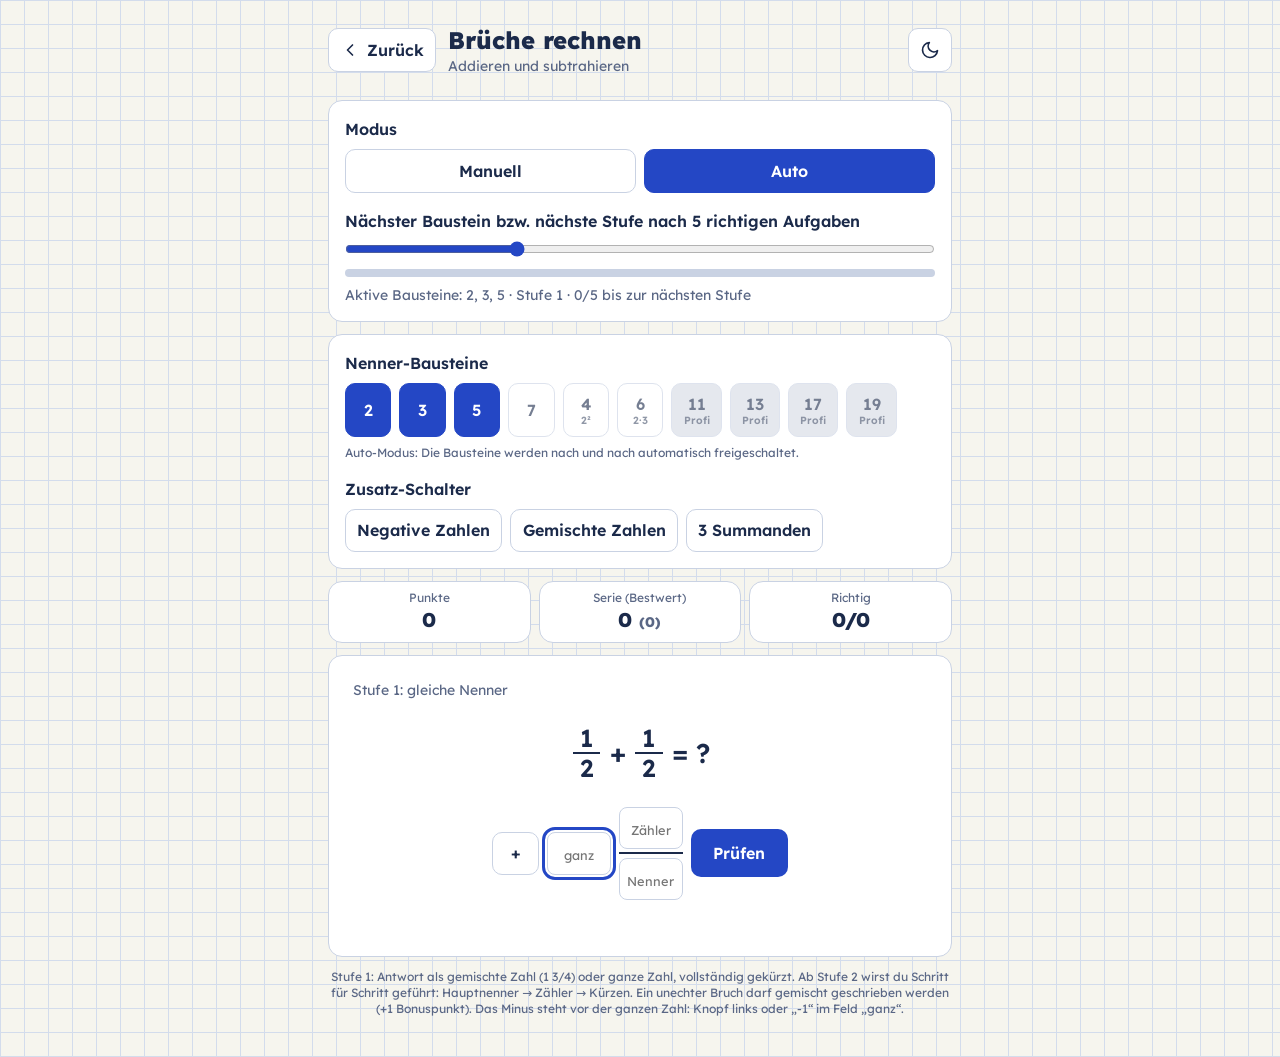
<file: brueche/addition/index.html>
<!DOCTYPE html>
<html lang="de">
<head>
<meta charset="utf-8">
<meta name="viewport" content="width=device-width, initial-scale=1, viewport-fit=cover">
<title>Brüche addieren &amp; subtrahieren</title>
<link rel="preconnect" href="https://fonts.googleapis.com">
<link href="https://fonts.googleapis.com/css2?family=Lexend:wght@400;600;800&display=swap" rel="stylesheet">

<!-- Zentrales Design (GitHub Pages, Unterordner) -->
<link rel="stylesheet" href="../../shared/style.css">
<script src="../../shared/components.js"></script>
<style>
/* App-spezifisch: geführter Rechenweg */
.chain{display:grid;gap:.4rem}
.chain:empty{display:none}
.chain-step{display:flex;flex-wrap:wrap;align-items:center;gap:.4rem;background:var(--soft);border-radius:var(--radius-sm);padding:.5rem .75rem;font-size:.95rem}
.chain-step .tag{color:var(--ok);font-weight:800}
.guide{display:grid;justify-items:center;gap:.6rem;border:1.5px dashed var(--acc);border-radius:var(--radius-sm);padding:.75rem}
.guide-title{font-weight:600;font-size:.95rem;text-align:center}
.chip.is-active:disabled{opacity:1}
.hint.is-ok{color:var(--ok)}
</style>
</head>
<body>
<app-header title="Brüche rechnen" subtitle="Addieren und subtrahieren" back-url="../../"></app-header>

<div class="app">

<app-mode-toolbar id="tb" show-tabs="false" show-mode="true" show-slider="true" mode="adaptive" threshold="5" label-adaptive="Auto" slider-text="Nächster Baustein bzw. nächste Stufe nach {n} richtigen Aufgaben"></app-mode-toolbar>

<section class="card pad stack">
  <div>
    <h2>Nenner-Bausteine</h2>
    <div id="bl" class="row"></div>
    <p id="bnote" class="mute xs note"></p>
  </div>
  <div>
    <h2>Zusatz-Schalter</h2>
    <div id="tg" class="row"></div>
  </div>
  <div id="manualBox"><h2>Stufe</h2><div id="lvls" class="grid-2"></div></div>
</section>

<section class="stats">
  <div class="card stat"><div class="mute xs">Punkte</div><div id="sScore" class="stat-value">0</div></div>
  <div class="card stat"><div class="mute xs">Serie (Bestwert)</div><div class="stat-value"><span id="sStreak">0</span> <span id="sBest" class="mute small">(0)</span></div></div>
  <div class="card stat"><div class="mute xs">Richtig</div><div id="sRate" class="stat-value">0/0</div></div>
</section>

<section class="card pad pad-lg stack" aria-live="polite">
  <div id="qMeta" class="mute small"></div>
  <div id="expr" class="expr"></div>
  <div id="chain" class="chain"></div>
  <div id="guide" class="guide hidden"><div id="gt" class="guide-title"></div><div id="gb" class="answer"></div></div>
  <div id="ans" class="answer">
    <button id="sg" class="chip" aria-label="Vorzeichen wechseln">+</button>
    <input id="iw" class="input" inputmode="numeric" placeholder="ganz" aria-label="Ganze Zahl">
    <div class="answer-frac"><input id="iz" class="input" inputmode="numeric" placeholder="Zähler" aria-label="Zähler"><div class="bar"></div><input id="in" class="input" inputmode="numeric" placeholder="Nenner" aria-label="Nenner"></div>
    <button id="chk" class="btn btn-primary">Prüfen</button>
  </div>
  <p id="hint" class="hint"></p>
  <div id="fb" class="feedback hidden"></div>
  <div id="steps" class="card steps-card hidden"></div>
  <div class="row"><button id="rw" class="btn btn-ghost hidden">Rechenweg anzeigen</button><button id="next" class="btn btn-primary hidden">Nächste Aufgabe</button></div>
</section>
<footer class="foot mute xs">Stufe 1: Antwort als gemischte Zahl (1 3/4) oder ganze Zahl, vollständig gekürzt. Ab Stufe 2 wirst du Schritt für Schritt geführt: Hauptnenner → Zähler → Kürzen. Ein unechter Bruch darf gemischt geschrieben werden (+1 Bonuspunkt). Das Minus steht vor der ganzen Zahl: Knopf links oder „-1“ im Feld „ganz“.</footer>
</div>

<script>
const BL=[2,3,5,7,4,6],PRO=[11,13,17,19],SUB={4:'2²',6:'2·3'},BASIS=[2,3,5];
const LV=['Gleichnamig','Vielfaches','Kopf-Bereich','Profi'],LD=['gleiche Nenner','ein Nenner ist ein Vielfaches des anderen','Hauptnenner im Kopf bestimmbar','Nebenrechnung nötig'];
// Auto-Modus: Reihenfolge der Freischaltungen (B = Nennerbaustein, L = Stufe)
const LAD=[['L',2],['B',4],['L',3],['B',7],['B',6],['L',4],['B',11],['B',13],['B',17],['B',19]];
const GUIDED_AB=2;       // geführte Schritte ab dieser Stufe
const FEHLER_ERLAUBT=0;  // Fehlversuche, ab denen eine geführte Aufgabe nicht als „richtig“ zählt
const S={bl:new Set(BASIS),neg:false,mix:false,three:false,mode:'adaptive',level:1,thr:5,score:0,streak:0,best:0,right:0,total:0,cnt:0,ai:0,wrong:0,bag:[],seen:[],q:null,done:false,sign:1};
const $=id=>document.getElementById(id);
const tb=$('tb');
const rnd=(a,b)=>Math.floor(Math.random()*(b-a+1))+a,pick=a=>a[rnd(0,a.length-1)];
const gcd=(a,b)=>b?gcd(b,a%b):Math.abs(a),lcm=(a,b)=>a/gcd(a,b)*b;
const M='−';
const hint=(m,w)=>{const h=$('hint');h.textContent=m;h.className='hint '+(w===2?'is-ok':w?'is-warn':'is-bad');};

// Kürzbarkeits-Quote: aus einem gemischten 3er-Beutel [kürzbar, nicht, nicht] ziehen → ca. 33 %
function wantRed(){if(!S.bag.length)S.bag=[true,false,false].sort(()=>Math.random()-.5);return S.bag.pop();}
function applyAuto(){S.bl=new Set(BASIS);S.level=1;LAD.slice(0,S.ai).forEach(([t,v])=>{if(t==='B')S.bl.add(v);else S.level=v;});}

function genDen(){
  const b=[...S.bl],cap=b.some(x=>x>=11)?130:72;
  for(let i=0;i<50;i++){let d=1;for(let j=rnd(1,2);j>0;j--)d*=pick(b);if(d>=2&&d<=cap)return d;}
  return pick(b);
}
const divs=D=>{const r=[];for(let i=2;i<D;i++)if(D%i===0&&[...S.bl].some(b=>i%b===0))r.push(i);return r;};
function densFor(L,k,t){
  if(L===1){const d=genDen();return Array(k).fill(d);}
  if(L===2){const D=genDen(),v=divs(D);if(!v.length)return null;
    const a=[D,pick(v)];while(a.length<k)a.push(pick(v.concat(D)));return a.sort(()=>Math.random()-.5);}
  return Array.from({length:k},genDen);
}
function numFor(d,L){
  const all=Array.from({length:d-1},(_,i)=>i+1),cop=all.filter(n=>gcd(n,d)===1),red=all.filter(n=>gcd(n,d)>1);
  if(L<=2)return pick(cop);
  return red.length&&Math.random()<.5?pick(red):pick(all);
}
function make(want){
  const L=S.level,k=S.three?3:2;
  for(let t=0;t<400;t++){
    const relax=t>=350,dens=densFor(L,k,t)||(relax?Array.from({length:k},genDen):null);if(!dens)continue;
    const mx=Math.max(...dens),Lc=dens.reduce((a,d)=>lcm(a,d),1),chain=Lc===mx;
    if(!relax&&L===2&&(!chain||dens.every(d=>d===mx)))continue;
    if(!relax&&L===3&&(chain||Lc>(t<250?40:400)))continue;
    if(!relax&&L===4&&(chain||Lc<(t<250?42:0)||Lc>(t<300?400:5000)))continue;
    const ts=dens.map(d=>({s:1,w:S.mix&&Math.random()<.6?rnd(1,4):0,n:numFor(d,L),d,v:''}));
    if(S.mix&&!ts.some(x=>x.w))pick(ts).w=rnd(1,4);
    ts.forEach((x,i)=>{if(Math.random()<.45&&(S.neg||i>0))x.s=-1;
      if(S.neg&&i>0){if(x.s<0&&Math.random()<.5)x.v='p';else if(x.s>0&&Math.random()<.25)x.v='m';}});
    const N=ts.reduce((a,x)=>a+x.s*(x.w*x.d+x.n)*(Lc/x.d),0);
    if(N===0||(!S.neg&&N<0))continue;
    if(t<300&&(gcd(Math.abs(N),Lc)>1)!==want)continue;   // Quote kürzbar / nicht kürzbar
    const key=ts.map(x=>`${x.s}:${x.w}:${x.n}/${x.d}`).sort().join('|');
    if(t<320&&S.seen.includes(key))continue;             // Wiederholung der letzten Aufgaben vermeiden
    S.seen.push(key);if(S.seen.length>6)S.seen.shift();
    return{ts,N,L:Lc,relax};
  }
  return{ts:[{s:1,w:0,n:1,d:2,v:''},{s:1,w:0,n:1,d:2,v:''}],N:2,L:2};
}
const fr=(n,d)=>`<span class="frac"><span>${n}</span><span>${d}</span></span>`;
const mixed=(w,n,d)=>`<span class="mixed">${w?`<b class="whole">${w}</b>`:''}${fr(n,d)}</span>`;
function exprHTML(ts){return ts.map((x,i)=>{const f=mixed(x.w,x.n,x.d);
  if(i===0)return x.s<0?`${M} ${f}`:f;
  if(x.v==='p')return `+ (${M}${f})`;if(x.v==='m')return `− (${M}${f})`;
  return `${x.s<0?M:'+'} ${f}`;}).join(' ')+' = ?';}
function resHTML(N,L){
  const g=gcd(N,L),n=Math.abs(N)/g,d=L/g,s=N<0?M:'',w=Math.floor(n/d),r=n%d;
  if(r===0)return `${s}${w}`;
  return `<span class="mixed">${s}${w?`<b class="whole">${w}</b>`:''}${fr(r,d)}</span>`;
}
// Komplett-Rechenweg (nur Stufe 1, dort ohne geführte Schritte)
function stepsHTML(q){
  const{ts,N,L}=q,g=gcd(N,L),n=Math.abs(N)/g,d=L/g,any=ts.some(x=>x.w);
  const sg=x=>x.s<0?M:'+';
  const imp=ts.map(x=>({s:x.s,n:x.w*x.d+x.n,d:x.d,f:L/x.d}));
  let h='<ol class="steps">';
  if(any)h+=`<li><b>Gemischte Zahlen umwandeln:</b> ${ts.map((x,i)=>x.w?`${mixed(x.w,x.n,x.d)} = ${fr(imp[i].n,x.d)}`:'').filter(Boolean).join(' &nbsp; ')}</li>`;
  h+=`<li><b>Hauptnenner:</b> ${ts.every(x=>x.d===ts[0].d)?`Alle Nenner sind gleich, also bleibt der Nenner ${L}.`:L===Math.max(...ts.map(x=>x.d))?`Der größte Nenner ${L} ist ein Vielfaches der anderen, also ist ${L} der Hauptnenner.`:`kgV(${ts.map(x=>x.d).join(', ')}) = ${L}`}</li>`;
  h+=`<li><b>Erweitern auf ${L}:</b> ${imp.map((x,i)=>`${i||x.s<0?sg(x)+' ':''}${fr(x.n,x.d)} = ${fr(x.n*x.f,L)}${x.f>1?` <small>(·${x.f})</small>`:''}`).join(' &nbsp; ')}</li>`;
  h+=`<li><b>Zähler zusammenfassen:</b> ${imp.map((x,i)=>`${i||x.s<0?sg(x)+' ':''}${x.n*x.f}`).join(' ')} = ${N} → ${fr(N<0?M+Math.abs(N):N,L)}</li>`;
  h+=g>1?`<li><b>Kürzen:</b> ggT(${Math.abs(N)}, ${L}) = ${g} → ${fr(N<0?M+n:n,d)}</li>`:`<li><b>Kürzen:</b> ggT(${Math.abs(N)}, ${L}) = 1, der Bruch ist schon gekürzt.</li>`;
  if(n>d&&d>1)h+=`<li><b>Als gemischte Zahl:</b> ${resHTML(N,L)}</li>`;
  return h+'</ol>';
}

/* ---------- Geführte Schritte (ab Stufe 2) ---------- */
const TT={imp:'Gemischte Zahlen in unechte Brüche umwandeln (Ganze · Nenner + Zähler).',
  frac:'Nur die Bruchteile auf den Hauptnenner erweitern – die Ganzen bleiben stehen.',
  ws:'Ganze und Zähler getrennt zusammenfassen (jeweils mit Vorzeichen).',
  common:'Auf gleichen Nenner bringen: Erweitere jeden Bruch auf den Hauptnenner.',
  sum:'Zähler addieren/subtrahieren: Bilde das Zwischenergebnis auf dem gemeinsamen Nenner (Zähler mit Vorzeichen).',
  reduce:'Ergebnis kürzen: Kürze den Bruch, wenn es geht – oder bestätige, dass er nicht kürzbar ist.'};
const fi=()=>`<span class="answer-frac"><input class="input" inputmode="numeric" autocomplete="off" aria-label="Zähler"><div class="bar"></div><input class="input" inputmode="numeric" autocomplete="off" aria-label="Nenner"></span>`;
const sn=n=>n<0?M+Math.abs(n):n;
function chainHTML(k){
  const q=S.q,{ts,N,L,g,rn,rd}=q,sg=x=>x.s<0?M:'+',im=x=>(x.w*x.d+x.n)*(L/x.d),rs=(N<0?M:'')+rn;
  const t=f=>ts.map((x,j)=>`${j||x.s<0?sg(x)+' ':''}${f(x)}`).join(' ');
  const W=ts.reduce((s,x)=>s+x.s*x.w,0),Z=ts.reduce((s,x)=>s+x.s*x.n*(L/x.d),0);
  return{imp:`<b>Unechte Brüche:</b> ${t(x=>fr(x.w*x.d+x.n,x.d))}`,
    frac:`<b>Bruchteile auf ${L}:</b> ${t(x=>mixed(x.w,x.n*(L/x.d),L))}`,
    ws:`<b>Getrennt zusammenfassen:</b> Ganze ${t(x=>x.w)} = ${sn(W)} · Zähler ${t(x=>x.n*(L/x.d))} = ${sn(Z)}`,
    common:`<b>Hauptnenner ${L}:</b> ${t(x=>fr(im(x),L))}`,
    sum:q.seq.includes('ws')?`<b>Zu einem Bruch:</b> ${sn(W)}·${L} + ${Z<0?'('+sn(Z)+')':Z} = ${sn(N)} → ${fr(sn(N),L)}`:`<b>Zähler zusammenfassen:</b> ${t(im)} = ${sn(N)} → ${fr(sn(N),L)}`,
    reduce:g>1?`<b>Kürzen:</b> ggT(${Math.abs(N)}, ${L}) = ${g} → ${fr(rs,rd)}`:`<b>Kürzen:</b> ggT(${Math.abs(N)}, ${L}) = 1 → schon gekürzt: ${fr(rs,rd)}`,
    mixed:`<b>Als ${rd===1?'ganze':'gemischte'} Zahl:</b> ${fr(rs,rd)} = ${resHTML(N,L)}`}[k];
}
function addChain(i,rev,note){const q=S.q,k=q.seq[i]||'mixed';
  $('chain').insertAdjacentHTML('beforeend',`<div class="chain-step"><span class="tag">✔ Schritt ${i+1}</span>${chainHTML(k)}${rev?' <small>(Lösung angezeigt)</small>':''}${note?` <small>(${note})</small>`:''}</div>`);}
function adv(rev){const q=S.q;addChain(q.st,rev);q.st++;q.se=0;guide();}
function miss(m,w){const q=S.q;q.err++;q.se++;
  if(q.se>=3){adv(true);hint('Nach drei Fehlversuchen wurde die Lösung dieses Schritts übernommen.',1);}else hint(m,w);}
function guide(){
  const q=S.q,g=$('guide'),gb=$('gb');$('hint').textContent='';g.classList.remove('hidden');
  if(!q.seq){   // Wegwahl bei gemischten Zahlen in der Angabe
    $('gt').textContent='In der Aufgabe stecken gemischte Zahlen. Wähle deinen Lösungsweg:';
    gb.innerHTML='<button class="btn btn-ghost" id="wa">Weg A: erst in unechte Brüche umwandeln</button><button class="btn btn-ghost" id="wb">Weg B: Ganze und Bruchteile getrennt</button>';
    $('wa').onclick=()=>{q.seq=['imp','common','sum','reduce'];guide();};
    $('wb').onclick=()=>{q.seq=['frac','ws','sum','reduce'];guide();};
    return;
  }
  const k=q.seq[q.st];
  if(!k){   // Endstufe: gemischte Zahl (Pflicht oder optional) bzw. ganze Zahl
    if(!q.mx&&!q.opt)return finish(true);
    $('gt').textContent=`Schritt ${q.seq.length+1} – `+(q.rd===1?'Ganze Zahl: Das Ergebnis ist eine ganze Zahl. Trage sie unten ein.':q.opt?'Optional (+1 Bonuspunkt): Schreibe das Ergebnis als gemischte Zahl – oder beende mit dem unechten Bruch. Das Minus steht vor der ganzen Zahl.':'Gemischte Zahl: Wandle den unechten Bruch um. Das Minus steht vor der ganzen Zahl.');
    gb.innerHTML=q.opt?'<button class="btn btn-ghost" id="gdone">Fertig – der unechte Bruch genügt</button>':'';
    if(q.opt)$('gdone').onclick=()=>finish(true);
    $('ans').classList.remove('hidden');$('iw').focus({preventScroll:true});return;
  }
  q.gs=1;q.g2=1;
  $('gt').textContent=`Schritt ${q.st+1} – `+(k==='sum'&&q.seq.includes('ws')?'Zu einem Bruch zusammenfassen: Ganze · Hauptnenner + Zähler ergibt den Zähler des Ergebnisbruchs.':TT[k]);
  const pre=(x,i)=>i||x.s<0?`<b>${x.s<0?M:'+'}</b>`:'',sb=id=>`<button class="chip" id="${id}" aria-label="Vorzeichen wechseln">+</button>`;
  let h;
  if(k==='imp')h=q.ts.map((x,i)=>pre(x,i)+(x.w?`${mixed(x.w,x.n,x.d)} = ${fi()}`:fr(x.n,x.d))).join('');
  else if(k==='frac')h=q.ts.map((x,i)=>pre(x,i)+(x.w?`<b class="whole">${x.w}</b>`:'')+fi()).join('');
  else if(k==='common')h=q.ts.map((x,i)=>pre(x,i)+fi()).join('');
  else if(k==='ws')h=sb('gsg')+'<input class="input" inputmode="numeric" autocomplete="off" aria-label="Ganze">'+sb('gsg2')+fi();
  else h=sb('gsg')+fi();
  const same=k==='common'&&q.ts.every(x=>x.d===q.ts[0].d)&&!q.ts.some(x=>x.w);
  gb.innerHTML=h+'<button class="btn btn-primary" id="gchk">Prüfen</button>'+(k==='reduce'?'<button class="btn btn-ghost" id="gno">Nicht kürzbar</button>':'')+(same?'<button class="btn btn-ghost" id="gtake">Nenner sind schon gleich – übernehmen</button>':'');
  $('gchk').onclick=()=>gcheck();
  [['gsg','gs'],['gsg2','g2']].forEach(([id,p])=>{const b=$(id);if(b)b.onclick=()=>{q[p]=-q[p];b.textContent=q[p]<0?M:'+';};});
  if($('gno'))$('gno').onclick=()=>gcheck(true);
  if($('gtake'))$('gtake').onclick=()=>adv();
  gb.querySelector('input').focus({preventScroll:true});
}
function gcheck(none){
  const q=S.q,k=q.seq&&q.seq[q.st];if(S.done||!k)return;
  if(k==='reduce'&&none===true)return q.g===1?adv():miss('Doch, es lässt sich noch kürzen: Zähler und Nenner haben noch einen gemeinsamen Teiler.');
  const v=[...$('gb').querySelectorAll('input')].map(i=>i.value.trim());
  if(v.some(s=>!/^\d+$/.test(s)))return hint('Bitte in alle Felder nur Ziffern eintragen (bei ganzen Zahlen: Nenner 1).');
  const a=v.map(Number),{ts,N,L}=q;
  if(k==='imp'){
    const m=ts.filter(x=>x.w);
    for(let j=0;j<m.length;j++){const x=m[j];
      if(a[2*j+1]!==x.d)return miss('Beim Umwandeln bleibt der Nenner gleich.');
      if(a[2*j]!==x.w*x.d+x.n)return miss(`Der Zähler stimmt nicht: Ganze · Nenner + Zähler, hier ${x.w} · ${x.d} + ${x.n}.`);}
    return adv();
  }
  if(k==='common'||k==='frac'){
    const ds=a.filter((_,i)=>i%2),ns=a.filter((_,i)=>!(i%2)),ex=x=>(k==='frac'?x.n:x.w*x.d+x.n)*(L/x.d);
    if(ds.includes(0))return hint('Ein Nenner darf nicht 0 sein.');
    if(new Set(ds).size>1)return miss('Alle Nenner müssen gleich sein – dafür erweiterst du die Brüche.');
    if(ds[0]!==L)return miss(ds[0]%L===0?'Das ist ein gemeinsamer Nenner, aber nicht der kleinste. Suche den Hauptnenner (kgV).':'Das ist noch kein gemeinsamer Nenner: Nicht bei jedem Bruch geht der alte Nenner darin auf.',1);
    const b=ts.findIndex((x,i)=>ns[i]!==ex(x));
    if(b>=0){const x=ts[b];return miss(`Der Zähler von Bruch ${b+1} stimmt nicht. ${x.w&&k==='common'&&!q.seq.includes('imp')?'Wandle die gemischte Zahl erst in einen unechten Bruch um. ':''}Erweiterungsfaktor: ${L/x.d}.`);}
    return adv();
  }
  if(k==='ws'){
    const W=ts.reduce((s,x)=>s+x.s*x.w,0),Z=ts.reduce((s,x)=>s+x.s*x.n*(L/x.d),0);
    if(a[2]!==L)return miss(`Der Nenner bleibt der Hauptnenner ${L}.`);
    if(q.gs*a[0]!==W)return miss('Die Ganzen stimmen nicht: Rechne Ganze mit Ganzen, mit Vorzeichen.');
    if(q.g2*a[1]!==Z)return miss('Die Zähler stimmen nicht: Addiere bzw. subtrahiere die erweiterten Zähler, mit Vorzeichen.');
    return adv();
  }
  const val=q.gs*a[0],d=a[1];
  if(!d)return hint('Der Nenner darf nicht 0 sein.');
  if(k==='sum'){
    if(d===L&&val===N)return adv();
    if(val*L===N*d){
      if(d>L)return miss(`Der Wert stimmt, aber bleib beim Hauptnenner ${L}.`,1);
      const full=d===q.rd;   // vorzeitig gekürzt: kein Fehler, sondern Lob
      addChain(q.st,0,'direkt gekürzt');q.st++;
      if(full){addChain(q.st,0,'schon gekürzt');q.st++;}
      q.se=0;guide();return hint('Clever gelöst – direkt gekürzt!'+(full?'':' Geht es noch weiter?'),2);
    }
    if(d!==L)return miss(`Beim Addieren und Subtrahieren bleibt der Nenner gleich: ${L}.`);
    return miss(Math.abs(val)===Math.abs(N)?'Der Betrag stimmt, aber das Vorzeichen nicht: Achte auf Plus und Minus vor den Brüchen.':'Der Zähler stimmt nicht: Addiere bzw. subtrahiere die erweiterten Zähler, wie es die Vorzeichen vorgeben.');
  }
  if(val*L!==N*d)return miss(Math.abs(val)*L===Math.abs(N)*d?'Der Betrag stimmt, aber das Vorzeichen nicht.':'Beim Kürzen darf sich der Wert nicht ändern: Teile Zähler und Nenner durch dieselbe Zahl.');
  if(d===q.rd)return adv();
  return miss(d>L?'Du sollst kürzen, nicht erweitern.':d===L?'Der Bruch ist noch nicht gekürzt – Zähler und Nenner haben noch einen gemeinsamen Teiler.':'Der Wert stimmt, aber der Bruch ist noch nicht vollständig gekürzt – geht es noch weiter?',1);
}

/* ---------- Aufgabe, Prüfung, Auswertung ---------- */
function newQ(){
  const q=S.q=make(wantRed());S.done=false;S.sign=1;
  q.gd=S.level>=GUIDED_AB;q.err=0;q.se=0;q.st=0;q.gs=1;q.g2=1;
  q.g=gcd(Math.abs(q.N),q.L);q.rn=Math.abs(q.N)/q.g;q.rd=q.L/q.g;
  q.imp=q.rn>q.rd;                       // unechter Bruch als Ergebnis
  q.opt=q.imp&&!S.mix;                   // gemischte Zahl optional (+1 Bonuspunkt)
  q.mx=q.rd===1||(q.imp&&S.mix);         // gemischte/ganze Zahl Pflicht
  q.seq=q.gd&&q.ts.some(x=>x.w)?null:['common','sum','reduce'];   // null = Wegwahl A/B
  $('qMeta').textContent=`Stufe ${S.level}: ${LD[S.level-1]}`+(S.three?' · 3 Summanden':'')+(q.gd?' · geführte Schritte':'')+(q.relax?' · mit diesen Bausteinen sind auf dieser Stufe nur einfachere Aufgaben möglich':'');
  $('expr').innerHTML=exprHTML(q.ts);$('chain').innerHTML='';
  ['iw','iz','in'].forEach(i=>{$(i).value='';$(i).disabled=false});$('sg').disabled=false;$('chk').disabled=false;
  $('sg').textContent='+';$('hint').textContent='';
  ['fb','steps','rw','next','guide'].forEach(i=>$(i).classList.add('hidden'));
  $('ans').classList.toggle('hidden',q.gd);
  if(q.gd)guide();else $('iw').focus({preventScroll:true});
}
function check(){   // Endantwort: Stufe 1 komplett, ab Stufe 2 nur Schritt 4
  if(S.done)return;const q=S.q;
  const wr=$('iw').value.trim().replace('−','-'),z=$('iz').value.trim(),n=$('in').value.trim();
  if(/[-−]/.test(z+n))return hint('Das Minus steht nur vor der ganzen Zahl (Knopf oder Feld „ganz“), nicht im Zähler oder Nenner.');
  const m=wr.match(/^(-?)(\d*)$/);
  if(!m||!/^\d*$/.test(z+n))return hint('Bitte nur Ziffern eingeben (ein Minus nur im Feld „ganz“).');
  const w=m[2];
  if(m[1]&&S.sign<0)return hint('Das Minus nur einmal angeben: mit dem Knopf oder im Feld „ganz“.');
  const sg=m[1]||S.sign<0?-1:1,zero=z!==''&&+z===0;
  if(!zero&&((z&&!n)||(!z&&n)))return hint('Gib Zähler und Nenner an.');
  if(!z&&!w)return hint('Trage eine Zahl ein.');
  if(z&&!zero&&+n===0)return hint('Der Nenner darf nicht 0 sein.');
  const W=+w||0,Z=zero?0:+z,D=z&&!zero?+n:1,val=sg*(W*D+Z),ok=val*q.L===q.N*D;
  if(ok&&Z>0){
    if(W>0&&Z>=D)return hint('Der Bruchteil muss kleiner als 1 sein – rechne ganze Zahlen zu den Ganzen.',true);
    if(gcd(Z,D)!==1)return hint('Der Wert stimmt, aber der Bruch ist noch nicht vollständig gekürzt.',true);
    if(W===0&&Z>=D&&(S.mix||D===1))return hint('Der Wert stimmt, aber wandle den unechten Bruch noch in eine gemischte Zahl (oder eine ganze Zahl) um!',true);
  }
  if(q.gd&&!ok){q.err++;q.se++;
    if(q.se>=3)return finish(false);
    return hint('Das ist nicht derselbe Wert. Teile den Zähler durch den Nenner: Der Quotient ist die ganze Zahl, der Rest der neue Zähler.');}
  $('hint').textContent='';finish(ok,ok&&q.opt&&W>0&&Z>0);
}
function finish(fin,bonus){   // fin = Endergebnis erreicht (richtig eingegeben bzw. alle Schritte geschafft)
  const q=S.q;S.done=true;S.total++;let msg='';
  if(q.gd&&(q.mx||bonus))addChain(q.seq.length,!fin);
  const ok=fin&&(!q.gd||q.err<=FEHLER_ERLAUBT);
  if(ok){S.right++;S.streak++;S.best=Math.max(S.best,S.streak);S.score+=10+(S.level-1)*5+Math.min(S.streak-1,5)*2;S.wrong=0;
    if(bonus){S.score++;msg='+1 Bonuspunkt: Super, als gemischte Zahl geschrieben! ';}
    if(S.mode==='adaptive'){S.cnt++;
      if(S.cnt>=S.thr){
        if(S.ai<LAD.length){const[t,v]=LAD[S.ai];S.ai++;S.cnt=0;applyAuto();msg+=t==='B'?`Neuer Nennerbaustein freigeschaltet: ${v}!`:`Aufstieg: weiter mit Stufe ${v}.`;}
        else{S.cnt=S.thr;msg+='Alle Bausteine und Stufen freigeschaltet – stark!';}}}
  }else{S.streak=0;S.wrong++;
    if(S.mode==='adaptive'&&S.wrong>=2&&S.ai>0){S.ai--;S.cnt=0;S.wrong=0;applyAuto();msg='Zwei Fehler in Folge: ein Schritt zurück.';}}
  ['iw','iz','in'].forEach(i=>$(i).disabled=true);$('sg').disabled=true;$('chk').disabled=true;$('guide').classList.add('hidden');
  const part=fin&&q.gd&&!ok,fb=$('fb');fb.className='feedback feedback--'+(ok?'ok':part?'hint':'bad');
  const res=q.opt?(q.N<0?M:'')+fr(q.rn,q.rd)+' = '+resHTML(q.N,q.L):resHTML(q.N,q.L);
  fb.innerHTML=`<div class="fb-title">${ok?'✔ Richtig!':part?'Gelöst – aber mit Fehlversuchen, das zählt nicht als richtig.':'✘ Leider falsch.'}</div><div class="fb-result">Ergebnis: <span class="expr expr--sm">${res}</span></div>`+(msg?`<p class="fb-note">${msg}</p>`:'');
  if(!q.gd){$('steps').innerHTML=stepsHTML(q);$('rw').textContent='Rechenweg anzeigen';$('rw').classList.remove('hidden');}
  $('next').classList.remove('hidden');$('next').focus();
  cfg();
}
function autoInfo(){
  const act=[...S.bl].sort((a,b)=>a-b).join(', ');
  if(S.ai>=LAD.length)return `Alles freigeschaltet · aktive Bausteine: ${act} · Stufe ${S.level}`;
  return `Aktive Bausteine: ${act} · Stufe ${S.level} · ${S.cnt}/${S.thr} bis ${LAD[S.ai][0]==='B'?'zum nächsten Baustein':'zur nächsten Stufe'}`;
}
function stats(){
  try{localStorage.setItem('bz',JSON.stringify({s:S.score,b:S.best,r:S.right,t:S.total}))}catch(e){}
  $('sScore').textContent=S.score;$('sStreak').textContent=S.streak;$('sBest').textContent=`(${S.best})`;$('sRate').textContent=`${S.right}/${S.total}`;
  const auto=S.mode==='adaptive';
  tb.setProgress(auto?S.cnt:0,auto?autoInfo():'');
}
function cfg(){
  const auto=S.mode==='adaptive';
  const chip=(d,on,pro,sub)=>`<button class="chip${pro?' chip--pro':''}${on?' is-active':''}" aria-pressed="${on}" data-b="${d}">${d}${sub?`<small>${sub}</small>`:''}</button>`;
  $('bl').innerHTML=BL.map(d=>chip(d,S.bl.has(d),false,SUB[d]||'')).join('')+PRO.map(d=>chip(d,S.bl.has(d),true,'Profi')).join('');
  $('bl').querySelectorAll('button').forEach(b=>{b.disabled=auto;b.onclick=()=>{const d=+b.dataset.b;
    if(S.bl.has(d)){if(S.bl.size>1)S.bl.delete(d);}else S.bl.add(d);S.seen=[];cfg();if(!S.done)newQ();};});
  $('bnote').textContent=auto?'Auto-Modus: Die Bausteine werden nach und nach automatisch freigeschaltet.':'Nenner entstehen aus ein bis zwei Bausteinen, z. B. 4·7 = 28 oder 6·5 = 30.';
  const T=[['neg','Negative Zahlen'],['mix','Gemischte Zahlen'],['three','3 Summanden']];
  $('tg').innerHTML=T.map(([k,l])=>`<button class="chip${S[k]?' is-active':''}" aria-pressed="${S[k]}" data-t="${k}">${l}</button>`).join('');
  $('tg').querySelectorAll('button').forEach(b=>b.onclick=()=>{S[b.dataset.t]=!S[b.dataset.t];S.seen=[];cfg();if(!S.done)newQ();});
  $('manualBox').classList.toggle('hidden',S.mode!=='manual');
  $('lvls').innerHTML=LV.map((l,i)=>`<button class="chip${S.level===i+1?' is-active':''}" data-l="${i+1}">Stufe ${i+1}: ${l}</button>`).join('');
  $('lvls').querySelectorAll('button').forEach(b=>b.onclick=()=>{S.level=+b.dataset.l;S.seen=[];cfg();newQ();});
  stats();
}
function setMode(m){S.mode=m;S.cnt=0;S.wrong=0;S.seen=[];if(m==='adaptive'){S.ai=0;applyAuto();}cfg();newQ();}
tb.addEventListener('modechange',e=>setMode(e.detail.mode));
tb.addEventListener('thresholdchange',e=>{S.thr=e.detail.value;stats();});
$('sg').onclick=()=>{S.sign=-S.sign;$('sg').textContent=S.sign<0?M:'+';};
$('chk').onclick=check;
$('rw').onclick=()=>{const h=$('steps').classList.toggle('hidden');$('rw').textContent=h?'Rechenweg anzeigen':'Rechenweg ausblenden';};
$('next').onclick=newQ;
document.addEventListener('keydown',e=>{if(e.key!=='Enter')return;e.preventDefault();
  if(S.done)newQ();else if(S.q.gd&&!(S.q.seq&&!S.q.seq[S.q.st]))gcheck();else check();});
try{const o=JSON.parse(localStorage.getItem('bz')||'null');if(o){S.score=o.s|0;S.best=o.b|0;S.right=o.r|0;S.total=o.t|0;}}catch(e){}
S.thr=tb.threshold;
cfg();newQ();
</script>
</body>
</html>
</file>
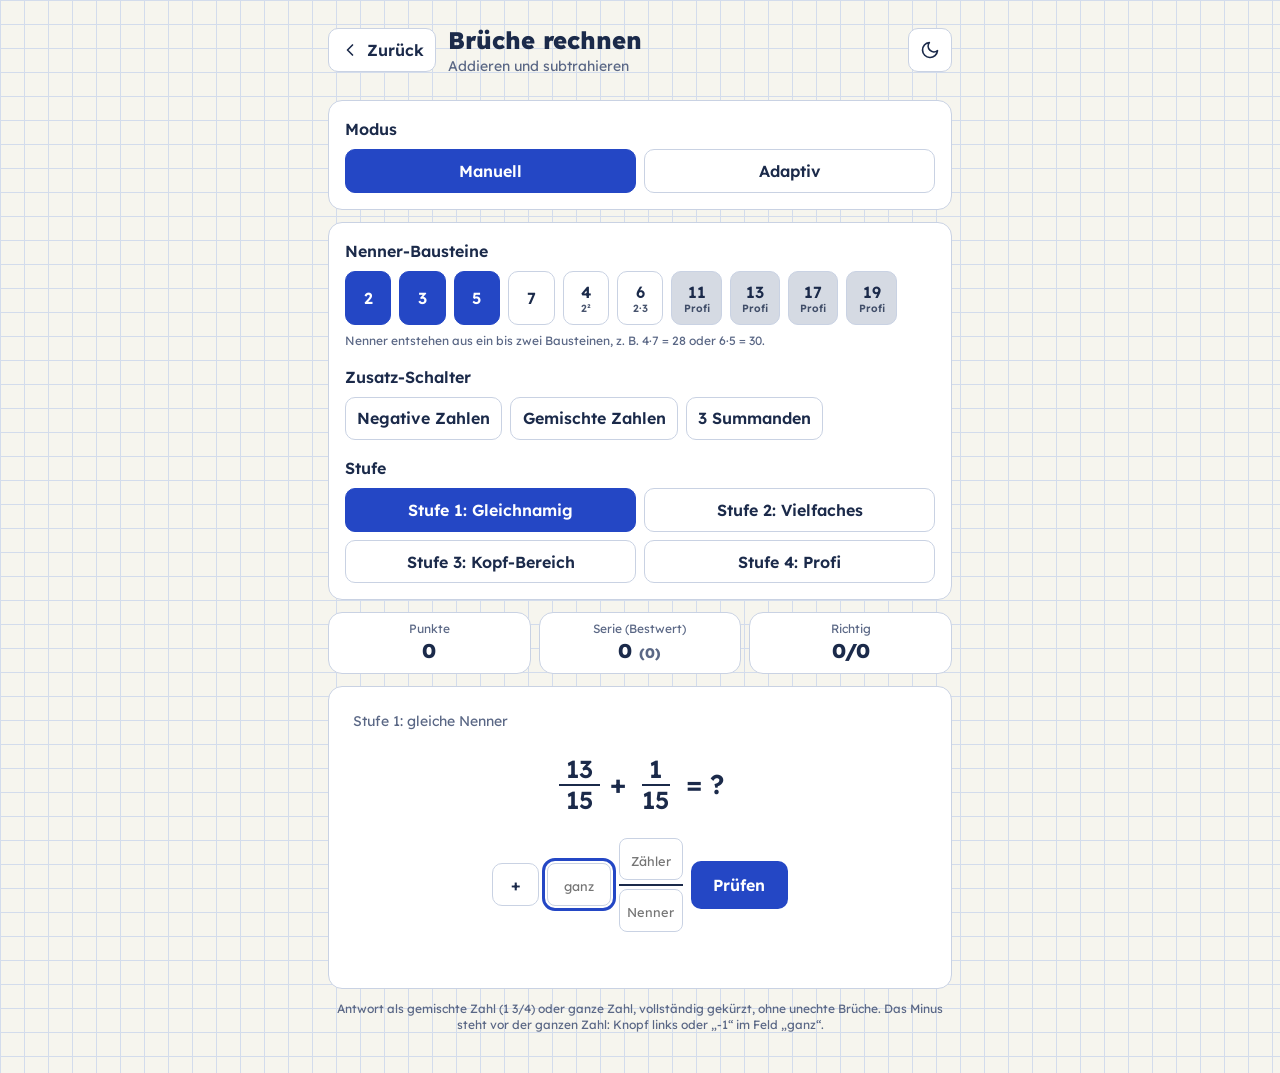
<file: brueche/addjs/index.html>
<!DOCTYPE html>
<html lang="de">
<head>
<meta charset="utf-8">
<meta name="viewport" content="width=device-width, initial-scale=1, viewport-fit=cover">
<title>Brüche addieren &amp; subtrahieren</title>
<link rel="preconnect" href="https://fonts.googleapis.com">
<link href="https://fonts.googleapis.com/css2?family=Lexend:wght@400;600;800&display=swap" rel="stylesheet">

<!-- Zentrales Design (GitHub Pages, Unterordner) -->
<link rel="stylesheet" href="../../shared/style.css">
<script src="../../shared/components.js"></script>

</head>
<body>
<app-header title="Brüche rechnen" subtitle="Addieren und subtrahieren" back-url="../../"></app-header>

<div class="app">

<app-mode-toolbar id="tb" show-tabs="false" show-mode="true" show-slider="true" mode="manual" threshold="5"></app-mode-toolbar>

<section class="card pad stack">
  <div>
    <h2>Nenner-Bausteine</h2>
    <div id="bl" class="row"></div>
    <p class="mute xs note">Nenner entstehen aus ein bis zwei Bausteinen, z. B. 4·7 = 28 oder 6·5 = 30.</p>
  </div>
  <div>
    <h2>Zusatz-Schalter</h2>
    <div id="tg" class="row"></div>
  </div>
  <div id="manualBox"><h2>Stufe</h2><div id="lvls" class="grid-2"></div></div>
</section>

<section class="stats">
  <div class="card stat"><div class="mute xs">Punkte</div><div id="sScore" class="stat-value">0</div></div>
  <div class="card stat"><div class="mute xs">Serie (Bestwert)</div><div class="stat-value"><span id="sStreak">0</span> <span id="sBest" class="mute small">(0)</span></div></div>
  <div class="card stat"><div class="mute xs">Richtig</div><div id="sRate" class="stat-value">0/0</div></div>
</section>

<section class="card pad pad-lg stack" aria-live="polite">
  <div id="qMeta" class="mute small"></div>
  <div id="expr" class="expr"></div>
  <div id="ans" class="answer">
    <button id="sg" class="chip" aria-label="Vorzeichen wechseln">+</button>
    <input id="iw" class="input" inputmode="numeric" placeholder="ganz" aria-label="Ganze Zahl">
    <div class="answer-frac"><input id="iz" class="input" inputmode="numeric" placeholder="Zähler" aria-label="Zähler"><div class="bar"></div><input id="in" class="input" inputmode="numeric" placeholder="Nenner" aria-label="Nenner"></div>
    <button id="chk" class="btn btn-primary">Prüfen</button>
  </div>
  <p id="hint" class="hint"></p>
  <div id="fb" class="feedback hidden"></div>
  <div id="steps" class="card steps-card hidden"></div>
  <div class="row"><button id="rw" class="btn btn-ghost hidden">Rechenweg anzeigen</button><button id="next" class="btn btn-primary hidden">Nächste Aufgabe</button></div>
</section>
<footer class="foot mute xs">Antwort als gemischte Zahl (1 3/4) oder ganze Zahl, vollständig gekürzt, ohne unechte Brüche. Das Minus steht vor der ganzen Zahl: Knopf links oder „-1“ im Feld „ganz“.</footer>
</div>

<script>
const BL=[2,3,5,7,4,6],PRO=[11,13,17,19],SUB={4:'2²',6:'2·3'};
const LV=['Gleichnamig','Vielfaches','Kopf-Bereich','Profi'],LD=['gleiche Nenner','ein Nenner ist ein Vielfaches des anderen','Hauptnenner im Kopf bestimmbar','Nebenrechnung nötig'];
const S={bl:new Set([2,3,5]),neg:false,mix:false,three:false,mode:'manual',level:1,thr:5,score:0,streak:0,best:0,right:0,total:0,run:0,wrong:0,q:null,done:false,sign:1};
const $=id=>document.getElementById(id);
const tb=$('tb');
const rnd=(a,b)=>Math.floor(Math.random()*(b-a+1))+a,pick=a=>a[rnd(0,a.length-1)];
const gcd=(a,b)=>b?gcd(b,a%b):Math.abs(a),lcm=(a,b)=>a/gcd(a,b)*b;
const M='−';

function genDen(){
  const b=[...S.bl],cap=b.some(x=>x>=11)?130:72;
  for(let i=0;i<50;i++){let d=1;for(let j=rnd(1,2);j>0;j--)d*=pick(b);if(d>=2&&d<=cap)return d;}
  return pick(b);
}
const divs=D=>{const r=[];for(let i=2;i<D;i++)if(D%i===0&&[...S.bl].some(b=>i%b===0))r.push(i);return r;};
function densFor(L,k,t){
  if(L===1){const d=genDen();return Array(k).fill(d);}
  if(L===2){const D=genDen(),v=divs(D);if(!v.length)return null;
    const a=[D,pick(v)];while(a.length<k)a.push(pick(v.concat(D)));return a.sort(()=>Math.random()-.5);}
  return Array.from({length:k},genDen);
}
function numFor(d,L){
  const all=Array.from({length:d-1},(_,i)=>i+1),cop=all.filter(n=>gcd(n,d)===1),red=all.filter(n=>gcd(n,d)>1);
  if(L<=2)return pick(cop);
  return red.length&&Math.random()<.5?pick(red):pick(all);
}
function make(){
  const L=S.level,k=S.three?3:2;
  for(let t=0;t<400;t++){
    const relax=t>=350,dens=densFor(L,k,t)||(relax?Array.from({length:k},genDen):null);if(!dens)continue;
    const mx=Math.max(...dens),Lc=dens.reduce((a,d)=>lcm(a,d),1),chain=Lc===mx;
    if(!relax&&L===2&&(!chain||dens.every(d=>d===mx)))continue;
    if(!relax&&L===3&&(chain||Lc>(t<250?40:400)))continue;
    if(!relax&&L===4&&(chain||Lc<(t<250?42:0)||Lc>(t<300?400:5000)))continue;
    const ts=dens.map(d=>({s:1,w:S.mix&&Math.random()<.6?rnd(1,4):0,n:numFor(d,L),d,v:''}));
    if(S.mix&&!ts.some(x=>x.w))pick(ts).w=rnd(1,4);
    ts.forEach((x,i)=>{if(Math.random()<.45&&(S.neg||i>0))x.s=-1;
      if(S.neg&&i>0){if(x.s<0&&Math.random()<.5)x.v='p';else if(x.s>0&&Math.random()<.25)x.v='m';}});
    const N=ts.reduce((a,x)=>a+x.s*(x.w*x.d+x.n)*(Lc/x.d),0);
    if(N===0||(!S.neg&&N<0))continue;
    return{ts,N,L:Lc,relax};
  }
  return{ts:[{s:1,w:0,n:1,d:2,v:''},{s:1,w:0,n:1,d:2,v:''}],N:2,L:2};
}
const fr=(n,d)=>`<span class="frac"><span>${n}</span><span>${d}</span></span>`;
const mixed=(w,n,d)=>`<span class="mixed">${w?`<b class="whole">${w}</b>`:''}${fr(n,d)}</span>`;
function exprHTML(ts){return ts.map((x,i)=>{const f=mixed(x.w,x.n,x.d);
  if(i===0)return x.s<0?`${M} ${f}`:f;
  if(x.v==='p')return `+ (${M}${f})`;if(x.v==='m')return `− (${M}${f})`;
  return `${x.s<0?M:'+'} ${f}`;}).join(' ')+' = ?';}
function resHTML(N,L){
  const g=gcd(N,L),n=Math.abs(N)/g,d=L/g,s=N<0?M:'',w=Math.floor(n/d),r=n%d;
  if(r===0)return `${s}${w}`;
  return `<span class="mixed">${s}${w?`<b class="whole">${w}</b>`:''}${fr(r,d)}</span>`;
}
function stepsHTML(q){
  const{ts,N,L}=q,g=gcd(N,L),n=Math.abs(N)/g,d=L/g,any=ts.some(x=>x.w);
  const sg=x=>x.s<0?M:'+';
  const imp=ts.map(x=>({s:x.s,n:x.w*x.d+x.n,d:x.d,f:L/x.d}));
  let h='<ol class="steps">';
  if(any)h+=`<li><b>Gemischte Zahlen umwandeln:</b> ${ts.map((x,i)=>x.w?`${mixed(x.w,x.n,x.d)} = ${fr(imp[i].n,x.d)}`:'').filter(Boolean).join(' &nbsp; ')}</li>`;
  h+=`<li><b>Hauptnenner:</b> ${ts.every(x=>x.d===ts[0].d)?`Alle Nenner sind gleich, also bleibt der Nenner ${L}.`:L===Math.max(...ts.map(x=>x.d))?`Der größte Nenner ${L} ist ein Vielfaches der anderen, also ist ${L} der Hauptnenner.`:`kgV(${ts.map(x=>x.d).join(', ')}) = ${L}`}</li>`;
  h+=`<li><b>Erweitern auf ${L}:</b> ${imp.map((x,i)=>`${i||x.s<0?sg(x)+' ':''}${fr(x.n,x.d)} = ${fr(x.n*x.f,L)}${x.f>1?` <small>(·${x.f})</small>`:''}`).join(' &nbsp; ')}</li>`;
  h+=`<li><b>Zähler zusammenfassen:</b> ${imp.map((x,i)=>`${i||x.s<0?sg(x)+' ':''}${x.n*x.f}`).join(' ')} = ${N} → ${fr(N<0?M+Math.abs(N):N,L)}</li>`;
  h+=g>1?`<li><b>Kürzen:</b> ggT(${Math.abs(N)}, ${L}) = ${g} → ${fr(N<0?M+n:n,d)}</li>`:`<li><b>Kürzen:</b> ggT(${Math.abs(N)}, ${L}) = 1, der Bruch ist schon gekürzt.</li>`;
  if(n>d&&d>1)h+=`<li><b>Als gemischte Zahl:</b> ${resHTML(N,L)}</li>`;
  return h+'</ol>';
}

function newQ(){
  S.q=make();S.done=false;S.sign=1;
  $('qMeta').textContent=`Stufe ${S.level}: ${LD[S.level-1]}`+(S.three?' · 3 Summanden':'')+(S.q.relax?' · mit diesen Bausteinen sind auf dieser Stufe nur einfachere Aufgaben möglich':'');
  $('expr').innerHTML=exprHTML(S.q.ts);
  ['iw','iz','in'].forEach(i=>{$(i).value='';$(i).disabled=false});$('sg').disabled=false;$('chk').disabled=false;
  $('sg').textContent='+';$('hint').textContent='';
  ['fb','steps','rw','next'].forEach(i=>$(i).classList.add('hidden'));
  $('iw').focus({preventScroll:true});
}
function check(){
  if(S.done)return;const q=S.q;
  const hint=(m,warn)=>{const h=$('hint');h.textContent=m;h.className='hint '+(warn?'is-warn':'is-bad');};
  const wr=$('iw').value.trim().replace('−','-'),z=$('iz').value.trim(),n=$('in').value.trim();
  if(/[-−]/.test(z+n))return hint('Das Minus steht nur vor der ganzen Zahl (Knopf oder Feld „ganz“), nicht im Zähler oder Nenner.');
  const m=wr.match(/^(-?)(\d*)$/);
  if(!m||!/^\d*$/.test(z+n))return hint('Bitte nur Ziffern eingeben (ein Minus nur im Feld „ganz“).');
  const w=m[2];
  if(m[1]&&S.sign<0)return hint('Das Minus nur einmal angeben: mit dem Knopf oder im Feld „ganz“.');
  const sg=m[1]||S.sign<0?-1:1,zero=z!==''&&+z===0;
  if(!zero&&((z&&!n)||(!z&&n)))return hint('Gib Zähler und Nenner an.');
  if(!z&&!w)return hint('Trage eine Zahl ein.');
  if(z&&!zero&&+n===0)return hint('Der Nenner darf nicht 0 sein.');
  const W=+w||0,Z=zero?0:+z,D=z&&!zero?+n:1,val=sg*(W*D+Z),ok=val*q.L===q.N*D;
  if(ok&&Z>0){
    if(Z>=D)return hint('Der Wert stimmt, aber wandle den unechten Bruch noch in eine gemischte Zahl (oder eine ganze Zahl) um!',true);
    if(gcd(Z,D)!==1)return hint('Der Wert stimmt, aber der Bruch ist noch nicht vollständig gekürzt.',true);
  }
  $('hint').textContent='';S.done=true;S.total++;let msg='';
  if(ok){S.right++;S.streak++;S.best=Math.max(S.best,S.streak);S.score+=10+(S.level-1)*5+Math.min(S.streak-1,5)*2;S.run++;S.wrong=0;
    if(S.mode==='adaptive'&&S.run>=S.thr){S.run=0;if(S.level<4){S.level++;msg=`Aufstieg: weiter mit Stufe ${S.level}.`;}else msg='Alle Stufen gemeistert – du bleibst auf Stufe 4.';}
  }else{S.streak=0;S.run=0;S.wrong++;
    if(S.mode==='adaptive'&&S.wrong>=2&&S.level>1){S.level--;S.wrong=0;msg=`Zwei Fehler in Folge: zurück zu Stufe ${S.level}.`;}}
  ['iw','iz','in'].forEach(i=>$(i).disabled=true);$('sg').disabled=true;$('chk').disabled=true;
  const fb=$('fb');fb.className='feedback feedback--'+(ok?'ok':'bad');
  fb.innerHTML=`<div class="fb-title">${ok?'✔ Richtig!':'✘ Leider falsch.'}</div><div class="fb-result">Ergebnis: <span class="expr expr--sm">${resHTML(q.N,q.L)}</span></div>`+(msg?`<p class="fb-note">${msg}</p>`:'');
  $('steps').innerHTML=stepsHTML(q);$('rw').textContent='Rechenweg anzeigen';
  $('rw').classList.remove('hidden');$('next').classList.remove('hidden');$('next').focus();
  stats();
}
function stats(){
  try{localStorage.setItem('bz',JSON.stringify({s:S.score,b:S.best,r:S.right,t:S.total}))}catch(e){}
  $('sScore').textContent=S.score;$('sStreak').textContent=S.streak;$('sBest').textContent=`(${S.best})`;$('sRate').textContent=`${S.right}/${S.total}`;
  tb.setProgress(S.mode==='adaptive'?S.run:0,`Aktuell Stufe ${S.level} – ${S.run} von ${S.thr} in Folge. Zwei Fehler in Folge: eine Stufe zurück.`);
}
function cfg(){
  const chip=(d,on,pro,sub)=>`<button class="chip${pro?' chip--pro':''}${on?' is-active':''}" aria-pressed="${on}" data-b="${d}">${d}${sub?`<small>${sub}</small>`:''}</button>`;
  $('bl').innerHTML=BL.map(d=>chip(d,S.bl.has(d),false,SUB[d]||'')).join('')+PRO.map(d=>chip(d,S.bl.has(d),true,'Profi')).join('');
  $('bl').querySelectorAll('button').forEach(b=>b.onclick=()=>{const d=+b.dataset.b;
    if(S.bl.has(d)){if(S.bl.size>1)S.bl.delete(d);}else S.bl.add(d);cfg();if(!S.done)newQ();});
  const T=[['neg','Negative Zahlen'],['mix','Gemischte Zahlen'],['three','3 Summanden']];
  $('tg').innerHTML=T.map(([k,l])=>`<button class="chip${S[k]?' is-active':''}" aria-pressed="${S[k]}" data-t="${k}">${l}</button>`).join('');
  $('tg').querySelectorAll('button').forEach(b=>b.onclick=()=>{S[b.dataset.t]=!S[b.dataset.t];cfg();if(!S.done)newQ();});
  $('manualBox').classList.toggle('hidden',S.mode!=='manual');
  $('lvls').innerHTML=LV.map((l,i)=>`<button class="chip${S.level===i+1?' is-active':''}" data-l="${i+1}">Stufe ${i+1}: ${l}</button>`).join('');
  $('lvls').querySelectorAll('button').forEach(b=>b.onclick=()=>{S.level=+b.dataset.l;cfg();newQ();});
  stats();
}
function setMode(m){S.mode=m;S.run=0;S.wrong=0;if(m==='adaptive')S.level=1;cfg();newQ();}
tb.addEventListener('modechange',e=>setMode(e.detail.mode));
tb.addEventListener('thresholdchange',e=>{S.thr=e.detail.value;S.run=Math.min(S.run,S.thr-1);stats();});
$('sg').onclick=()=>{S.sign=-S.sign;$('sg').textContent=S.sign<0?M:'+';};
$('chk').onclick=check;
$('rw').onclick=()=>{const h=$('steps').classList.toggle('hidden');$('rw').textContent=h?'Rechenweg anzeigen':'Rechenweg ausblenden';};
$('next').onclick=newQ;
document.addEventListener('keydown',e=>{if(e.key!=='Enter')return;e.preventDefault();S.done?newQ():check();});
try{const o=JSON.parse(localStorage.getItem('bz')||'null');if(o){S.score=o.s|0;S.best=o.b|0;S.right=o.r|0;S.total=o.t|0;}}catch(e){}
S.thr=tb.threshold;
cfg();newQ();
</script>
</body>
</html>
</file>
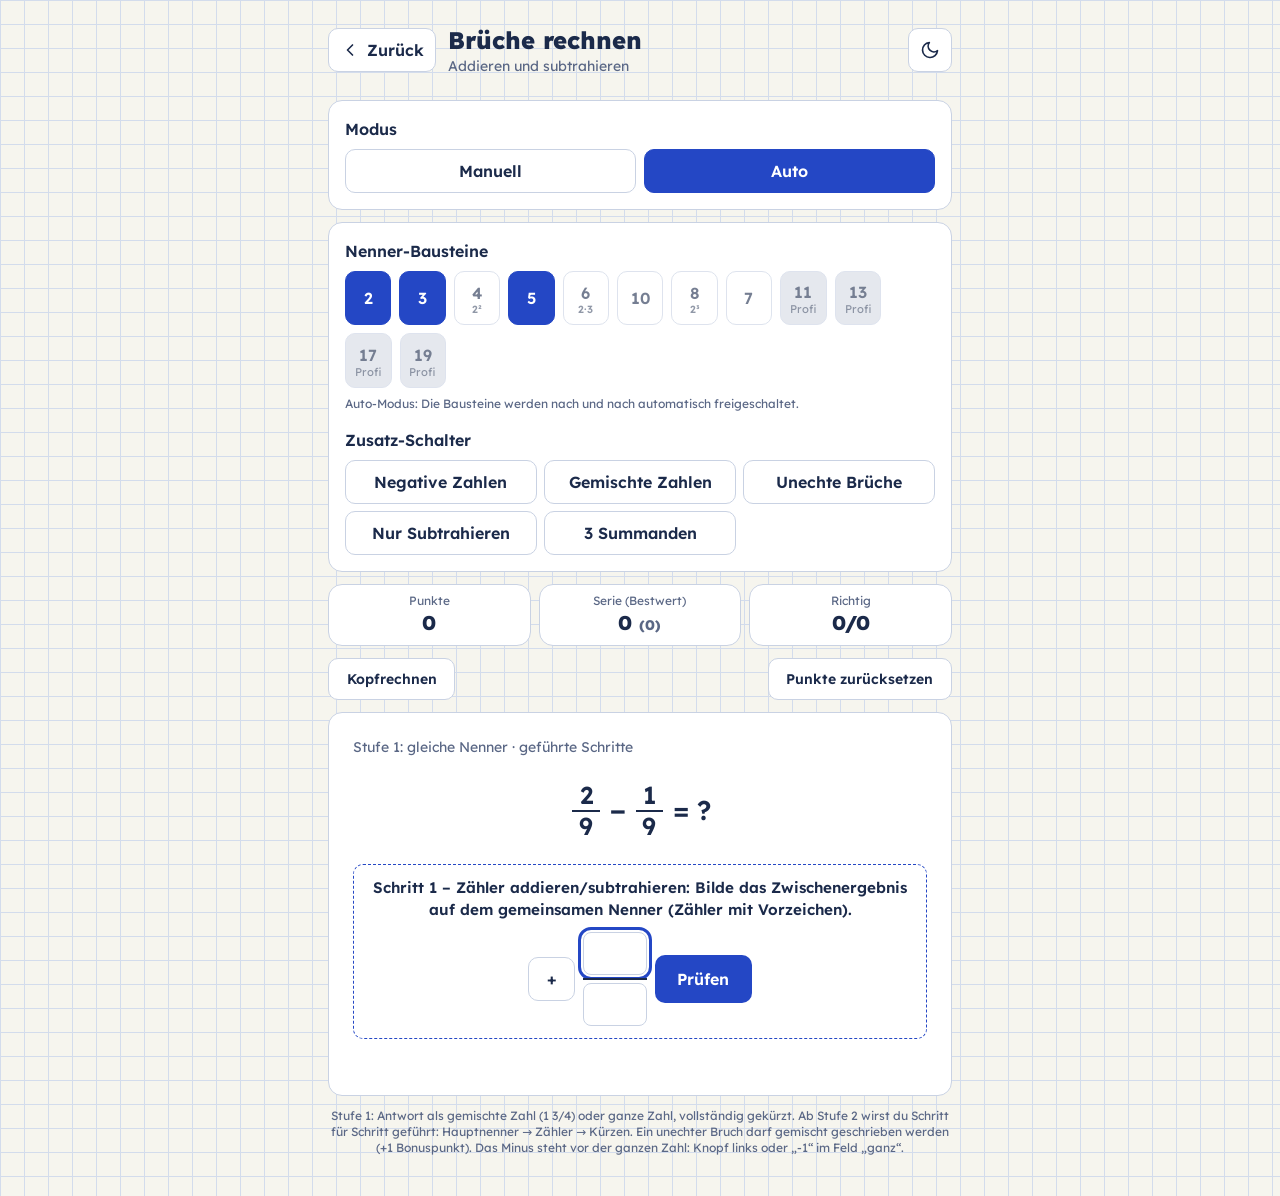
<file: brueche/addsub/index.html>
<!DOCTYPE html>
<html lang="de">
<head>
<meta charset="utf-8">
<meta name="viewport" content="width=device-width, initial-scale=1, viewport-fit=cover">
<title>Brüche addieren &amp; subtrahieren</title>
<link rel="preconnect" href="https://fonts.googleapis.com">
<link rel="preconnect" href="https://fonts.gstatic.com" crossorigin>
<link href="https://fonts.googleapis.com/css2?family=Lexend:wght@400;600;800&display=swap" rel="stylesheet">

<!-- Zentrales Design (GitHub Pages, Unterordner) -->
<link rel="stylesheet" href="../../shared/style.css?v=2026-11-20">
<script src="../../shared/components.js?v=2026-11-20"></script>
<style>
/* App-spezifisch (alles Übrige liegt in shared/style.css) */
#bl .chip--pro{min-width:0;width:auto;flex:0 0 auto;padding-inline:.55rem;white-space:nowrap}
#bl .chip--pro small{font-weight:400;letter-spacing:0;font-size:.7em;line-height:1}
</style>
</head>
<body>
<app-header title="Brüche rechnen" subtitle="Addieren und subtrahieren" back-url="../../"></app-header>

<div class="app">

<app-mode-toolbar id="tb" show-tabs="false" show-mode="true" show-slider="true" mode="adaptive" threshold="5" label-adaptive="Auto" collapsible-auto slider-text="Nächster Baustein bzw. nächste Stufe nach {n} richtigen Aufgaben"></app-mode-toolbar>

<section class="card pad stack">
  <div>
    <h2>Nenner-Bausteine</h2>
    <div id="bl" class="row"></div>
    <p id="bnote" class="mute xs note"></p>
  </div>
  <div>
    <h2>Zusatz-Schalter</h2>
    <div id="tg" class="row switch-grid"></div>
  </div>
  <div id="manualBox"><h2>Stufe</h2><div id="lvls" class="grid-2"></div></div>
</section>

<section class="stats">
  <div class="card stat"><div class="mute xs">Punkte</div><div id="sScore" class="stat-value">0</div></div>
  <div class="card stat"><div class="mute xs">Serie (Bestwert)</div><div class="stat-value"><span id="sStreak">0</span> <span id="sBest" class="mute small">(0)</span></div></div>
  <div class="card stat"><div class="mute xs">Richtig</div><div id="sRate" class="stat-value">0/0</div></div>
</section>
<div class="score-actions"><button id="mentalBtn" type="button" class="btn btn-ghost small" aria-pressed="false">Kopfrechnen</button><button id="resetScore" type="button" class="btn btn-ghost small">Punkte zurücksetzen</button></div>

<section class="card pad pad-lg stack" aria-live="polite">
  <div id="qMeta" class="mute small"></div>
  <div id="expr" class="expr"></div>
  <div id="chain" class="chain"></div>
  <div id="guide" class="guide hidden"><div id="gt" class="guide-title"></div><div id="gb" class="answer"></div></div>
  <div id="ans" class="answer">
    <button id="sg" class="chip" aria-label="Vorzeichen wechseln">+</button>
    <input id="iw" class="input" inputmode="numeric" placeholder="ganz" aria-label="Ganze Zahl">
    <div class="answer-frac"><input id="iz" class="input" inputmode="numeric" placeholder="Zähler" aria-label="Zähler"><div class="bar"></div><input id="in" class="input" inputmode="numeric" placeholder="Nenner" aria-label="Nenner"></div>
    <button id="chk" class="btn btn-primary">Prüfen</button>
  </div>
  <p id="hint" class="hint"></p>
  <div id="fb" class="feedback hidden"></div>
  <div id="steps" class="card steps-card hidden"></div>
  <div class="row"><button id="rw" class="btn btn-ghost hidden">Rechenweg anzeigen</button><button id="next" class="btn btn-primary hidden">Nächste Aufgabe</button></div>
</section>
<footer class="foot mute xs">Stufe 1: Antwort als gemischte Zahl (1 3/4) oder ganze Zahl, vollständig gekürzt. Ab Stufe 2 wirst du Schritt für Schritt geführt: Hauptnenner → Zähler → Kürzen. Ein unechter Bruch darf gemischt geschrieben werden (+1 Bonuspunkt). Das Minus steht vor der ganzen Zahl: Knopf links oder „-1“ im Feld „ganz“.</footer>
</div>

<script>
const BL=[2,3,4,5,6,10,8,7],PRO=[11,13,17,19],SUB={4:'2²',6:'2·3',8:'2³'},BASIS=[2,3,5];
const LV=['Gleichnamig','Vielfaches','Kopf-Bereich','Profi'],LD=['gleiche Nenner','ein Nenner ist ein Vielfaches des anderen','Hauptnenner im Kopf bestimmbar','Nebenrechnung nötig'];
// Auto-Modus: Reihenfolge der Freischaltungen (B = Nennerbaustein, L = Stufe)
const LAD=[['L',2],['B',4],['L',3],['B',6],['B',10],['B',8],['B',7],['L',4],['B',11],['B',13],['B',17],['B',19]];
const GUIDED_AB=2;       // geführte Schritte ab dieser Stufe
const FEHLER_ERLAUBT=0;  // Fehlversuche, ab denen eine geführte Aufgabe nicht als „richtig“ zählt
const S={bl:new Set(BASIS),neg:false,mix:false,three:false,impIn:false,subOnly:false,mental:false,mode:'adaptive',level:1,thr:5,score:0,streak:0,best:0,right:0,total:0,cnt:0,ai:0,wrong:0,bag:[],seen:[],q:null,done:false,sign:1};
const $=id=>document.getElementById(id);
const tb=$('tb');
const rnd=(a,b)=>Math.floor(Math.random()*(b-a+1))+a,pick=a=>a[rnd(0,a.length-1)];
const gcd=(a,b)=>b?gcd(b,a%b):Math.abs(a),lcm=(a,b)=>a/gcd(a,b)*b;
const M='−';
const hint=(m,w)=>{const h=$('hint');h.textContent=m;h.className='hint '+(w===2?'is-ok':w?'is-warn':'is-bad');};

// Kürzbarkeits-Quote: aus einem gemischten 3er-Beutel [kürzbar, nicht, nicht] ziehen → ca. 33 %
function wantRed(){if(!S.bag.length)S.bag=[true,false,false].sort(()=>Math.random()-.5);return S.bag.pop();}
function applyAuto(){S.bl=new Set(BASIS);S.level=1;LAD.slice(0,S.ai).forEach(([t,v])=>{if(t==='B')S.bl.add(v);else S.level=v;});}

function genDen(){
  const b=[...S.bl],cap=b.some(x=>x>=11)?130:72;
  for(let i=0;i<50;i++){let d=1;for(let j=rnd(1,2);j>0;j--)d*=pick(b);if(d>=2&&d<=cap)return d;}
  return pick(b);
}
const divs=D=>{const r=[];for(let i=2;i<D;i++)if(D%i===0&&[...S.bl].some(b=>i%b===0))r.push(i);return r;};
function densFor(L,k,t){
  if(L===1){const d=genDen();return Array(k).fill(d);}
  if(L===2){const D=genDen(),v=divs(D);if(!v.length)return null;
    const a=[D,pick(v)];while(a.length<k)a.push(pick(v.concat(D)));return a.sort(()=>Math.random()-.5);}
  return Array.from({length:k},genDen);
}
function numFor(d,L,imp){
  if(imp){
    const all=[];for(let i=d+1;i<3*d;i++)if(i%d!==0)all.push(i);
    const cop=all.filter(n=>gcd(n,d)===1),red=all.filter(n=>gcd(n,d)>1);
    if(L<=2&&cop.length)return pick(cop);
    return red.length&&Math.random()<.5?pick(red):pick(all);
  }
  const all=Array.from({length:d-1},(_,i)=>i+1),cop=all.filter(n=>gcd(n,d)===1),red=all.filter(n=>gcd(n,d)>1);
  if(L<=2)return pick(cop);
  return red.length&&Math.random()<.5?pick(red):pick(all);
}
function make(want){
  const L=S.level,k=S.three?3:2;
  for(let t=0;t<400;t++){
    const relax=t>=350,dens=densFor(L,k,t)||(relax?Array.from({length:k},genDen):null);if(!dens)continue;
    const mx=Math.max(...dens),Lc=dens.reduce((a,d)=>lcm(a,d),1),chain=Lc===mx;
    if(!relax&&L===2&&(!chain||dens.every(d=>d===mx)))continue;
    if(!relax&&L===3&&(chain||Lc>(t<250?40:400)))continue;
    if(!relax&&L===4&&(chain||Lc<(t<250?42:0)||Lc>(t<300?400:5000)))continue;
    const ts=dens.map(d=>{
      const useMix=S.mix&&(!S.impIn||Math.random()<.5)&&Math.random()<.6;
      const useImp=!useMix&&S.impIn&&Math.random()<.75;
      return{s:1,w:useMix?rnd(1,4):0,n:numFor(d,L,useImp),d,v:''};
    });
    if(S.impIn&&!ts.some(x=>!x.w&&x.n>x.d)){const cand=ts.filter(x=>!x.w);const x=cand.length?pick(cand):pick(ts);x.w=0;x.n=numFor(x.d,L,true);}
    if(S.mix&&!ts.some(x=>x.w)){const cand=S.impIn?ts.filter(x=>x.n<x.d):ts;const x=cand.length?pick(cand):pick(ts);x.w=rnd(1,4);if(x.n>x.d)x.n=numFor(x.d,L,false);}
    ts.forEach((x,i)=>{
      if(S.subOnly){
        if(i===0){x.s=S.neg&&Math.random()<.35?-1:1;}
        else if(S.neg&&Math.random()<.3){x.s=1;x.v='m';}
        else{x.s=-1;}
      }else{
        if(Math.random()<.45&&(S.neg||i>0))x.s=-1;
        if(S.neg&&i>0){if(x.s<0&&Math.random()<.5)x.v='p';else if(x.s>0&&Math.random()<.25)x.v='m';}
      }
    });
    if(t>=250&&S.subOnly&&!S.neg&&k===3&&!S.mix&&!S.impIn){ts[0].n+=ts[0].d;}
    const N=ts.reduce((a,x)=>a+x.s*(x.w*x.d+x.n)*(Lc/x.d),0);
    if(N===0||(!S.neg&&N<0))continue;
    if(t<300&&(gcd(Math.abs(N),Lc)>1)!==want)continue;   // Quote kürzbar / nicht kürzbar
    const key=ts.map(x=>`${x.s}:${x.w}:${x.n}/${x.d}`).sort().join('|');
    if(t<320&&S.seen.includes(key))continue;             // Wiederholung der letzten Aufgaben vermeiden
    S.seen.push(key);if(S.seen.length>6)S.seen.shift();
    return{ts,N,L:Lc,relax};
  }
  return{ts:[{s:1,w:0,n:1,d:2,v:''},{s:1,w:0,n:1,d:2,v:''}],N:2,L:2};
}
const fr=(n,d)=>`<span class="frac"><span>${n}</span><span>${d}</span></span>`;
const mixed=(w,n,d)=>`<span class="mixed">${w?`<b class="whole">${w}</b>`:''}${fr(n,d)}</span>`;
function exprHTML(ts){return ts.map((x,i)=>{const f=mixed(x.w,x.n,x.d);
  if(i===0)return x.s<0?`${M} ${f}`:f;
  if(x.v==='p')return `+ (${M}${f})`;if(x.v==='m')return `− (${M}${f})`;
  return `${x.s<0?M:'+'} ${f}`;}).join(' ')+' = ?';}
function resHTML(N,L){
  const g=gcd(N,L),n=Math.abs(N)/g,d=L/g,s=N<0?M:'',w=Math.floor(n/d),r=n%d;
  if(r===0)return `${s}${w}`;
  return `<span class="mixed">${s}${w?`<b class="whole">${w}</b>`:''}${fr(r,d)}</span>`;
}
// Komplett-Rechenweg (nur Stufe 1, dort ohne geführte Schritte)
function stepsHTML(q){
  const{ts,N,L}=q,g=gcd(N,L),n=Math.abs(N)/g,d=L/g,any=ts.some(x=>x.w),isWs=q.seq&&q.seq.includes('ws');
  const sg=x=>x.s<0?M:'+',sn=v=>v<0?M+Math.abs(v):v;
  const imp=ts.map(x=>({s:x.s,n:x.w*x.d+x.n,d:x.d,f:L/x.d}));
  let h='<ol class="steps">';
  if(any&&isWs){
    const W=ts.reduce((s,x)=>s+x.s*x.w,0),Z=ts.reduce((s,x)=>s+x.s*x.n*(L/x.d),0);
    const mw=Math.floor(Math.abs(N)/L),mr=Math.abs(N)%L,ms=N<0?M:'';
    h+=`<li><b>Ganze und Bruchteile getrennt (Weg B):</b> Ganze ${ts.map((x,i)=>`${i||x.s<0?sg(x)+' ':''}${x.w}`).join(' ')} = ${sn(W)} · Bruchteile ${ts.map((x,i)=>`${i||x.s<0?sg(x)+' ':''}${fr(x.n*(L/x.d),L)}`).join(' ')} = ${fr(sn(Z),L)}</li>`;
    h+=`<li><b>Gemischte Zahl ermitteln:</b> ${mr===0?`${ms}${mw}`:`<span class="mixed">${ms}${mw?`<b class="whole">${mw}</b>`:''}${fr(mr,L)}</span>`}</li>`;
    if(q.seq.includes('to_imp')){const rw=Math.floor(n/d),rr=n%d;h+=`<li><b>Als Plus-Aufgabe in unechten Bruch verwandelt:</b> ${rw>0&&rr>0?`${N<0?`${M}(`:''}${rw} + ${fr(rr,d)}${N<0?')':''}`:`${N<0?M:''}${rw}`} = ${fr(N<0?M+n:n,d)}</li>`;}
  }else{
    if(any)h+=`<li><b>Gemischte Zahlen umwandeln (Weg A):</b> ${ts.map((x,i)=>x.w?`${mixed(x.w,x.n,x.d)} = ${fr(imp[i].n,x.d)}`:'').filter(Boolean).join(' &nbsp; ')}</li>`;
    h+=`<li><b>Hauptnenner:</b> ${ts.every(x=>x.d===ts[0].d)?`Alle Nenner sind gleich, also bleibt der Nenner ${L}.`:L===Math.max(...ts.map(x=>x.d))?`Der größte Nenner ${L} ist ein Vielfaches der anderen, also ist ${L} der Hauptnenner.`:`kgV(${ts.map(x=>x.d).join(', ')}) = ${L}`}</li>`;
    h+=`<li><b>Erweitern auf ${L}:</b> ${imp.map((x,i)=>`${i||x.s<0?sg(x)+' ':''}${fr(x.n,x.d)} = ${fr(x.n*x.f,L)}${x.f>1?` <small>(·${x.f})</small>`:''}`).join(' &nbsp; ')}</li>`;
    h+=`<li><b>Zähler zusammenfassen:</b> ${imp.map((x,i)=>`${i||x.s<0?sg(x)+' ':''}${x.n*x.f}`).join(' ')} = ${N} → ${fr(N<0?M+Math.abs(N):N,L)}</li>`;
  }
  h+=g>1?`<li><b>Kürzen:</b> ggT(${Math.abs(N)}, ${L}) = ${g} → ${fr(N<0?M+n:n,d)}</li>`:`<li><b>Kürzen:</b> ggT(${Math.abs(N)}, ${L}) = 1, der Bruch ist schon gekürzt.</li>`;
  if(n>d&&d>1)h+=`<li><b>Als gemischte Zahl:</b> ${resHTML(N,L)}</li>`;
  return h+'</ol>';
}

/* ---------- Geführte Schritte (ab Stufe 2) ---------- */
const TT={imp:'Gemischte Zahlen in unechte Brüche umwandeln (Ganze · Nenner + Zähler).',
  frac:'Nur die Bruchteile auf den Hauptnenner erweitern – die Ganzen bleiben stehen.',
  ws:'Ganze Zahlen und Bruchteile getrennt zusammenfassen (Zwischenergebnis aus ganzer Zahl und Bruch).',
  wb_mix:'Gemischte Zahl fertig ermitteln: Ganze und Bruchteil zu einer gemischten Zahl (oder ganzen Zahl) zusammenfassen.',
  to_imp:'Als Plus-Aufgabe in einen unechten Bruch verwandeln (Ganze + Bruchteil).',
  common:'Auf gleichen Nenner bringen: Erweitere jeden Bruch auf den Hauptnenner.',
  sum:'Zähler addieren/subtrahieren: Bilde das Zwischenergebnis auf dem gemeinsamen Nenner (Zähler mit Vorzeichen).',
  reduce:'Ergebnis kürzen: Kürze den Bruch, wenn es geht – oder bestätige, dass er nicht kürzbar ist.'};
const fi=(pz='',pn='')=>`<span class="answer-frac"><input class="input" inputmode="numeric" autocomplete="off" placeholder="${pz}" aria-label="Zähler"><div class="bar"></div><input class="input" inputmode="numeric" autocomplete="off" placeholder="${pn}" aria-label="Nenner"></span>`;
const sn=n=>n<0?M+Math.abs(n):n;
function chainHTML(k){
  const q=S.q,{ts,N,L,g,rn,rd}=q,sg=x=>x.s<0?M:'+',im=x=>(x.w*x.d+x.n)*(L/x.d),rs=(N<0?M:'')+rn;
  const t=f=>ts.map((x,j)=>`${j||x.s<0?sg(x)+' ':''}${f(x)}`).join(' ');
  const W=ts.reduce((s,x)=>s+x.s*x.w,0),Z=ts.reduce((s,x)=>s+x.s*x.n*(L/x.d),0);
  const mw=Math.floor(Math.abs(N)/L),mr=Math.abs(N)%L,ms=N<0?M:'';
  return{imp:`<b>Unechte Brüche:</b> ${t(x=>fr(x.w*x.d+x.n,x.d))}`,
    frac:`<b>Bruchteile auf ${L}:</b> ${t(x=>mixed(x.w,x.n*(L/x.d),L))}`,
    ws:`<b>Zwischenergebnis (Ganze &amp; Bruchteil):</b> <span class="mixed">${W<0?M:''}${Math.abs(W)}</span> ${((W>=0&&Z>=0)||(W<=0&&Z<=0))?'+':(Z<0?M:'+')} ${fr(Math.abs(Z),L)}`,
    wb_mix:`<b>Gemischte Zahl:</b> ${mr===0?`${ms}${mw}`:`<span class="mixed">${ms}${mw?`<b class="whole">${mw}</b>`:''}${fr(mr,L)}</span>`}`,
    to_imp:(()=>{const rw=Math.floor(rn/rd),rr=rn%rd;return`<b>Unechter Bruch:</b> ${rw>0&&rr>0?`${N<0?`${M}(`:''}${rw} + ${fr(rr,rd)}${N<0?')':''}`:`${N<0?M:''}${rw}`} = ${fr(rs,rd)}`;})(),
    common:`<b>Hauptnenner ${L}:</b> ${t(x=>fr(im(x),L))}`,
    sum:q.seq.includes('ws')?`<b>Zu einem Bruch:</b> ${sn(W)}·${L} + ${Z<0?'('+sn(Z)+')':Z} = ${sn(N)} → ${fr(sn(N),L)}`:`<b>Zähler zusammenfassen:</b> ${t(im)} = ${sn(N)} → ${fr(sn(N),L)}`,
    reduce:q.seq.includes('ws')?(g>1?`<b>Kürzen:</b> ggT(${Math.abs(N)}, ${L}) = ${g} → ${resHTML(N,L)}`:`<b>Kürzen:</b> ggT(${Math.abs(N)}, ${L}) = 1 → schon gekürzt: ${resHTML(N,L)}`):(g>1?`<b>Kürzen:</b> ggT(${Math.abs(N)}, ${L}) = ${g} → ${fr(rs,rd)}`:`<b>Kürzen:</b> ggT(${Math.abs(N)}, ${L}) = 1 → schon gekürzt: ${fr(rs,rd)}`),
    mixed:`<b>Als ${rd===1?'ganze':'gemischte'} Zahl:</b> ${fr(rs,rd)} = ${resHTML(N,L)}`}[k];
}
function addChain(i,rev,note){const q=S.q,k=q.seq[i]||'mixed',n2=note||(k==='to_imp'&&!rev?'+1 Bonuspunkt':'');
  $('chain').insertAdjacentHTML('beforeend',`<div class="chain-step"><span class="tag">✔ Schritt ${i+1}</span>${chainHTML(k)}${rev?' <small>(Lösung angezeigt)</small>':''}${n2?` <small>(${n2})</small>`:''}</div>`);}
function adv(rev){const q=S.q;addChain(q.st,rev);
  if(q.seq[q.st]==='to_imp'&&!rev)q.impBonus=true;
  if(q.seq.includes('ws')&&q.seq[q.st]==='reduce'&&q.imp&&q.rd>1){
    q.se=0;q.awaitImpChoice=true;
    $('hint').textContent='';
    $('gt').textContent=`Schritt ${q.st+1} erledigt – gemischte Zahl noch als Plus-Aufgabe in einen unechten Bruch verwandeln (+1 Bonuspunkt)?`;
    $('gb').innerHTML='<button class="btn btn-primary" id="wimp">In unechten Bruch verwandeln (+1 Bonuspunkt)</button><button class="btn btn-ghost" id="wskip">Fertig</button>';
    $('wimp').onclick=()=>{q.awaitImpChoice=false;q.seq.splice(q.st+1,0,'to_imp');q.st++;guide();};
    $('wskip').onclick=()=>{q.awaitImpChoice=false;q.st++;guide();};
    return;
  }
  q.st++;q.se=0;guide();}
function miss(m,w){const q=S.q;q.err++;q.se++;
  if(q.se>=3){adv(true);hint('Nach drei Fehlversuchen wurde die Lösung dieses Schritts übernommen.',1);}else hint(m,w);}
function guide(noFocus){
  const q=S.q,g=$('guide'),gb=$('gb');$('hint').textContent='';g.classList.remove('hidden');
  if(!q.seq){   // Wegwahl bei gemischten Zahlen in der Angabe
    $('ans').classList.add('hidden');
    $('gt').textContent='In der Aufgabe stecken gemischte Zahlen. Wähle deinen Lösungsweg:';
    gb.innerHTML='<button class="btn btn-ghost" id="wa">Weg A: erst in unechte Brüche umwandeln</button><button class="btn btn-ghost" id="wb">Weg B: Ganze und Bruchteile getrennt</button>';
    const afterPick=label=>{
      if(q.gd){guide();return;}
      g.classList.add('hidden');
      $('ans').classList.remove('hidden');
      hint(`Gewählt: ${label} – trage das Endergebnis unten ein.`,2);
      $('iw').focus({preventScroll:true});
    };
    $('wa').onclick=()=>{q.seq=S.level===1?['imp','sum','reduce']:['imp','common','sum','reduce'];afterPick('Weg A (unechte Brüche)');};
    $('wb').onclick=()=>{q.seq=S.level===1?['ws','wb_mix','reduce']:['frac','ws','wb_mix','reduce'];afterPick('Weg B (Ganze und Bruchteile getrennt)');};
    return;
  }
  const k=q.seq[q.st];
  if(!k){   // Endstufe: bei Weg B ist die gemischte Zahl (und ggf. Kürzen) bereits erledigt
    if(q.seq.includes('ws'))return finish(true,!!q.impBonus);
    if(!q.mx&&!q.opt)return finish(true);
    $('gt').textContent=`Schritt ${q.seq.length+1} – `+(q.rd===1?'Ganze Zahl: Das Ergebnis ist eine ganze Zahl. Trage sie unten ein.':q.opt?'Optional (+1 Bonuspunkt): Schreibe das Ergebnis als gemischte Zahl – oder beende mit dem unechten Bruch. Das Minus steht vor der ganzen Zahl.':'Gemischte Zahl: Wandle den unechten Bruch um. Das Minus steht vor der ganzen Zahl.');
    gb.innerHTML=q.opt?'<button class="btn btn-ghost" id="gdone">Fertig – der unechte Bruch genügt</button>':'';
    if(q.opt)$('gdone').onclick=()=>finish(true);
    $('ans').classList.remove('hidden');$('iw').focus({preventScroll:true});return;
  }
  $('ans').classList.add('hidden');q.gs=1;q.g2=1;
  $('gt').textContent=`Schritt ${q.st+1} – `+(k==='sum'&&q.seq.includes('ws')?'Zu einem Bruch zusammenfassen: Ganze · Hauptnenner + Zähler ergibt den Zähler des Ergebnisbruchs.':(k==='reduce'&&q.seq.includes('ws')?'Gemischte Zahl kürzen: Kürze den Bruchteil, wenn es geht – oder bestätige, dass er nicht kürzbar ist.':TT[k]));
  const pre=(x,i)=>i||x.s<0?`<b>${x.s<0?M:'+'}</b>`:'',sb=id=>`<button class="chip" id="${id}" aria-label="Vorzeichen wechseln">+</button>`;
  let h;
  if(k==='imp')h=q.ts.map((x,i)=>pre(x,i)+(x.w?`${mixed(x.w,x.n,x.d)} = ${fi()}`:fr(x.n,x.d))).join('');
  else if(k==='frac')h=q.ts.map((x,i)=>pre(x,i)+(x.w?`<b class="whole">${x.w}</b>`:'')+fi()).join('');
  else if(k==='common')h=q.ts.map((x,i)=>pre(x,i)+fi()).join('');
  else if(k==='ws')h=sb('gsg')+'<input class="input" inputmode="numeric" autocomplete="off" placeholder="ganz" aria-label="Ganze">'+sb('gsg2')+fi('Zähler','Nenner');
  else if(k==='wb_mix'||(k==='reduce'&&q.seq.includes('ws')))h=sb('gsg')+'<input class="input" inputmode="numeric" autocomplete="off" placeholder="ganz" aria-label="Ganze">'+fi('Zähler','Nenner');
  else if(k==='to_imp'){const rw=Math.floor(q.rn/q.rd),rr=q.rn%q.rd;const plusStr=rw>0&&rr>0?`${q.N<0?`${M}(`:''}<b class="whole">${rw}</b> + ${fr(rr,q.rd)}${q.N<0?')':''}`:`${q.N<0?M:''}<b class="whole">${rw}</b>`;h=`${plusStr} = `+sb('gsg')+fi('Zähler','Nenner');}
  else h=sb('gsg')+fi();
  const same=k==='common'&&q.ts.every(x=>x.d===q.ts[0].d)&&!q.ts.some(x=>x.w);
  gb.innerHTML=h+'<button class="btn btn-primary" id="gchk">Prüfen</button>'+(k==='reduce'?'<button class="btn btn-ghost" id="gno">Nicht kürzbar</button>':'')+(same?'<button class="btn btn-ghost" id="gtake">Nenner sind schon gleich – übernehmen</button>':'');
  $('gchk').onclick=()=>gcheck();
  [['gsg','gs'],['gsg2','g2']].forEach(([id,p])=>{const b=$(id);if(b)b.onclick=()=>{q[p]=-q[p];b.textContent=q[p]<0?M:'+';};});
  if($('gno'))$('gno').onclick=()=>gcheck(true);
  if($('gtake'))$('gtake').onclick=()=>adv();
  if(!noFocus)gb.querySelector('input').focus({preventScroll:true});
}
function gcheck(none){
  const q=S.q,k=q.seq&&q.seq[q.st];if(S.done||!k||q.awaitImpChoice)return;
  if(k==='reduce'&&none===true)return q.g===1?adv():miss('Doch, es lässt sich noch kürzen: Zähler und Nenner haben noch einen gemeinsamen Teiler.');
  const v=[...$('gb').querySelectorAll('input')].map(i=>i.value.trim());
  if(k==='wb_mix'||(k==='reduce'&&q.seq.includes('ws'))){
    if(!/^\d*$/.test(v.join('')))return hint('Bitte nur Ziffern eintragen.');
    const w=v[0]?+v[0]:0,z=v[1]?+v[1]:0,d=v[2]?+v[2]:1;
    if(!v[0]&&!v[1])return hint('Gib eine ganze Zahl und/oder einen Bruch an.');
    if(v[1]&&!v[2])return hint('Gib zum Zähler auch den Nenner an.');
    if(!v[1]&&v[2])return hint('Gib zum Nenner auch den Zähler an (oder lass beide Felder leer).');
    if(v[2]&&!d)return hint('Der Nenner darf nicht 0 sein.');
    if(v[1]&&z>=d)return hint(w>0?'Der Bruchteil der gemischten Zahl muss kleiner als 1 sein.':'Schreibe das Ergebnis als gemischte Zahl (oder ganze Zahl), nicht als unechten Bruch.',1);
    const val=q.gs*(w*d+z),targetN=q.N<0?-q.rn:q.rn;
    if(k==='wb_mix'){
      if(val*q.L===q.N*d)return adv();
      return miss('Das ergibt nicht denselben Wert wie das Zwischenergebnis. Achte auf Vorzeichen und Bruchteil.',1);
    }
    if(val*q.rd!==targetN*d)return miss(Math.abs(val)*q.rd===Math.abs(targetN)*d?'Der Betrag stimmt, aber das Vorzeichen nicht.':'Beim Kürzen darf sich der Wert nicht ändern: Teile Zähler und Nenner durch dieselbe Zahl.');
    if(d===q.rd&&(z===0||gcd(z,d)===1))return adv();
    return miss(d>q.L?'Du sollst kürzen, nicht erweitern.':gcd(z,d)>1||d!==q.rd?'Der Bruchteil ist noch nicht vollständig gekürzt – geht es noch weiter?':'Der Wert stimmt, aber kürze den Bruchteil vollständig.',1);
  }
  if(v.some(s=>!/^\d+$/.test(s)))return hint('Bitte in alle Felder nur Ziffern eintragen (bei ganzen Zahlen: Nenner 1).');
  const a=v.map(Number),{ts,N,L}=q;
  if(k==='to_imp'){
    if(!a[1])return hint('Der Nenner darf nicht 0 sein.');
    const val=q.gs*a[0],d=a[1],targetN=q.N<0?-q.rn:q.rn;
    if(d===q.rd&&val===targetN)return adv();
    if(val*q.rd===targetN*d)return miss(`Der Wert stimmt, aber bleib beim gekürzten Nenner ${q.rd}.`,1);
    return miss('Das ist nicht der passende unechte Bruch: Ganze · Nenner + Zähler (mit Vorzeichen).',1);
  }
  if(k==='imp'){
    const m=ts.filter(x=>x.w);
    for(let j=0;j<m.length;j++){const x=m[j];
      if(a[2*j+1]!==x.d)return miss('Beim Umwandeln bleibt der Nenner gleich.');
      if(a[2*j]!==x.w*x.d+x.n)return miss(`Der Zähler stimmt nicht: Ganze · Nenner + Zähler, hier ${x.w} · ${x.d} + ${x.n}.`);}
    return adv();
  }
  if(k==='common'||k==='frac'){
    const ds=a.filter((_,i)=>i%2),ns=a.filter((_,i)=>!(i%2)),ex=x=>(k==='frac'?x.n:x.w*x.d+x.n)*(L/x.d);
    if(ds.includes(0))return hint('Ein Nenner darf nicht 0 sein.');
    if(new Set(ds).size>1)return miss('Alle Nenner müssen gleich sein – dafür erweiterst du die Brüche.');
    if(ds[0]!==L)return miss(ds[0]%L===0?'Das ist ein gemeinsamer Nenner, aber nicht der kleinste. Suche den Hauptnenner (kgV).':'Das ist noch kein gemeinsamer Nenner: Nicht bei jedem Bruch geht der alte Nenner darin auf.',1);
    const b=ts.findIndex((x,i)=>ns[i]!==ex(x));
    if(b>=0){const x=ts[b];return miss(`Der Zähler von Bruch ${b+1} stimmt nicht. ${x.w&&k==='common'&&!q.seq.includes('imp')?'Wandle die gemischte Zahl erst in einen unechten Bruch um. ':''}Erweiterungsfaktor: ${L/x.d}.`);}
    return adv();
  }
  if(k==='ws'){
    const W=ts.reduce((s,x)=>s+x.s*x.w,0),Z=ts.reduce((s,x)=>s+x.s*x.n*(L/x.d),0);
    if(a[2]!==L)return miss(`Der Nenner bleibt der Hauptnenner ${L}.`);
    if(q.gs*a[0]!==W)return miss('Die Ganzen stimmen nicht: Rechne Ganze mit Ganzen, mit Vorzeichen.');
    if(q.g2*a[1]!==Z)return miss('Die Zähler stimmen nicht: Addiere bzw. subtrahiere die erweiterten Zähler, mit Vorzeichen.');
    return adv();
  }
  const val=q.gs*a[0],d=a[1];
  if(!d)return hint('Der Nenner darf nicht 0 sein.');
  if(k==='sum'){
    if(d===L&&val===N)return adv();
    if(val*L===N*d){
      if(d>L)return miss(`Der Wert stimmt, aber bleib beim Hauptnenner ${L}.`,1);
      const full=d===q.rd;   // vorzeitig gekürzt: kein Fehler, sondern Lob + Extrapunkte
      q.earlyReduce=true;q.earlyFull=full;
      addChain(q.st,0,'direkt gekürzt (+2 Extrapunkte)');q.st++;
      if(full){addChain(q.st,0,'schon vollständig gekürzt');q.st++;}
      q.se=0;guide();return hint('Stark – direkt im ersten Schritt gekürzt (+2 Extrapunkte)!'+(full?'':' Geht es noch weiter?'),2);
    }
    if(d!==L)return miss(`Beim Addieren und Subtrahieren bleibt der Nenner gleich: ${L}.`);
    return miss(Math.abs(val)===Math.abs(N)?'Der Betrag stimmt, aber das Vorzeichen nicht: Achte auf Plus und Minus vor den Brüchen.':'Der Zähler stimmt nicht: Addiere bzw. subtrahiere die erweiterten Zähler, wie es die Vorzeichen vorgeben.');
  }
  if(val*L!==N*d)return miss(Math.abs(val)*L===Math.abs(N)*d?'Der Betrag stimmt, aber das Vorzeichen nicht.':'Beim Kürzen darf sich der Wert nicht ändern: Teile Zähler und Nenner durch dieselbe Zahl.');
  if(d===q.rd)return adv();
  return miss(d>L?'Du sollst kürzen, nicht erweitern.':d===L?'Der Bruch ist noch nicht gekürzt – Zähler und Nenner haben noch einen gemeinsamen Teiler.':'Der Wert stimmt, aber der Bruch ist noch nicht vollständig gekürzt – geht es noch weiter?',1);
}

/* ---------- Aufgabe, Prüfung, Auswertung ---------- */
function metaText(q){
  const guided=q.gd&&!S.mental;
  return `Stufe ${S.level}: ${LD[S.level-1]}`+(S.three?' · 3 Summanden':'')+(S.mental?' · Kopfrechnen':guided?' · geführte Schritte':'')+(q.relax?' · mit diesen Bausteinen sind auf dieser Stufe nur einfachere Aufgaben möglich':'');
}
function newQ(noFocus){
  noFocus=noFocus===true;   // nur ein ausdrückliches true unterdrückt den Fokus (nicht ein Click-Event)
  const q=S.q=make(wantRed());S.done=false;S.sign=1;
  const hasMix=q.ts.some(x=>x.w);
  const allSameDen=!hasMix&&q.ts.every(x=>x.d===q.ts[0].d);
  q.gd=true;q.mentalUsed=S.mental;q.earlyReduce=false;q.earlyFull=false;q.err=0;q.se=0;q.st=0;q.gs=1;q.g2=1;
  q.g=gcd(Math.abs(q.N),q.L);q.rn=Math.abs(q.N)/q.g;q.rd=q.L/q.g;
  q.imp=q.rd>1&&q.rn>q.rd;               // unechter Bruch als Ergebnis (ganze Zahlen zählen nicht)
  q.opt=q.imp&&!S.mix;                   // gemischte Zahl optional (+1 Bonuspunkt)
  q.mx=q.rd===1||(q.imp&&S.mix);         // gemischte/ganze Zahl Pflicht
  q.seq=hasMix?null:(allSameDen?['sum','reduce']:['common','sum','reduce']);
  $('qMeta').textContent=metaText(q);
  $('expr').innerHTML=exprHTML(q.ts);$('chain').innerHTML='';
  ['iw','iz','in'].forEach(i=>{$(i).value='';$(i).disabled=false});$('sg').disabled=false;$('chk').disabled=false;
  $('sg').textContent='+';$('hint').textContent='';
  ['fb','steps','rw','next','guide'].forEach(i=>$(i).classList.add('hidden'));
  const direct=S.mental||(!q.gd&&!hasMix);
  $('ans').classList.toggle('hidden',!direct);
  if(!direct)guide(noFocus);else if(!noFocus)$('iw').focus({preventScroll:true});
}
function check(){   // Endantwort: Stufe 1 komplett, ab Stufe 2 nur Schritt 4
  if(S.done)return;const q=S.q;
  const wr=$('iw').value.trim().replace('−','-'),z=$('iz').value.trim(),n=$('in').value.trim();
  if(/[-−]/.test(z+n))return hint('Das Minus steht nur vor der ganzen Zahl (Knopf oder Feld „ganz“), nicht im Zähler oder Nenner.');
  const m=wr.match(/^(-?)(\d*)$/);
  if(!m||!/^\d*$/.test(z+n))return hint('Bitte nur Ziffern eingeben (ein Minus nur im Feld „ganz“).');
  const w=m[2];
  if(m[1]&&S.sign<0)return hint('Das Minus nur einmal angeben: mit dem Knopf oder im Feld „ganz“.');
  const sg=m[1]||S.sign<0?-1:1,zero=z!==''&&+z===0;
  if(!zero&&((z&&!n)||(!z&&n)))return hint('Gib Zähler und Nenner an.');
  if(!z&&!w)return hint('Trage eine Zahl ein.');
  if(z&&!zero&&+n===0)return hint('Der Nenner darf nicht 0 sein.');
  const W=+w||0,Z=zero?0:+z,D=z&&!zero?+n:1,val=sg*(W*D+Z),ok=val*q.L===q.N*D;
  if(ok&&Z>0){
    if(W>0&&Z>=D)return hint('Der Bruchteil muss kleiner als 1 sein – rechne ganze Zahlen zu den Ganzen.',true);
    if(gcd(Z,D)!==1)return hint('Der Wert stimmt, aber der Bruch ist noch nicht vollständig gekürzt.',true);
    if(W===0&&Z>=D&&(S.mix||D===1))return hint('Der Wert stimmt, aber wandle den unechten Bruch noch in eine gemischte Zahl (oder eine ganze Zahl) um!',true);
  }
  if(q.gd&&!S.mental&&!ok){q.err++;q.se++;
    if(q.se>=3)return finish(false);
    return hint('Das ist nicht derselbe Wert. Teile den Zähler durch den Nenner: Der Quotient ist die ganze Zahl, der Rest der neue Zähler.');}
  $('hint').textContent='';finish(ok,ok&&q.opt&&W>0&&Z>0);
}
function finish(fin,bonus){   // fin = Endergebnis erreicht (richtig eingegeben bzw. alle Schritte geschafft)
  const q=S.q,guidedRun=q.gd&&!S.mental;S.done=true;S.total++;let msg='';
  if(guidedRun&&q.seq&&!q.seq.includes('ws')&&(q.mx||bonus))addChain(q.seq.length,!fin);
  const ok=fin&&(!guidedRun||q.err<=FEHLER_ERLAUBT);
  if(ok){S.right++;S.streak++;S.best=Math.max(S.best,S.streak);S.score+=10+(S.level-1)*5+Math.min(S.streak-1,5)*2;S.wrong=0;
    if(q.mentalUsed){const mb=q.gd?4:2;S.score+=mb;msg+=`+${mb} Extrapunkte (Kopfrechnen)! `;}
    if(q.earlyReduce){S.score+=2;msg+=q.earlyFull?'+2 Extrapunkte: Super, direkt im ersten Schritt fertig gekürzt! ':'+2 Extrapunkte: Super, direkt im ersten Schritt gekürzt! ';}
    if(bonus){S.score++;msg+=q.impBonus?'+1 Bonuspunkt: Super, auch in einen unechten Bruch verwandelt! ':'+1 Bonuspunkt: Super, als gemischte Zahl geschrieben! ';}
    if(S.mode==='adaptive'){S.cnt++;
      if(S.cnt>=S.thr){
        if(S.ai<LAD.length){const[t,v]=LAD[S.ai];S.ai++;S.cnt=0;applyAuto();msg+=t==='B'?`Neuer Nennerbaustein freigeschaltet: ${v}!`:`Aufstieg: weiter mit Stufe ${v}.`;}
        else{S.cnt=S.thr;msg+='Alle Bausteine und Stufen freigeschaltet – stark!';}}}
  }else{S.streak=0;S.wrong++;
    if(S.mode==='adaptive'&&S.wrong>=2&&S.ai>0){S.ai--;S.cnt=0;S.wrong=0;applyAuto();msg='Zwei Fehler in Folge: ein Schritt zurück.';}}
  ['iw','iz','in'].forEach(i=>$(i).disabled=true);$('sg').disabled=true;$('chk').disabled=true;$('guide').classList.add('hidden');
  const part=fin&&q.gd&&!ok,fb=$('fb');fb.className='feedback feedback--'+(ok?'ok':part?'hint':'bad');
  const res=q.opt?(q.N<0?M:'')+fr(q.rn,q.rd)+' = '+resHTML(q.N,q.L):resHTML(q.N,q.L);
  fb.innerHTML=`<div class="fb-title">${ok?'✔ Richtig!':part?'Gelöst – aber mit Fehlversuchen, das zählt nicht als richtig.':'✘ Leider falsch.'}</div><div class="fb-result">Ergebnis: <span class="expr expr--sm">${res}</span></div>`+(msg?`<p class="fb-note">${msg}</p>`:'');
  if(!guidedRun){$('steps').innerHTML=stepsHTML(q);$('rw').textContent='Rechenweg anzeigen';$('rw').classList.remove('hidden');}
  $('next').classList.remove('hidden');$('next').focus();
  cfg();
}
function autoInfo(){
  const act=[...S.bl].sort((a,b)=>a-b).join(', ');
  if(S.ai>=LAD.length)return `Alles freigeschaltet · aktive Bausteine: ${act} · Stufe ${S.level}`;
  return `Aktive Bausteine: ${act} · Stufe ${S.level} · ${S.cnt}/${S.thr} bis ${LAD[S.ai][0]==='B'?'zum nächsten Baustein':'zur nächsten Stufe'}`;
}
function stats(){
  try{localStorage.setItem('bz',JSON.stringify({s:S.score,b:S.best,r:S.right,t:S.total}))}catch(e){}
  $('sScore').textContent=S.score;$('sStreak').textContent=S.streak;$('sBest').textContent=`(${S.best})`;$('sRate').textContent=`${S.right}/${S.total}`;
  const auto=S.mode==='adaptive';
  tb.setProgress(auto?S.cnt:0,auto?autoInfo():'');
}
function renderCfg(){
  const auto=S.mode==='adaptive';
  const chip=(d,on,pro,sub)=>`<button class="chip${pro?' chip--pro':''}${on?' is-active':''}" aria-pressed="${on}" data-b="${d}">${d}${sub?`<small>${sub}</small>`:''}</button>`;
  $('bl').innerHTML=BL.map(d=>chip(d,S.bl.has(d),false,SUB[d]||'')).join('')+PRO.map(d=>chip(d,S.bl.has(d),true,'Profi')).join('');
  $('bl').querySelectorAll('button').forEach(b=>{b.disabled=auto;b.onclick=()=>{const d=+b.dataset.b;
    if(S.bl.has(d)){if(S.bl.size>1)S.bl.delete(d);}else S.bl.add(d);S.seen=[];cfg();if(!S.done)newQ();};});
  $('bnote').textContent=auto?'Auto-Modus: Die Bausteine werden nach und nach automatisch freigeschaltet.':'Nenner entstehen aus ein bis zwei Bausteinen, z. B. 4·7 = 28 oder 6·5 = 30.';
  const T=[['neg','Negative Zahlen'],['mix','Gemischte Zahlen'],['impIn','Unechte Brüche'],['subOnly','Nur Subtrahieren'],['three','3 Summanden']];
  $('tg').innerHTML=T.map(([k,l])=>`<button class="chip${S[k]?' is-active':''}" aria-pressed="${S[k]}" data-t="${k}">${l}</button>`).join('');
  $('tg').querySelectorAll('button').forEach(b=>{b.onclick=()=>{S[b.dataset.t]=!S[b.dataset.t];S.seen=[];cfg();if(!S.done)newQ();};});
  MathPortal.ui.fade($('tg'));
  $('manualBox').classList.toggle('hidden',S.mode!=='manual');
  $('lvls').innerHTML=LV.map((l,i)=>`<button class="chip${S.level===i+1?' is-active':''}" data-l="${i+1}">Stufe ${i+1}: ${l}</button>`).join('');
  $('lvls').querySelectorAll('button').forEach(b=>b.onclick=()=>{S.level=+b.dataset.l;S.seen=[];cfg();newQ();});
  const mb=$('mentalBtn');if(mb){mb.classList.toggle('is-active',S.mental);mb.setAttribute('aria-pressed',S.mental);}
  stats();
}
function cfg(){MathPortal.ui.keepFocus(renderCfg);}
function setMode(m){
  MathPortal.ui.keepScroll(()=>{
    S.mode=m;S.cnt=0;S.wrong=0;S.seen=[];if(m==='adaptive'){S.ai=0;applyAuto();}cfg();newQ(true);
  });
}
tb.addEventListener('modechange',e=>setMode(e.detail.mode));
tb.addEventListener('thresholdchange',e=>{S.thr=e.detail.value;stats();});
$('sg').onclick=()=>{S.sign=-S.sign;$('sg').textContent=S.sign<0?M:'+';};
$('chk').onclick=check;
$('rw').onclick=()=>{const h=$('steps').classList.toggle('hidden');$('rw').textContent=h?'Rechenweg anzeigen':'Rechenweg ausblenden';};
$('next').onclick=()=>newQ();
document.addEventListener('keydown',e=>{if(e.key!=='Enter'||e.repeat||e.isComposing)return;
  if(MathPortal.ui.isControl(e.target))return;   // Enter auf einem Knopf löst diesen selbst aus
  e.preventDefault();
  if(S.done)newQ();else if(S.q.gd&&!S.mental&&!(S.q.seq&&!S.q.seq[S.q.st]))gcheck();else check();});
function resetScore(){
  S.score=0;S.streak=0;S.best=0;S.right=0;S.total=0;S.cnt=0;S.wrong=0;
  try{localStorage.removeItem('bz');}catch(e){}
  stats();
}
function toggleMental(){
  S.mental=!S.mental;
  const mb=$('mentalBtn');mb.classList.toggle('is-active',S.mental);mb.setAttribute('aria-pressed',S.mental);
  const q=S.q;if(!q||S.done)return;
  if(!S.mental){
    q.mentalUsed=false;
    $('qMeta').textContent=metaText(q);
    $('hint').textContent='';
    const hasMix=q.ts.some(x=>x.w);
    const allSameDen=!hasMix&&q.ts.every(x=>x.d===q.ts[0].d);
    if(q.gd||hasMix){
      q.err=0;q.se=0;q.st=0;q.seq=hasMix?null:(allSameDen?['sum','reduce']:['common','sum','reduce']);
      q.awaitImpChoice=false;q.impBonus=false;q.earlyReduce=false;q.earlyFull=false;q.gs=1;q.g2=1;
      ['iw','iz','in'].forEach(i=>$(i).value='');S.sign=1;$('sg').textContent='+';$('ans').classList.add('hidden');
      $('chain').innerHTML='';
      guide();
      hint('Kopfrechnen beendet – hier ist die Schritt-für-Schritt-Hilfe zur gleichen Aufgabe.',1);
    }
  }else{
    const untouched=$('chain').children.length===0&&q.err===0;
    q.mentalUsed=untouched;
    $('qMeta').textContent=metaText(q);
    $('guide').classList.add('hidden');
    $('ans').classList.remove('hidden');
    $('iw').focus({preventScroll:true});
    if(!untouched)hint('Kopfrechnen aktiviert (für diese bereits begonnene Aufgabe ohne Extrapunkte).',1);
  }
}
$('mentalBtn').onclick=toggleMental;
$('resetScore').onclick=resetScore;
try{const o=JSON.parse(localStorage.getItem('bz')||'null');if(o){S.score=o.s|0;S.best=o.b|0;S.right=o.r|0;S.total=o.t|0;}}catch(e){}
S.thr=tb.threshold;
MathPortal.ui.watchFade($('tg'));
cfg();newQ();
</script>
</body>
</html>
</file>
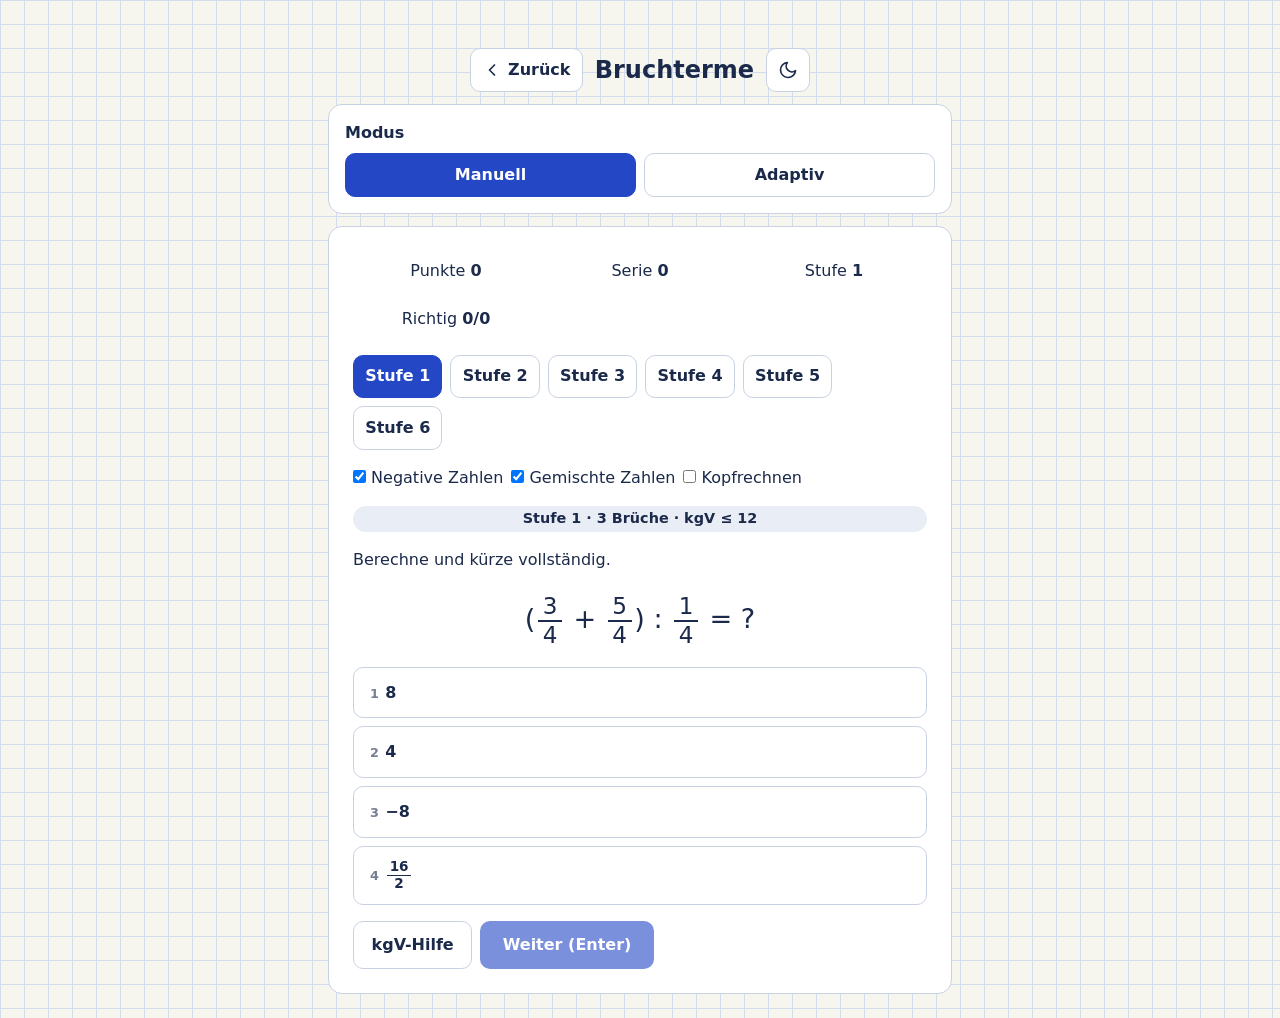
<file: brueche/bruchterme/index.html>
<!DOCTYPE html>
<html lang="de">
<head>
<meta charset="utf-8">
<meta name="viewport" content="width=device-width, initial-scale=1">
<title>Bruchterme</title>
<link rel="stylesheet" href="../../shared/style.css">
<script src="../../shared/components.js"></script>
<style>
.fr{display:inline-flex;flex-direction:column;align-items:center;vertical-align:middle;margin:0 .12em;line-height:1.15;font-size:.85em}
.fr i{font-style:normal;padding:0 .2em}
.fr i:first-child{border-bottom:.09em solid currentColor}
.mx{display:inline-flex;align-items:center}
.term{font-size:clamp(1.15rem,4.6vw,1.7rem);line-height:2.3;text-align:center}
.steps{margin:.4em 0 0 1.2em;line-height:2}
.option .k{opacity:.6;margin-right:.5em;font-size:.8em}
</style>
</head>
<body>
<main class="app">
  <app-header title="Bruchterme" back-url="../../"></app-header>
  <app-mode-toolbar></app-mode-toolbar>

  <section class="card pad-lg stack">
    <div class="stats">
      <div class="stat"><span>Punkte</span> <b id="sP">0</b></div>
      <div class="stat"><span>Serie</span> <b id="sS">0</b></div>
      <div class="stat"><span>Stufe</span> <b id="sL">1</b></div>
      <div class="stat"><span>Richtig</span> <b id="sR">0/0</b></div>
    </div>

    <div class="stack" id="ctl">
      <div class="row" id="lv" hidden></div>
      <div class="row">
        <label><input type="checkbox" id="cNeg" checked> Negative Zahlen</label>
        <label><input type="checkbox" id="cMix" checked> Gemischte Zahlen</label>
        <label><input type="checkbox" id="cKopf"> Kopfrechnen</label>
      </div>
    </div>

    <div class="pill" id="info"></div>
    <div id="prompt"></div>
    <div class="term" id="term"></div>
    <div class="options" id="opts"></div>
    <div id="hint" class="feedback" hidden></div>
    <div class="fb-slot" id="fb"></div>
    <div class="row">
      <button class="btn btn-ghost" id="hintBtn" type="button">kgV-Hilfe</button>
      <button class="btn btn-primary btn-block" id="next" type="button" disabled>Weiter (Enter)</button>
    </div>
  </section>
</main>

<script>
(() => {
'use strict';
const ui = (window.MathPortal && window.MathPortal.ui) || {};
const keepScroll = ui.keepScroll || (f => f());
const keepFocus = ui.keepFocus || (f => f());
const isControl = ui.isControl || (el => !!el && /^(INPUT|SELECT|TEXTAREA)$/.test(el.tagName));
const $ = id => document.getElementById(id);

/* ---------- exakte Bruch-Arithmetik ---------- */
const ab = Math.abs, rnd = n => Math.floor(Math.random() * n), pick = a => a[rnd(a.length)];
const gcd = (a, b) => b ? gcd(b, a % b) : ab(a);
const lcm = (a, b) => a / gcd(a, b) * b;
const norm = (n, d) => { if (d < 0) { n = -n; d = -d; } const g = gcd(n, d) || 1; return { n: n / g, d: d / g }; };
const add = (a, b) => norm(a.n * b.d + b.n * a.d, a.d * b.d);
const sub = (a, b) => norm(a.n * b.d - b.n * a.d, a.d * b.d);
const mul = (a, b) => norm(a.n * b.n, a.d * b.d);
const div = (a, b) => { if (b.n === 0) throw 0; return norm(a.n * b.d, a.d * b.n); };
const eq = (a, b) => a.n * b.d === b.n * a.d;
const shuffle = a => { for (let i = a.length - 1; i > 0; i--) { const j = rnd(i + 1); [a[i], a[j]] = [a[j], a[i]]; } return a; };

/* ---------- Darstellung ---------- */
const SYM = { '+': '+', '-': '−', '*': '·', ':': ':' };
const sg = n => n < 0 ? '−' : '';
const frH = (n, d) => `<span class="fr"><i>${n}</i><i>${d}</i></span>`;
const fh = f => f.d === 1 ? sg(f.n) + ab(f.n) : sg(f.n) + frH(ab(f.n), f.d);
const fw = f => f.n < 0 ? '(' + fh(f) + ')' : fh(f);
const mixH = l => `${sg(l.frac.n)}<span class="mx">${l.mix.w}${frH(l.mix.n, l.mix.d)}</span>`;
const dispH = f => {
  if (S.mixed && S.level >= 3 && f.d > 1 && ab(f.n) > f.d && ab(f.n) % f.d) {
    return `${sg(f.n)}<span class="mx">${Math.floor(ab(f.n) / f.d)}${frH(ab(f.n) % f.d, f.d)}</span>`;
  }
  return fh(f);
};
function R(n, first) {
  if (n.type === 'frac') {
    const h = n.mix ? mixH(n) : fh(n.frac);
    return n.frac.n < 0 && !first ? '(' + h + ')' : h;
  }
  const inner = R(n.left, n.paren ? true : first) + ' ' + SYM[n.op] + ' ' + R(n.right, false);
  return n.paren ? (n.negParen ? '−' : '') + '(' + inner + ')' : inner;
}

/* ---------- Stufen ---------- */
const LV = {
  1: { k: 3, d: 5, l: 12 }, 2: { k: 3, d: 6, l: 18 }, 3: { k: 3, d: 8, l: 24 },
  4: { k: 0, d: 9, l: 30 }, 5: { k: 4, d: 10, l: 36 }, 6: { k: 4, d: 12, l: 48 }
};

/* ---------- AST: Rechnen (optional mit Fehler 'err') und Schritte ---------- */
function ev(nd, err, c) {
  if (nd.type === 'frac') {
    if (err === 'mixed' && nd.mix) { const m = nd.mix; return norm(nd.frac.n < 0 ? -(m.w + m.n) : m.w + m.n, m.d); }
    return nd.frac;
  }
  let v;
  const o = nd.op;
  if (err === 'neg' && o === '-' && nd.right.type === 'op' && nd.right.paren && '+-'.includes(nd.right.op)) {
    const l = ev(nd.left, err, c), a = ev(nd.right.left, err, c), b = ev(nd.right.right, err, c);
    v = sub(l, a); v = nd.right.op === '+' ? add(v, b) : sub(v, b);
  } else {
    const l = ev(nd.left, err, c), r = ev(nd.right, err, c);
    if (o === '+' || o === '-') {
      const L = lcm(l.d, r.d);
      if (c.max && L > c.max) c.bad = true;
      v = err === 'den' ? norm(l.n + (o === '+' ? r.n : -r.n), l.d + r.d) : (o === '+' ? add(l, r) : sub(l, r));
      if (c.steps) {
        const ea = { n: l.n * L / l.d, d: L }, eb = { n: r.n * L / r.d, d: L };
        const raw = { n: ea.n + (o === '+' ? eb.n : -eb.n), d: L };
        c.steps.push(`${fw(l)} ${SYM[o]} ${fw(r)}: kgV(${l.d}, ${r.d}) = ${L} → ${fh(ea)} ${SYM[o]} ${fw(eb)} = ${fh(raw)}${raw.d !== v.d ? ' = ' + fh(v) : ''}${o === '-' && r.n < 0 ? ' (minus minus = plus)' : ''}`);
        c.hints.push(`kgV(${l.d}, ${r.d}) = ${L}`);
      }
    } else if (o === '*') {
      v = mul(l, r);
      if (c.steps) {
        const raw = { n: l.n * r.n, d: l.d * r.d };
        c.steps.push(`${fw(l)} · ${fw(r)} = ${fh(raw)}${raw.d !== v.d ? ' = ' + fh(v) : ''}`);
        c.hints.push('Multiplikation: Zähler mal Zähler, Nenner mal Nenner (vorher kürzen)');
      }
    } else {
      v = err === 'recip' ? mul(l, r) : div(l, r);
      if (c.steps) {
        const rec = r.n < 0 ? { n: -r.d, d: -r.n } : { n: r.d, d: r.n };
        c.steps.push(`${fw(l)} : ${fw(r)} = ${fw(l)} · ${fw(rec)} = ${fh(v)}`);
        c.hints.push('Division: mit dem Kehrwert des zweiten Bruchs multiplizieren');
      }
    }
  }
  if (nd.negParen && err !== 'neg') {
    const w = { n: -v.n, d: v.d };
    if (c.steps) { c.steps.push(`Minus vor der Klammer: −(${fh(v)}) = ${fh(w)}`); c.hints.push('Minus vor der Klammer kehrt das Vorzeichen um'); }
    v = w;
  }
  if (c.max && (ab(v.n) > 150 || v.d > 72)) c.bad = true;
  return v;
}
const parse = items => {
  const a = items.slice();
  for (const set of [['*', ':'], ['+', '-']]) {
    for (let i = 1; i < a.length;) {
      if (set.includes(a[i])) a.splice(i - 1, 3, { type: 'op', op: a[i], left: a[i - 1], right: a[i + 1] });
      else i += 2;
    }
  }
  return a[0];
};

/* ---------- Generator ---------- */
function makeLeaf(level, dmax, neg, mixed, kopf) {
  const d = 2 + rnd(dmax - 1);
  let n, mix = null, f;
  do { n = 1 + rnd(kopf ? Math.min(d + 1, 5) : d + Math.floor(d / 2)); } while (gcd(n, d) !== 1 || n === d);
  f = { n, d };
  if (mixed && level >= 3 && Math.random() < 0.3) {
    do { n = 1 + rnd(d - 1); } while (gcd(n, d) !== 1);
    const w = 1 + rnd(2);
    mix = { w, n, d }; f = { n: w * d + n, d };
  }
  if (neg) f = { n: -f.n, d: f.d };
  return { type: 'frac', frac: f, mix, mixed: !!mix, negSign: neg };
}

function gen(level, o) {
  for (let t = 0; ; t++) {
    const lv = t > 4000 ? 1 : level, cfg = LV[lv];
    const k = cfg.k || (Math.random() < 0.5 ? 3 : 4);
    const dmax = o.kopf ? Math.min(cfg.d, 6) : cfg.d, maxL = o.kopf ? Math.min(cfg.l, 18) : cfg.l;
    // Vorzeichen
    const negs = Array(k).fill(false);
    if (o.neg && lv >= 2) {
      if (lv === 2) { if (Math.random() < 0.6) negs[rnd(k)] = true; }
      else for (let i = 0; i < k; i++) negs[i] = Math.random() < 0.3;
    }
    const leaves = negs.map(n => makeLeaf(lv, dmax, n, o.mixed, o.kopf));
    // Operatoren
    const pm = () => pick(['+', '-']), md = () => pick(['*', ':']);
    const ops = Array.from({ length: k - 1 }, () => Math.random() < (lv <= 2 ? 0.35 : 0.45) ? md() : pm());
    // Klammern
    let groups = [];
    const two = lv >= 5 && !o.kopf && k === 4 && Math.random() < 0.4;
    if (two) { groups = [[0, 1], [2, 3]]; ops[0] = pm(); ops[1] = md(); ops[2] = pm(); }
    else if (lv >= 5 && !o.kopf || Math.random() < (lv <= 2 ? 0.5 : 0.7)) {
      const size = (k === 4 && lv >= 4 && !o.kopf && Math.random() < 0.4) ? 3 : 2;
      const s = rnd(k - size + 1);
      groups = [[s, s + size - 1]];
      if (!ops.slice(s, s + size - 1).some(x => '+-'.includes(x))) ops[s] = pm();
      if (lv >= 3 && s > 0 && Math.random() < 0.5) ops[s - 1] = '-';
    }
    if (!ops.some(x => '+-'.includes(x))) ops[0] = pm();
    if (lv >= 5 && !ops.some(x => '*:'.includes(x))) continue;
    // Baum
    const items = [];
    leaves.forEach((l, i) => { items.push(l); if (i < k - 1) items.push(ops[i]); });
    [...groups].sort((a, b) => b[0] - a[0]).forEach(([s, e]) => {
      const nd = parse(items.slice(2 * s, 2 * e + 1));
      nd.paren = true;
      if (s === 0 && o.neg && lv >= 3 && Math.random() < 0.4) nd.negParen = true;
      items.splice(2 * s, 2 * (e - s) + 1, nd);
    });
    const ast = parse(items);
    const c = { max: maxL, bad: false, steps: [], hints: [] };
    let correct;
    try { correct = ev(ast, null, c); } catch (e) { continue; }
    if (c.bad || correct.n === 0 || ab(correct.n / correct.d) > 12) continue;
    // Schrittliste
    const pre = leaves.filter(l => l.mix).map(l => `${mixH(l)} = ${fh(l.frac)}`);
    return { level: lv, fractionCount: k, maxLcm: maxL, ast, correct, leaves,
      steps: [...pre, ...c.steps, `Ergebnis (gekürzt): ${dispH(correct)}`],
      hints: c.hints, hasParen: groups.length };
  }
}

/* ---------- Optionen & Fehlerdiagnose ---------- */
const TRAPS = {
  den: 'Nenner werden nicht addiert! Erst auf den Hauptnenner (kgV) erweitern, dann nur die Zähler addieren oder subtrahieren.',
  recip: 'Beim Dividieren musst du mit dem Kehrwert des zweiten Bruchs multiplizieren.',
  neg: 'Minus vor der Klammer kehrt alle Vorzeichen in der Klammer um.',
  mixed: 'Gemischte Zahl umwandeln: Ganze · Nenner + Zähler, nicht Ganze + Zähler.',
  unreduced: 'Der Wert stimmt, aber das Ergebnis ist nicht vollständig gekürzt.',
  sign: 'Vorzeichen prüfen: minus · plus = minus, minus · minus = plus.',
  near: 'Rechenfehler beim Erweitern oder Zusammenfassen – rechne die Schritte noch einmal nach.'
};
function makeOptions(q) {
  const key = f => f.n + '/' + f.d, isRaw = f => gcd(f.n, f.d) !== 1;
  const cands = [];
  shuffle(['den', 'recip', 'neg', 'mixed', 'unreduced', 'sign']).forEach(k => {
    let f;
    if (k === 'unreduced') { const m = pick([2, 3]); if (q.correct.d * m > 99) return; f = { n: q.correct.n * m, d: q.correct.d * m }; }
    else if (k === 'sign') f = { n: -q.correct.n, d: q.correct.d };
    else { try { f = ev(q.ast, k, {}); } catch (e) { return; } }
    cands.push({ frac: f, trapKey: k, trapMsg: TRAPS[k] });
  });
  const opts = [{ frac: q.correct, ok: true }];
  for (const cd of cands) {
    if (opts.length >= 4) break;
    if (cd.frac.d <= 0 || opts.some(o => key(o.frac) === key(cd.frac))) continue;
    if (!isRaw(cd.frac) && opts.some(o => eq(o.frac, cd.frac))) continue;
    opts.push(cd);
  }
  for (let g = 1; opts.length < 4; g++) {
    const f = norm(q.correct.n + pick([-1, 1]) * g, q.correct.d);
    if (!opts.some(o => eq(o.frac, f))) opts.push({ frac: f, trapKey: 'near', trapMsg: TRAPS.near });
  }
  opts.forEach(o => { o.html = dispH(o.frac); });
  return shuffle(opts);
}

/* ---------- App-Zustand ---------- */
const S = { level: 1, streak: 0, run: 0, points: 0, ok: 0, total: 0, q: null, done: false, hintUsed: false, neg: true, mixed: true, kopf: false };
const tb = document.querySelector('app-mode-toolbar');
const isManual = () => /manu/i.test(String((tb && (tb.mode || tb.getAttribute('mode'))) || ''));
const thr = () => Math.max(3, Math.min(7, +((tb && (tb.threshold || tb.getAttribute('threshold'))) || 5)));

function drawLevels() {
  $('lv').hidden = !isManual();
  $('lv').innerHTML = [1, 2, 3, 4, 5, 6].map(n => `<button type="button" class="chip chip--left${n === S.level ? ' is-active' : ''}" data-lv="${n}">Stufe ${n}</button>`).join('');
}
function stats() {
  $('sP').textContent = S.points; $('sS').textContent = S.streak; $('sL').textContent = S.level; $('sR').textContent = S.ok + '/' + S.total;
}
function newQ() {
  keepScroll(() => keepFocus(() => {
    S.neg = $('cNeg').checked; S.mixed = $('cMix').checked; S.kopf = $('cKopf').checked;
    const q = gen(S.level, S); q.options = makeOptions(q);
    S.q = q; S.done = false; S.hintUsed = false;
    $('info').textContent = `Stufe ${q.level} · ${q.fractionCount} Brüche · kgV ≤ ${q.maxLcm}${S.kopf ? ' · Kopfrechnen' : ''}`;
    $('prompt').innerHTML = 'Berechne und kürze vollständig.';
    $('term').innerHTML = R(q.ast, true) + ' = ?';
    $('opts').innerHTML = q.options.map((o, i) => `<button type="button" class="option" data-i="${i}"><span class="k">${i + 1}</span>${o.html}</button>`).join('');
    $('fb').innerHTML = ''; $('hint').hidden = true; $('next').disabled = true;
    drawLevels(); stats();
  }));
}
const stepsHtml = q => `<ol class="steps">${q.steps.map(s => `<li>${s}</li>`).join('')}</ol>`;

function answer(i) {
  if (S.done || !S.q) return;
  const q = S.q, o = q.options[i]; S.done = true; S.total++;
  const ok = !!o.ok;
  keepScroll(() => {
    [...$('opts').children].forEach((b, j) => { b.disabled = true; if (q.options[j].ok) b.classList.add('is-ok'); else if (j === i) b.classList.add('is-bad'); });
    let note = '';
    if (ok) {
      S.ok++; S.streak++; S.run++; S.points += 10 + Math.min(S.streak, 5) - (S.hintUsed ? 5 : 0);
      if (!isManual() && S.run >= thr() && S.level < 6) { S.level++; S.run = 0; note = `<p><b>Stufe ${S.level} erreicht!</b></p>`; }
      $('fb').innerHTML = `<div class="feedback feedback--ok"><b>Richtig!</b> ${q.hasParen ? 'Klammern zuerst, dann Punkt vor Strich.' : 'Punkt vor Strich.'}${note}<details><summary>Rechenschritte</summary>${stepsHtml(q)}</details></div>`;
    } else {
      S.streak = 0; S.run = 0;
      $('fb').innerHTML = `<div class="feedback feedback--bad"><b>Nicht ganz.</b> ${o.trapMsg}<br>Richtig ist ${q.options.find(x => x.ok).html}.${stepsHtml(q)}</div>`;
    }
    $('next').disabled = false; stats();
  });
}

/* ---------- Events ---------- */
$('opts').addEventListener('click', e => { const b = e.target.closest('.option'); if (b) answer(+b.dataset.i); });
$('next').addEventListener('click', () => { if (S.done) newQ(); });
$('hintBtn').addEventListener('click', () => {
  if (!S.q) return; S.hintUsed = true;
  const h = $('hint'); h.hidden = false;
  h.innerHTML = '<b>Hilfe:</b> Klammern zuerst, dann Punkt vor Strich.' + (S.q.hints.length ? `<ol class="steps">${S.q.hints.map(x => `<li>${x}</li>`).join('')}</ol>` : '');
});
$('lv').addEventListener('click', e => { const b = e.target.closest('[data-lv]'); if (b) { S.level = +b.dataset.lv; newQ(); } });
['cNeg', 'cMix', 'cKopf'].forEach(id => $(id).addEventListener('change', e => { e.target.blur(); newQ(); }));
if (tb) ['change', 'click'].forEach(ev0 => tb.addEventListener(ev0, () => setTimeout(drawLevels, 0)));
document.addEventListener('keydown', e => {
  if (e.repeat || e.ctrlKey || e.metaKey || e.altKey || isControl(e.target)) return;
  if (/^[1-4]$/.test(e.key)) { e.preventDefault(); answer(+e.key - 1); }
  else if (e.key === 'Enter') {
    if (e.target.closest && e.target.closest('button, a')) return; // nativer Klick
    e.preventDefault();
    if (S.done) newQ();
  }
});

newQ();
})();
</script>
</body>
</html>
</file>
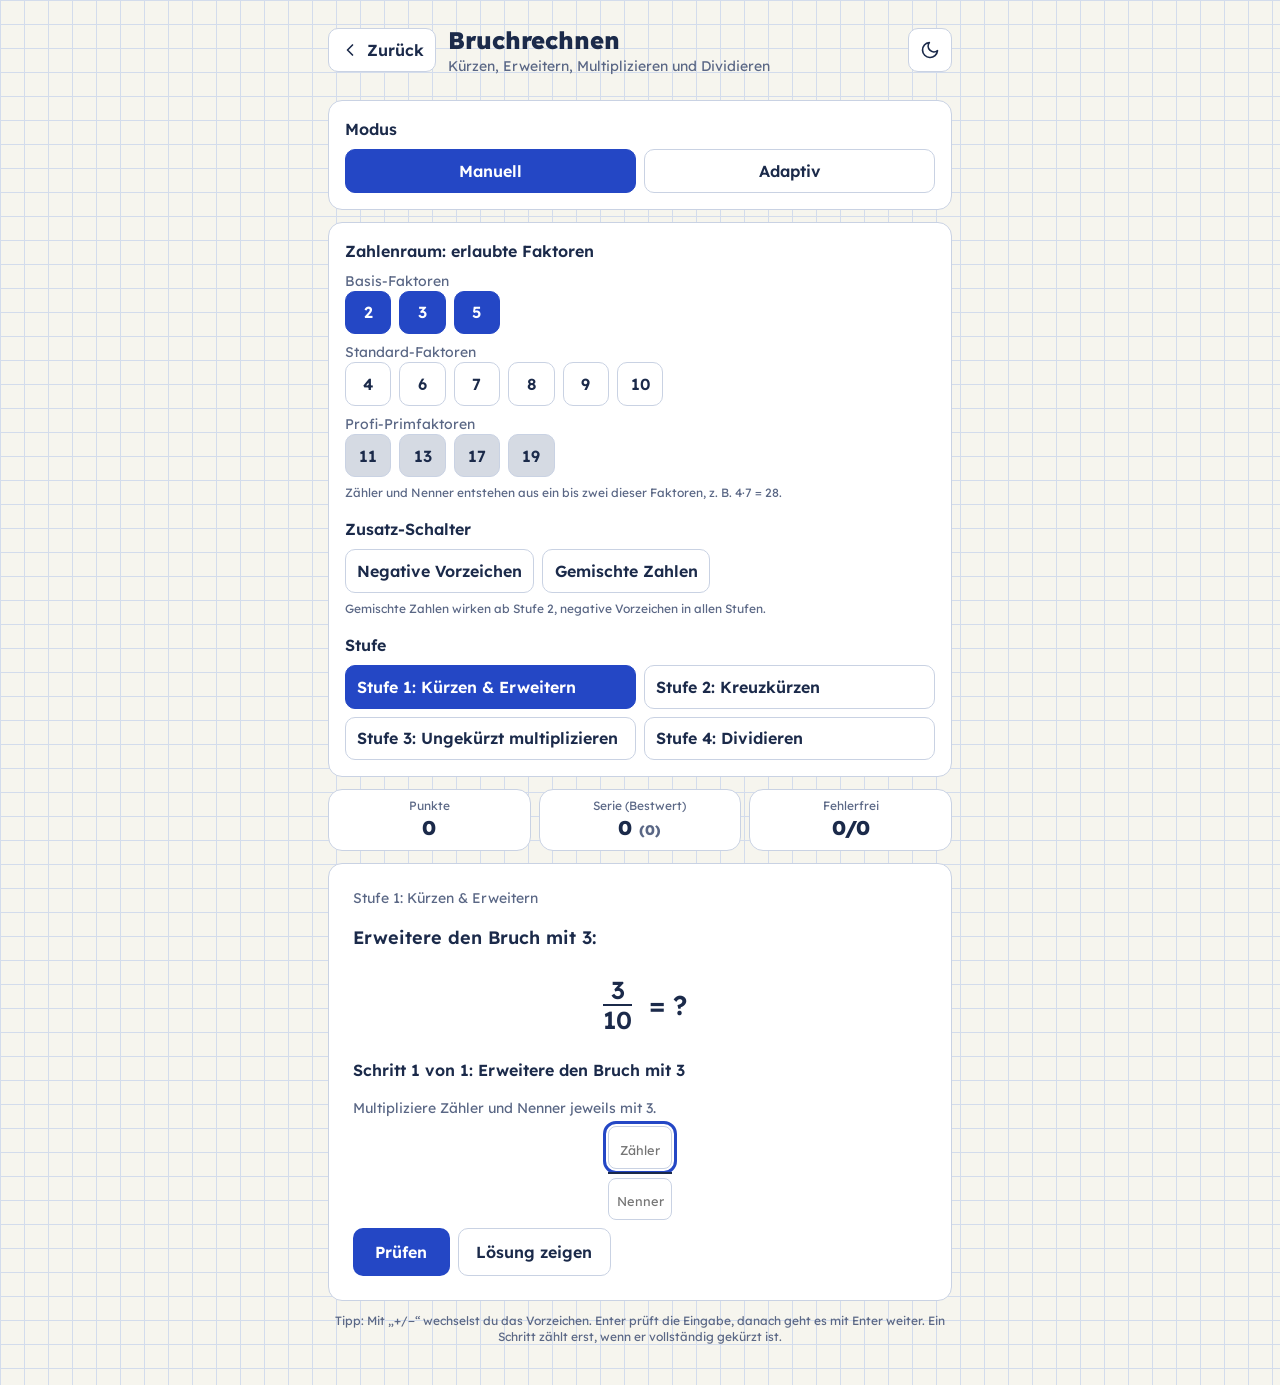
<file: brueche/multi/index.html>
<!DOCTYPE html>
<html lang="de">
<head>
<meta charset="utf-8">
<meta name="viewport" content="width=device-width, initial-scale=1, viewport-fit=cover">
<title>Bruchrechnen: Kürzen, Erweitern, Multiplizieren, Dividieren</title>
<link rel="preconnect" href="https://fonts.googleapis.com">
<link href="https://fonts.googleapis.com/css2?family=Lexend:wght@400;600;800&display=swap" rel="stylesheet">

<!-- Zentrales Design und Komponenten (GitHub Pages, Unterordner) -->
<link rel="stylesheet" href="../../shared/style.css">
<script src="../../shared/components.js"></script>

<!-- VORSCHAU-START: nur für die Live-Vorschau im Chat. Vor dem Upload auf GitHub diesen ganzen Block löschen. -->
<style>
/* =========================================================
   style.css – Zentrales Design der Mathe-Lern-Apps
   Autonom: kein Tailwind nötig. Schrift „Lexend“ wird im <head>
   der Seite per Google-Fonts-Link geladen (Fallback: system-ui).
   Einbinden (aus Unterordner):
   <link rel="stylesheet" href="../../shared/style.css">

   Inhalt
   1. Design-Tokens (Light / Dark)
   2. Reset & Typografie
   3. Layout
   4. Karten
   5. Buttons
   6. Badges (Teiler/Faktoren: inaktiv, aktiv, Profi-grau)
   7. Feedback (richtig / falsch / Hinweis)
   8. Eingabefelder, Schieberegler, Fortschritt
   9. Statistik-Kacheln
   10. Mathe-Darstellung (Brüche, gemischte Zahlen, Rechenweg)
   11. Quiz (Antwortoptionen, große Zahl)
   12. Tabs, Regel-Referenz, Hilfsklassen
   13. <app-header> (Web Component)
   14. <app-mode-toolbar> (Web Component)
   15. Umrechnen-App (Bruch ↔ Dezimalzahl)
   16. Rechenweg-Kette & Schritt-Eingaben
   ========================================================= */


/* ---------- 1. Design-Tokens ---------- */

/* Light-Mode: creme Papier, blaue Tinte */
:root {
  --bg: #f6f5ee;          /* Seitenhintergrund */
  --grid: #d3dcec;        /* Linien des Karo-Rasters */
  --card: #ffffff;        /* Karten */
  --ink: #1b2a4a;         /* Haupttext */
  --mute: #5a6785;        /* Nebentext */
  --line: #c9d2e3;        /* Rahmenlinien */
  --soft: #e9edf6;        /* sanfte Fläche (Pills, Markierungen) */

  --acc: #2447c5;         /* Akzent (aktive Badges, Primär-Button) */
  --acc-fg: #ffffff;      /* Schrift auf Akzent */

  --ok: #17803d;   --ok-bg: #dcf5e3;      /* richtig */
  --bad: #b42318;  --bad-bg: #fde4e1;     /* falsch */
  --warn: #b45309; --warn-bg: #fdf0d5;    /* Hinweis */

  --pro: #d5dae3;         /* Profi-Badge inaktiv (grau) */
  --pro-on: #475569;      /* Profi-Badge aktiv (schiefer) */
  --pro-on-fg: #ffffff;

  --radius: 14px;
  --radius-sm: 10px;
  --font: Lexend, system-ui, sans-serif;

  box-sizing: border-box;
  padding-top: env(safe-area-inset-top, 0px);       /* Smartphone-Statusleiste */
  padding-bottom: env(safe-area-inset-bottom, 0px);
}

/* Dark-Mode: dunkelgrün, gelber Akzent (Klasse "dark" am <html>) */
:root.dark {
  --bg: #1d2a26;
  --grid: #2b3c37;
  --card: #26352f;
  --ink: #f1efe4;
  --mute: #a9b8b0;
  --line: #41554d;
  --soft: #30443c;

  --acc: #f2c94c;
  --acc-fg: #1d2a26;

  --ok: #7be0a0;   --ok-bg: #1f4a35;
  --bad: #ff9d8f;  --bad-bg: #5a2a26;
  --warn: #f5b942; --warn-bg: #4a3a14;

  --pro: #3a4a52;
}


/* ---------- 2. Reset & Typografie ---------- */

*, *::before, *::after { box-sizing: border-box; }
h1, h2, p, ol { margin: 0; }
button, input { font: inherit; color: inherit; margin: 0; }
button { background: transparent; border: 0; cursor: pointer; }
button:disabled, input:disabled { opacity: .6; cursor: not-allowed; }
[hidden] { display: none !important; }

body {
  margin: 0;
  min-height: 100vh;
  font-family: var(--font);
  line-height: 1.5;
  color: var(--ink);
  background-color: var(--bg);
  background-image:
    linear-gradient(var(--grid) 1px, transparent 1px),
    linear-gradient(90deg, var(--grid) 1px, transparent 1px);
  background-size: 24px 24px;                        /* Karo-Raster */
}

h1 { font-size: 1.25rem; line-height: 1.75rem; font-weight: 800; }
h2 { font-size: 1rem; font-weight: 600; margin-bottom: .5rem; }
@media (min-width: 640px) { h1 { font-size: 1.5rem; line-height: 2rem; } }

.mute  { color: var(--mute); }
.small { font-size: .875rem; line-height: 1.25rem; }
.xs    { font-size: .75rem;  line-height: 1rem; }
.note  { margin-top: .5rem; }
.lbl   { display: block; font-weight: 600; }
.hidden { display: none !important; }

:focus-visible { outline: 3px solid var(--acc); outline-offset: 2px; }


/* ---------- 3. Layout ---------- */

.app { max-width: 42rem; margin: 0 auto; padding: .75rem; display: grid; gap: .75rem; }
@media (min-width: 640px) { .app { padding: 1.5rem; } }

.app-header { display: flex; align-items: center; justify-content: space-between; gap: .75rem; }

.row     { display: flex; flex-wrap: wrap; gap: .5rem; }
.grid-2  { display: grid; grid-template-columns: 1fr 1fr; gap: .5rem; }
.stack   { display: grid; gap: 1rem; }
.stack-sm { display: grid; gap: .5rem; }
.app > *, .stack > *, .stack-sm > * { min-width: 0; }   /* verhindert seitliches Überlaufen */
.foot    { text-align: center; padding-bottom: 1rem; }


/* ---------- 4. Karten ---------- */

.card {
  background: var(--card);
  border: 1.5px solid var(--line);
  border-radius: var(--radius);
}
.pad { padding: 1rem; }
@media (min-width: 640px) { .pad-lg { padding: 1.5rem; } }


/* ---------- 5. Buttons ---------- */

.btn { border-radius: var(--radius-sm); font-weight: 600; }

.btn-primary { background: var(--acc); color: var(--acc-fg); padding: .75rem 1.4rem; }

.btn-ghost {
  background: var(--card);
  border: 1.5px solid var(--line);
  padding: .65rem 1.1rem;
}

.btn-theme { padding: .5rem .75rem; font-size: 1.125rem; font-weight: 600; }


/* ---------- 6. Badges (Teiler/Faktoren, Schalter, Stufen) ---------- */
/* inaktiv = Standard, aktiv = .is-active, Profi = .chip--pro (grau) */

.chip {
  border: 1.5px solid var(--line);
  border-radius: var(--radius-sm);
  font-weight: 600;
  min-width: 2.9rem;
  padding: .55rem .7rem;
  text-align: center;
  transition: background .15s;
}
.chip small { display: block; font-size: .65rem; font-weight: 600; opacity: .8; line-height: 1; }
.chip--grow { flex: 1; }

.chip.is-active { background: var(--acc); color: var(--acc-fg); border-color: var(--acc); }

.chip--pro { background: var(--pro); }
.chip--pro.is-active { background: var(--pro-on); color: var(--pro-on-fg); border-color: var(--acc); }


/* ---------- 7. Feedback ---------- */

.feedback { border-radius: 12px; padding: 1rem; display: grid; gap: .5rem; }
.feedback--ok   { background: var(--ok-bg);   color: var(--ok); }
.feedback--bad  { background: var(--bad-bg);  color: var(--bad); }
.feedback--hint { background: var(--warn-bg); color: var(--warn); }

.fb-title  { font-size: 1.125rem; line-height: 1.75rem; font-weight: 800; }
.fb-result { display: flex; align-items: center; flex-wrap: wrap; gap: .5rem; color: var(--ink); }
.fb-note   { font-size: .875rem; font-weight: 600; }

/* Kurzer Hinweis als Textzeile unter der Eingabe */
.hint { text-align: center; font-size: .875rem; font-weight: 600; }
.hint.is-bad  { color: var(--bad); }
.hint.is-warn { color: var(--warn); }


/* ---------- 8. Eingaben, Schieberegler, Fortschritt ---------- */

.input {
  width: 4rem;
  text-align: center;
  border: 1.5px solid var(--line);
  border-radius: 8px;
  background: var(--card);
  color: var(--ink);
  padding: .45rem .2rem;
  font-weight: 600;
  font-size: 1.1rem;
}

input[type=range] { accent-color: var(--acc); width: 100%; }

.progress { height: .5rem; border-radius: 999px; overflow: hidden; background: var(--line); }
.progress > div { height: 100%; width: 0; background: var(--acc); }


/* ---------- 9. Statistik-Kacheln ---------- */

.stats { display: grid; grid-template-columns: repeat(3, 1fr); gap: .5rem; text-align: center; }
.stat { padding: .5rem; }
.stat-value { font-size: 1.25rem; line-height: 1.75rem; font-weight: 800; }


/* ---------- 10. Mathe-Darstellung ---------- */

/* Aufgabenzeile */
.expr {
  font-weight: 600; font-size: 1.7rem; line-height: 1.2;
  display: flex; flex-wrap: wrap; gap: .4rem;
  align-items: center; justify-content: center;
  padding: .5rem 0;
}
.expr--sm { font-size: 1.3rem; padding: 0; }

/* Bruch: <span class="frac"><span>Zähler</span><span>Nenner</span></span> */
.frac {
  display: inline-flex; flex-direction: column; align-items: center;
  vertical-align: middle; line-height: 1.15; margin: 0 .12em; font-size: .9em;
}
.frac > span:first-child { border-bottom: 2px solid currentColor; padding: 0 .3em; }
.frac > span:last-child  { padding: 0 .3em; }

/* Gemischte Zahl: <span class="mixed"><b class="whole">2</b>…Bruch…</span> */
.mixed { display: inline-flex; align-items: center; }
.whole { margin-right: .1em; font-size: 1.1em; }

/* Antwortzeile: Vorzeichen, ganze Zahl, Bruch mit Strich, Prüfen */
.answer { display: flex; align-items: center; justify-content: center; flex-wrap: wrap; gap: .5rem; }
.answer-frac { display: flex; flex-direction: column; align-items: center; }
.bar { height: 2px; background: currentColor; margin: .2rem 0; width: 100%; }

/* Rechenweg */
.steps-card { padding: 1rem; font-size: .875rem; line-height: 1.25rem; }
.steps { list-style: decimal; padding-left: 1.25rem; }
.steps li { margin: .4rem 0; }


/* ---------- 11. Quiz: Antwortoptionen & große Zahl ---------- */

.q-text { font-weight: 600; font-size: 1.125rem; line-height: 1.75rem; }

/* Große Aufgabenzahl (Teilbarkeit) */
.big {
  font-weight: 800; letter-spacing: .04em; font-variant-numeric: tabular-nums;
  font-size: 3rem; line-height: 1; text-align: center; padding: .5rem 0;
}
@media (min-width: 640px) { .big { font-size: 3.75rem; } }

/* Antwortoptionen:
   .options--2    zwei Spalten (Ja/Nein, Wahr/Falsch)
   .options--wide eine Spalte, ab 640px zwei Spalten */
.options { display: grid; gap: .5rem; grid-template-columns: 1fr; }
.options--2 { grid-template-columns: 1fr 1fr; }
@media (min-width: 640px) { .options--wide { grid-template-columns: 1fr 1fr; } }

.option {
  background: var(--card);
  border: 1.5px solid var(--line);
  border-radius: var(--radius-sm);
  padding: .8rem 1rem;
  font-weight: 600;
  text-align: left;
}
.option:hover:not(:disabled) { border-color: var(--acc); }
.option:disabled { opacity: 1; cursor: default; }
.option.is-ok  { background: var(--ok-bg);  border-color: var(--ok);  color: var(--ok); }
.option.is-bad { background: var(--bad-bg); border-color: var(--bad); color: var(--bad); }

.fb-ex { color: var(--ink); }


/* ---------- 12. Tabs, Regel-Referenz, Hilfsklassen ---------- */

.chip--left { text-align: left; }
.stack-md { display: grid; gap: .75rem; }
.pad-sm { padding: .75rem; }

/* Drei Spalten ab 640px (Stufenauswahl) */
.grid-levels { display: grid; gap: .5rem; grid-template-columns: 1fr; }
@media (min-width: 640px) { .grid-levels { grid-template-columns: repeat(3, 1fr); } }

/* Button volle Breite auf dem Handy, sonst nach Inhalt */
.btn-block { width: 100%; }
@media (min-width: 640px) { .btn-block { width: auto; justify-self: start; } }

/* Kleines "Profi"-Schild neben Überschriften */
.badge {
  font-size: .65rem; font-weight: 600;
  background: var(--pro);
  padding: 1px 7px; border-radius: 99px; margin-left: .4rem;
}

/* Aufklappbare Regelkarten (<details class="card pad-sm">) */
h3 { margin: 0; font-size: inherit; font-weight: 600; }
.summary { font-weight: 600; cursor: pointer; padding: .25rem 0; }
.ref { display: grid; gap: .75rem; margin-top: .5rem; font-size: .875rem; line-height: 1.625; }


/* ---------- 13. <app-header> (Web Component) ---------- */
/* Schlichte Kopfzeile: Zurück-Button | Titel | Hell/Dunkel-Schalter */

app-header {
  display: block;
  max-width: 42rem;
  margin: 0 auto;
  padding: .75rem .75rem 0;
}
@media (min-width: 640px) { app-header { padding: 1.5rem 1.5rem 0; } }

.portal-header { display: flex; align-items: center; gap: .75rem; }
.portal-heading { flex: 1; min-width: 0; }
.portal-title {
  font-size: 1.25rem; line-height: 1.75rem; font-weight: 800;
}
@media (min-width: 640px) { .portal-title { font-size: 1.5rem; line-height: 2rem; } }

/* Icon-Buttons (Zurück, Theme) */
.portal-btn {
  display: inline-flex; align-items: center; justify-content: center; gap: .4rem;
  min-width: 2.75rem; min-height: 2.75rem; padding: .4rem .7rem;
  border: 1.5px solid var(--line);
  border-radius: var(--radius-sm);
  background: var(--card);
  color: var(--ink);
  font-weight: 600;
  text-decoration: none;
}
.portal-btn:hover { border-color: var(--acc); }
.portal-btn svg { flex: none; }

/* Auf schmalen Displays nur der Pfeil */
@media (max-width: 479px) { .portal-back-label { display: none; } }


/* ---------- 14. <app-mode-toolbar> (Web Component) ---------- */
/* Aufbau: Tabs (optional) + Karte mit Modus und Schwellenregler.
   Tabs, Modus-Buttons und Regler nutzen .chip, .progress usw. aus den Abschnitten oben. */

app-mode-toolbar { display: grid; gap: .75rem; }
.toolbar-tabs .chip { min-height: 2.9rem; }
.toolbar-controls .progress { margin-top: .25rem; }


/* ---------- 15. Umrechnen-App (Bruch ↔ Dezimalzahl) ---------- */

.grid-3 { display: grid; grid-template-columns: repeat(3, 1fr); gap: .5rem; }
.grid-3 .chip { font-size: .875rem; padding-inline: .4rem; }

.row--between { justify-content: space-between; align-items: center; }
.row--between h2 { margin: 0; }
.row--nowrap { flex-wrap: nowrap; }

/* Kleine Schilder (Aufgabentyp, Kategorien-Statistik) */
.pill {
  display: inline-block; background: var(--soft);
  border-radius: 999px; padding: .15rem .8rem;
  font-weight: 700; font-size: .9rem; text-align: center;
}

/* Große Aufgabe: Bruch = ? bzw. Dezimalzahl = Bruch */
.big--flex { display: flex; align-items: center; justify-content: center; gap: 1rem; }

/* Periode: Überstrich in Warnfarbe */
.per { text-decoration: overline; text-decoration-thickness: .12em; color: var(--warn); font-weight: 700; }

/* Eingaben */
.input--fill { flex: 1 1 0; width: 0; min-width: 0; font-size: 1.5rem; text-align: left; padding: .45rem .7rem; }
.input--num { width: 100%; font-size: 1.5rem; }
.answer-frac--box { width: 9rem; }
.chip--key { min-height: 2.75rem; font-size: 1.25rem; padding: .3rem .7rem; }
.chip--text { font-size: 1rem; white-space: nowrap; }
.prev { min-height: 2rem; font-size: 1.125rem; }
.check { display: flex; align-items: center; gap: .5rem; cursor: pointer; }
.check input { width: 1.25rem; height: 1.25rem; accent-color: var(--acc); }

/* Feedback-Platz: leer = ohne Lücke */
.fb-slot:empty { display: none; }
.lead { font-size: 1.25rem; line-height: 1.75rem; }
.base { font-size: 1rem; }

/* Schriftliche Division: markierter Rest = Beginn der Periode */
.rows {
  font-variant-numeric: tabular-nums; font-size: .95rem;
  border-left: 3px solid var(--line); padding-left: .75rem; margin: .5rem 0;
}
.rows div { padding: .05rem .4rem; }
.rows .hl { background: var(--soft); font-weight: 700; border-radius: .3rem; }

/* Statistik mit vier Werten */
.stats--4 { grid-template-columns: repeat(2, 1fr); }
@media (min-width: 640px) { .stats--4 { grid-template-columns: repeat(4, 1fr); } }
.stat-value--lg { font-size: 1.875rem; line-height: 2.25rem; }

.progress > div { transition: width .3s; }


/* ---------- 16. Rechenweg-Kette & Schritt-Eingaben ---------- */

/* Abgeschlossene Schritte: grüne Check-Zeilen von oben nach unten */
.chain { display: grid; gap: .4rem; }
.chain:empty { display: none; }
.chain-row {
  display: flex; flex-wrap: wrap; align-items: center; gap: .5rem;
  background: var(--ok-bg); color: var(--ok);
  border-radius: var(--radius-sm); padding: .5rem .8rem; font-weight: 600;
}
.chain-row .chain-expr { color: var(--ink); }

/* Brucheingabe: [Vorzeichen] [ganz] Zähler/Nenner */
.fin { display: flex; align-items: center; gap: .4rem; }
.op { font-size: 1.5rem; font-weight: 600; }

</style>
<script>
/* =========================================================
   shared/components.js – Web Components für das Mathe-Portal
   Enthält:
   - <app-header>        Kopfleiste: Zurück-Button, Titel, Hell/Dunkel-Schalter
   - <app-mode-toolbar>  Tabs (Üben/Regeln), Manuell/Adaptiv, Schwellenregler

   Einbinden (im <head>, ohne defer, damit der Dark-Mode vor dem
   ersten Zeichnen gesetzt wird):
   <link rel="stylesheet" href="../../shared/style.css">
   <script src="../../shared/components.js">   (Tag-Ende wie üblich)

   Die Komponenten nutzen kein Shadow DOM, damit shared/style.css
   (Farbvariablen, .chip, .card …) direkt greift.
   ========================================================= */
(function () {
  'use strict';

  /* ---------- Theme (Hell/Dunkel), geteilt über localStorage ---------- */
  const KEY = 'theme';                       // gleicher Schlüssel wie in den bisherigen Apps
  const root = document.documentElement;

  function stored() { try { return localStorage.getItem(KEY); } catch (e) { return null; } }
  function currentTheme() { return root.classList.contains('dark') ? 'dark' : 'light'; }

  function apply(theme) {
    root.classList.toggle('dark', theme === 'dark');
    root.style.colorScheme = theme;
    document.dispatchEvent(new CustomEvent('themechange', { detail: { theme } }));
  }
  function setTheme(theme) {
    try { localStorage.setItem(KEY, theme); } catch (e) {}
    apply(theme);
  }

  // Beim Laden: gespeicherte Wahl, sonst Systemeinstellung
  apply(stored() || (matchMedia('(prefers-color-scheme: dark)').matches ? 'dark' : 'light'));
  // Wechsel in einem anderen Browser-Tab übernehmen
  addEventListener('storage', function (e) { if (e.key === KEY && e.newValue) apply(e.newValue); });

  /* ---------- Hilfsfunktionen ---------- */
  // Attribut als Schalter lesen: fehlt es, gilt def; "false" schaltet aus
  function flag(el, name, def) {
    return el.hasAttribute(name) ? el.getAttribute(name) !== 'false' : def;
  }
  function svg(path) {
    return '<svg viewBox="0 0 24 24" width="20" height="20" fill="none" stroke="currentColor" ' +
      'stroke-width="2" stroke-linecap="round" stroke-linejoin="round" aria-hidden="true">' + path + '</svg>';
  }
  const ICON = {
    back: '<path d="M15 6l-6 6 6 6"/>',
    sun: '<circle cx="12" cy="12" r="4"/><path d="M12 2v2M12 20v2M4.9 4.9l1.4 1.4M17.7 17.7l1.4 1.4M2 12h2M20 12h2M4.9 19.1l1.4-1.4M17.7 6.3l1.4-1.4"/>',
    moon: '<path d="M21 12.8A9 9 0 1 1 11.2 3a7 7 0 0 0 9.8 9.8z"/>'
  };
  function refs(el) {
    const r = {};
    el.querySelectorAll('[data-ref]').forEach(function (n) { r[n.dataset.ref] = n; });
    return r;
  }

  /* =========================================================
     <app-header>
     Attribute:
       title       Seitentitel
       subtitle    kleine Zeile unter dem Titel (optional)
       back-url    Ziel des Zurück-Buttons, z. B. "../../"
                   "history" = Schritt zurück im Browserverlauf
                   fehlt das Attribut, wird der Button ausgeblendet
       back-label  Beschriftung des Buttons (Standard: "Zurück")
     Hinweis: Das title-Attribut wird intern übernommen und vom Element
     entfernt, damit der Browser keinen Tooltip über der ganzen Leiste zeigt.
     ========================================================= */
  class AppHeader extends HTMLElement {
    static get observedAttributes() { return ['title', 'subtitle', 'back-url', 'back-label']; }

    get heading() { return this._title || ''; }

    connectedCallback() {
      if (!this._ready) {
        this.innerHTML =
          '<div class="portal-header">' +
            '<a class="portal-btn portal-back" data-ref="back" href="#">' + svg(ICON.back) +
              '<span class="portal-back-label" data-ref="backLabel"></span></a>' +
            '<div class="portal-heading">' +
              '<h1 class="portal-title" data-ref="title"></h1>' +
              '<p class="portal-subtitle mute small" data-ref="sub"></p></div>' +
            '<button type="button" class="portal-btn portal-theme" data-ref="theme"></button>' +
          '</div>';
        this._r = refs(this);
        this._r.back.addEventListener('click', (e) => {
          if (this.getAttribute('back-url') === 'history') { e.preventDefault(); history.back(); }
        });
        this._r.theme.addEventListener('click', () => setTheme(currentTheme() === 'dark' ? 'light' : 'dark'));
        this._ready = true;
      }
      this._onTheme = () => this._renderTheme();
      document.addEventListener('themechange', this._onTheme);
      this._render();
    }

    disconnectedCallback() { document.removeEventListener('themechange', this._onTheme); }

    attributeChangedCallback() { if (this._ready) this._render(); }

    _render() {
      const r = this._r;
      const t = this.getAttribute('title');
      if (t !== null) { this._title = t; this.removeAttribute('title'); }   // kein Tooltip
      r.title.textContent = this._title || '';

      const sub = this.getAttribute('subtitle') || '';
      r.sub.textContent = sub;
      r.sub.classList.toggle('hidden', !sub);

      const url = this.getAttribute('back-url');
      const label = this.getAttribute('back-label') || 'Zurück';
      r.back.classList.toggle('hidden', !url);
      r.back.href = !url || url === 'history' ? '#' : url;
      r.backLabel.textContent = label;
      r.back.setAttribute('aria-label', label);

      this._renderTheme();
    }

    _renderTheme() {
      const dark = currentTheme() === 'dark';
      const b = this._r.theme;
      b.innerHTML = svg(dark ? ICON.sun : ICON.moon);            // Sonne = zu Hell wechseln
      b.setAttribute('aria-label', dark ? 'Zum hellen Design wechseln' : 'Zum dunklen Design wechseln');
    }
  }

  /* =========================================================
     <app-mode-toolbar>
     Attribute (ein-/ausschalten mit "true"/"false"):
       show-tabs      Tab-Umschalter Üben / Regeln        (Standard: false)
       show-mode      Manuell/Adaptiv-Umschalter          (Standard: true)
       show-slider    Schwellenregler, nur im Modus adaptiv sichtbar (Standard: true)
       tab            "practice" (Standard) oder "rules"
       mode           "manual" (Standard) oder "adaptive"
       threshold      richtige Aufgaben in Folge bis zum Aufstieg (Standard: 5)
       min, max       Bereich des Reglers (Standard: 3 bis 7)
       label-practice, label-rules, label-manual, label-adaptive   eigene Beschriftungen

     Ereignisse (bubbeln, nur bei Bedienung durch die Person):
       tabchange        detail: { tab }
       modechange       detail: { mode }
       thresholdchange  detail: { value }

     Eigenschaften: .tab  .mode  .threshold  (lesen und setzen)
     Methode:       .setProgress(run, infoText)  füllt den Fortschrittsbalken
                    (run richtige Aufgaben in Folge, bezogen auf .threshold)
     ========================================================= */
  let uid = 0;

  class AppModeToolbar extends HTMLElement {
    static get observedAttributes() {
      return ['show-tabs', 'show-mode', 'show-slider', 'tab', 'mode', 'threshold', 'min', 'max',
              'label-practice', 'label-rules', 'label-manual', 'label-adaptive'];
    }

    get tab() { return this.getAttribute('tab') === 'rules' ? 'rules' : 'practice'; }
    set tab(v) { this.setAttribute('tab', v); }
    get mode() { return this.getAttribute('mode') === 'adaptive' ? 'adaptive' : 'manual'; }
    set mode(v) { this.setAttribute('mode', v); }
    get min() { const v = parseInt(this.getAttribute('min'), 10); return isNaN(v) ? 3 : v; }
    get max() { const v = parseInt(this.getAttribute('max'), 10); return isNaN(v) ? 7 : v; }
    get threshold() {
      const v = parseInt(this.getAttribute('threshold'), 10);
      return Math.min(this.max, Math.max(this.min, isNaN(v) ? 5 : v));
    }
    set threshold(v) { this.setAttribute('threshold', v); }

    connectedCallback() {
      if (!this._ready) {
        const id = 'toolbar-range-' + (++uid);
        this.innerHTML =
          '<nav class="toolbar-tabs grid-2" role="tablist" data-ref="tabs">' +
            '<button type="button" class="chip" role="tab" data-tab="practice" data-ref="tabP"></button>' +
            '<button type="button" class="chip" role="tab" data-tab="rules" data-ref="tabR"></button>' +
          '</nav>' +
          '<section class="card pad stack toolbar-controls" data-ref="controls">' +
            '<div data-ref="modeBox"><h2>Modus</h2><div class="row">' +
              '<button type="button" class="chip chip--grow" data-mode="manual" data-ref="mManual"></button>' +
              '<button type="button" class="chip chip--grow" data-mode="adaptive" data-ref="mAdaptive"></button>' +
            '</div></div>' +
            '<div class="stack-sm" data-ref="sliderBox">' +
              '<label class="lbl" for="' + id + '">Aufstieg nach <span data-ref="val"></span> richtigen Aufgaben in Folge</label>' +
              '<input id="' + id + '" type="range" step="1" data-ref="range">' +
              '<div class="progress"><div data-ref="bar"></div></div>' +
              '<p class="mute small" data-ref="info"></p>' +
            '</div>' +
          '</section>';
        this._r = refs(this);
        const r = this._r;

        r.tabs.addEventListener('click', (e) => {
          const b = e.target.closest('[data-tab]');
          if (!b || b.dataset.tab === this.tab) return;
          this.tab = b.dataset.tab;
          this._emit('tabchange', { tab: this.tab });
        });
        r.modeBox.addEventListener('click', (e) => {
          const b = e.target.closest('[data-mode]');
          if (!b || b.dataset.mode === this.mode) return;
          this.mode = b.dataset.mode;
          this._emit('modechange', { mode: this.mode });
        });
        r.range.addEventListener('input', () => {
          this.threshold = r.range.value;
          this._emit('thresholdchange', { value: this.threshold });
        });
        this._ready = true;
      }
      this._render();
    }

    attributeChangedCallback() { if (this._ready) this._render(); }

    setProgress(run, info) {
      this._run = run;
      if (info != null) this._r.info.textContent = info;
      if (this._ready) this._paintBar();
    }

    _emit(name, detail) { this.dispatchEvent(new CustomEvent(name, { detail, bubbles: true })); }

    _paintBar() {
      this._r.bar.style.width = Math.min(100, (this._run || 0) / this.threshold * 100) + '%';
    }

    _render() {
      const r = this._r;
      const showTabs = flag(this, 'show-tabs', false);
      const showMode = flag(this, 'show-mode', true);
      const sliderOn = flag(this, 'show-slider', true) && this.mode === 'adaptive';

      r.tabs.classList.toggle('hidden', !showTabs);
      r.modeBox.classList.toggle('hidden', !showMode);
      r.sliderBox.classList.toggle('hidden', !sliderOn);
      r.controls.classList.toggle('hidden', !showMode && !sliderOn);

      r.tabP.textContent = this.getAttribute('label-practice') || 'Üben / Training';
      r.tabR.textContent = this.getAttribute('label-rules') || 'Regeln & Herleitung';
      r.mManual.textContent = this.getAttribute('label-manual') || 'Manuell';
      r.mAdaptive.textContent = this.getAttribute('label-adaptive') || 'Adaptiv';

      r.tabs.querySelectorAll('[data-tab]').forEach((b) => {
        const on = b.dataset.tab === this.tab;
        b.classList.toggle('is-active', on);
        b.setAttribute('aria-selected', String(on));
      });
      r.modeBox.querySelectorAll('[data-mode]').forEach((b) => {
        const on = b.dataset.mode === this.mode;
        b.classList.toggle('is-active', on);
        b.setAttribute('aria-pressed', String(on));
      });

      r.range.min = this.min;
      r.range.max = this.max;
      r.range.value = this.threshold;
      r.val.textContent = this.threshold;
      this._paintBar();
    }
  }

  /* ---------- Registrierung ---------- */
  if (!customElements.get('app-header')) customElements.define('app-header', AppHeader);
  if (!customElements.get('app-mode-toolbar')) customElements.define('app-mode-toolbar', AppModeToolbar);

  // Kleine API für eigene Skripte: MathPortal.theme.get() / .set('dark') / .toggle()
  window.MathPortal = {
    theme: {
      get: currentTheme,
      set: setTheme,
      toggle: function () { setTheme(currentTheme() === 'dark' ? 'light' : 'dark'); }
    }
  };
})();

</script>
<!-- VORSCHAU-ENDE -->
</head>
<body>

<app-header title="Bruchrechnen" subtitle="Kürzen, Erweitern, Multiplizieren und Dividieren" back-url="../../"></app-header>

<main class="app">

  <app-mode-toolbar id="tb" show-tabs="false" show-mode="true" show-slider="true" mode="manual" threshold="5"></app-mode-toolbar>

  <section class="card pad stack" aria-label="Einstellungen">
    <div>
      <h2>Zahlenraum: erlaubte Faktoren</h2>
      <div id="factors" class="stack-sm">
        <div><p class="mute small">Basis-Faktoren</p><div id="fBase" class="row"></div></div>
        <div><p class="mute small">Standard-Faktoren</p><div id="fStd" class="row"></div></div>
        <div><p class="mute small">Profi-Primfaktoren</p><div id="fPro" class="row"></div></div>
      </div>
      <p class="mute xs note">Zähler und Nenner entstehen aus ein bis zwei dieser Faktoren, z. B. 4·7 = 28.</p>
    </div>
    <div>
      <h2>Zusatz-Schalter</h2>
      <div id="tg" class="row"></div>
      <p class="mute xs note">Gemischte Zahlen wirken ab Stufe 2, negative Vorzeichen in allen Stufen.</p>
    </div>
    <div id="manualBox"><h2>Stufe</h2><div id="lvls" class="grid-2"></div></div>
  </section>

  <section class="stats">
    <div class="card stat"><div class="mute xs">Punkte</div><div id="sScore" class="stat-value">0</div></div>
    <div class="card stat"><div class="mute xs">Serie (Bestwert)</div><div class="stat-value"><span id="sStreak">0</span> <span id="sBest" class="mute small">(0)</span></div></div>
    <div class="card stat"><div class="mute xs">Fehlerfrei</div><div id="sRate" class="stat-value">0/0</div></div>
  </section>

  <section class="card pad pad-lg stack" aria-label="Aufgabe">
    <div id="qMeta" class="mute small"></div>
    <p id="prompt" class="q-text"></p>
    <div id="expr" class="expr"></div>
    <div id="chain" class="chain" aria-label="Rechenweg"></div>

    <div id="stepBox" class="stack-sm">
      <h2 id="stepTitle"></h2>
      <p id="stepHint" class="mute small"></p>
      <div id="stepIn"></div>
      <div class="row">
        <button id="chk" class="btn btn-primary" type="button">Prüfen</button>
        <button id="noCancel" class="btn btn-ghost" type="button" hidden>Bereits vollständig gekürzt</button>
        <button id="show" class="btn btn-ghost" type="button">Lösung zeigen</button>
      </div>
    </div>

    <div id="fb" class="fb-slot" aria-live="polite"></div>
    <button id="next" class="btn btn-primary btn-block" type="button" hidden>Nächste Aufgabe</button>
  </section>

  <footer class="foot mute xs">Tipp: Mit „+/−“ wechselst du das Vorzeichen. Enter prüft die Eingabe, danach geht es mit Enter weiter. Ein Schritt zählt erst, wenn er vollständig gekürzt ist.</footer>
</main>

<script>
const $ = id => document.getElementById(id);
const tb = $("tb");
const M = "−";
const BASE = [2, 3, 5], STD = [4, 6, 7, 8, 9, 10], PRO = [11, 13, 17, 19];
const LV = ["Kürzen & Erweitern", "Kreuzkürzen", "Ungekürzt multiplizieren", "Dividieren"];
const S = {pool: new Set(BASE), neg: false, mix: false, mode: "manual", level: 1, thr: tb.threshold,
  score: 0, streak: 0, best: 0, right: 0, total: 0, run: 0, wrong: 0, task: null, steps: [], step: 0, errs: 0, done: false, chain: []};

const rnd = (a, b) => a + Math.floor(Math.random() * (b - a + 1));
const pick = a => a[rnd(0, a.length - 1)];
const gcd = (a, b) => b ? gcd(b, a % b) : Math.abs(a);
const ok = () => ({k: "ok"}), bad = m => ({k: "bad", msg: m}), hint = m => ({k: "hint", msg: m});
const V = f => ({n: f.s * (f.w * f.d + f.n), d: f.d});
const same = (x, y) => x.n * y.d === y.n * x.d;
const imp = o => ({n: o.w * o.d + o.n, d: o.d});

/* ---------- Darstellung ---------- */
const frac = (n, d) => `<span class="frac"><span>${n}</span><span>${d}</span></span>`;
const num = f => f.n ? (f.w ? `<span class="mixed"><b class="whole">${f.w}</b>${frac(f.n, f.d)}</span>` : frac(f.n, f.d)) : String(f.w);
const fmt = (f, par) => f.s < 0 ? (par ? `(${M}${num(f)})` : `${M}${num(f)}`) : num(f);
const fmtOps = (fs, op) => fs.map((f, i) => i ? `${op} ${fmt(f, true)}` : fmt(f)).join(" ");

/* ---------- Aufgaben-Generator ---------- */
// Zahl aus 1–2 erlaubten Faktoren (0 = kein Treffer)
function nf(pool, lo, hi) {
  if (lo <= 1 && Math.random() < .12) return 1;
  for (let i = 0; i < 40; i++) { let v = 1; for (let j = rnd(1, 2); j > 0; j--) v *= pick(pool); if (v >= lo && v <= hi) return v; }
  return 0;
}
// Operand: gekürzter echter Bruch, bei unred = true mit einem Faktor erweitert
function operand(pool, unred) {
  const d0 = nf(pool, 2, 36), n0 = nf(pool, 1, 35);
  if (!d0 || !n0 || n0 >= d0 || gcd(n0, d0) !== 1) return null;
  let k = 1;
  if (unred && Math.random() < .85) { k = nf(pool, 2, 9); if (!k || d0 * k > 60) return null; }
  return {s: 1, w: 0, n: n0 * k, d: d0 * k};
}
function build(level, pool) {
  for (let t = 0; t < 900; t++) {
    const sg = S.neg && Math.random() < .4 ? -1 : 1;
    if (level === 1) {
      const n0 = nf(pool, 1, 35), d0 = nf(pool, 2, 40);
      if (!n0 || !d0 || gcd(n0, d0) !== 1 || (n0 >= d0 && Math.random() < .8)) continue;
      if (Math.random() < .5) { const k = nf(pool, 2, 9); if (!k || n0 * k > 99 || d0 * k > 99) continue; return {level, kind: "red", s: sg, n0, d0, n: n0 * k, d: d0 * k}; }
      const f = pick(pool); if (d0 * f > 99 || n0 * f > 99) continue;
      return {level, kind: "ext", s: sg, n0, d0, f};
    }
    const o = [operand(pool, level >= 3), operand(pool, level >= 3)];
    if (!o[0] || !o[1]) continue;
    if (S.mix) { o.forEach(x => { if (Math.random() < .45) x.w = rnd(1, 3); }); if (!o[0].w && !o[1].w && Math.random() < .8) pick(o).w = rnd(1, 3); }
    if (S.neg) o.forEach(x => { if (Math.random() < .4) x.s = -1; });
    const P = imp(o[0]), Q = imp(o[1]), div = level === 4;
    const a = P.n, b = P.d, c = div ? Q.d : Q.n, d = div ? Q.n : Q.d;        // a/b · c/d
    if (Math.max(a, b, c, d) > 150) continue;
    const g1 = gcd(a, b), g2 = gcd(c, d), inner = g1 > 1 || g2 > 1;
    const a1 = a / g1, b1 = b / g1, c1 = c / g2, d1 = d / g2, cross = gcd(a1, d1) > 1 || gcd(c1, b1) > 1;
    if (level === 2 && (inner || !cross)) continue;
    if (level >= 3 && (!inner || (!cross && Math.random() < .7))) continue;
    return {level, ops: o, div, a, b, c, d};
  }
  return null;
}

/* ---------- Kürzen (Kreuz & innen) ---------- */
function cancelForm({a, b, c, d}) {
  let g = gcd(a, b); a /= g; b /= g;
  g = gcd(c, d); c /= g; d /= g;
  g = gcd(a, d); a /= g; d /= g;
  g = gcd(c, b); c /= g; b /= g;
  return {a, b, c, d};
}
function cancelCheck([f1, f2], B, sp) {
  const n1 = f1.n, d1 = f1.d, n2 = f2.n, d2 = f2.d;
  if (n1 * n2 * B.b * B.d !== B.a * B.c * d1 * d2) return bad("Der Wert des Produkts hat sich verändert. Beim Kürzen teilst du Zähler und Nenner nur durch gemeinsame Teiler. Über Kreuz darf ein Zähler mit dem Nenner des anderen Bruchs gekürzt werden.");
  if (f1.s * f2.s !== sp) return bad("Der Betrag stimmt, aber das Vorzeichen nicht. Minus mal Plus ergibt Minus, Minus mal Minus ergibt Plus.");
  if (B.a % n1 || B.b % d1 || B.c % n2 || B.d % d2) return bad("Der Wert stimmt, aber so wurde nicht gekürzt. Es darf nur durch gemeinsame Teiler geteilt werden. Bleib bei den Zahlen der Aufgabe und multipliziere noch nicht aus.");
  const inner = gcd(n1, d1) > 1 || gcd(n2, d2) > 1, cross = gcd(n1, d2) > 1 || gcd(n2, d1) > 1;
  if (inner && cross) return hint("Mathematisch richtig, aber noch nicht vollständig gekürzt: Weder innerhalb der Brüche noch über Kreuz ist alles erledigt!");
  if (inner) return hint("Mathematisch richtig, aber ein Bruch lässt sich noch kürzen: Zähler und Nenner desselben Bruchs haben noch einen gemeinsamen Teiler.");
  if (cross) return hint("Mathematisch richtig, aber du sollst besser vorher über Kreuz kürzen! Ein Zähler und der Nenner des anderen Bruchs haben noch einen gemeinsamen Teiler.");
  return ok();
}
function finalCheck(f, R) {
  const v = V(f);
  if (!same(v, {n: R.s * R.n, d: R.d})) return Math.abs(v.n) * R.d === R.n * v.d
    ? bad("Der Betrag stimmt, aber das Vorzeichen nicht. Minus mal Plus ergibt Minus, Minus mal Minus ergibt Plus.")
    : bad("Das Ergebnis stimmt nicht. Multipliziere Zähler mal Zähler und Nenner mal Nenner der gekürzten Brüche und achte auf das Vorzeichen.");
  if (f.w && f.n >= f.d) return hint("Der Wert stimmt, aber der Bruchteil einer gemischten Zahl muss kleiner als 1 sein.");
  if (f.n && gcd(f.n, f.d) > 1) return hint(`Mathematisch richtig, aber noch nicht vollständig gekürzt (gemeinsamer Teiler ${gcd(f.n, f.d)}).`);
  return ok();
}

/* ---------- Schritte je Aufgabe ---------- */
function stepsOf(t) {
  const st = [];
  if (t.level === 1) {
    const s = t.s;
    if (t.kind === "red") st.push({label: "Gekürzt", type: "frac", title: "Kürze den Bruch vollständig", hint: "Teile Zähler und Nenner durch ihren größten gemeinsamen Teiler.",
      ans: () => [{s, w: 0, n: t.n0, d: t.d0}],
      check([f]) {
        if (!same(V(f), {n: s * t.n0, d: t.d0})) return f.n * t.d0 === t.n0 * f.d ? bad("Der Betrag stimmt, aber das Vorzeichen nicht.") : bad("Der Wert stimmt nicht mehr. Beim Kürzen teilst du Zähler und Nenner durch dieselbe Zahl.");
        const g = gcd(f.n, f.d);
        return g > 1 ? hint(`Mathematisch richtig, aber noch nicht vollständig gekürzt! Zähler und Nenner haben noch den gemeinsamen Teiler ${g}.`) : ok();
      }});
    else st.push({label: `Erweitert mit ${t.f}`, type: "frac", title: `Erweitere den Bruch mit ${t.f}`, hint: `Multipliziere Zähler und Nenner jeweils mit ${t.f}.`,
      ans: () => [{s, w: 0, n: t.n0 * t.f, d: t.d0 * t.f}],
      check([f]) {
        if (!same(V(f), {n: s * t.n0, d: t.d0})) return f.n * t.d0 === t.n0 * f.d ? bad("Der Betrag stimmt, aber das Vorzeichen nicht.") : bad(`Beim Erweitern multiplizierst du Zähler und Nenner mit demselben Faktor, hier ${t.f}.`);
        if (f.n !== t.n0 * t.f || f.d !== t.d0 * t.f) return hint(`Der Wert stimmt, aber du solltest mit ${t.f} erweitern: ${t.n0}·${t.f} im Zähler und ${t.d0}·${t.f} im Nenner.`);
        return ok();
      }});
    return st;
  }
  const {a, b, c, d} = t, B = {a, b, c, d}, sp = t.ops[0].s * t.ops[1].s;
  if (t.ops.some(o => o.w)) st.push({label: "In unechte Brüche umgewandelt", type: "prod", op: t.div ? ":" : "·", title: "Gemischte Zahlen in unechte Brüche umwandeln",
    hint: "Ganze · Nenner + Zähler, der Nenner bleibt gleich. Noch nicht kürzen!",
    ans: () => t.ops.map(o => ({s: o.s, w: 0, ...imp(o)})),
    check(fs) {
      for (let i = 0; i < 2; i++) {
        const o = t.ops[i], p = imp(o), f = fs[i];
        if (f.n === p.n && f.d === p.d) { if (f.s !== o.s) return bad(`Das Vorzeichen des ${i + 1}. Bruchs stimmt nicht.`); continue; }
        if (same(V(f), {n: o.s * p.n, d: p.d})) return hint(`Der Wert des ${i + 1}. Bruchs stimmt, aber hier wird nur umgewandelt, noch nicht gekürzt: Der Nenner bleibt ${p.d}.`);
        return bad(o.w ? `Der ${i + 1}. Bruch stimmt nicht. Rechne Ganze mal Nenner plus Zähler: ${o.w}·${o.d}+${o.n}. Der Nenner bleibt ${o.d}.` : `Der ${i + 1}. Bruch ist schon ein einfacher Bruch und bleibt unverändert.`);
      }
      return ok();
    }});
  if (t.div) st.push({label: "Kehrwert gebildet", type: "prod", op: "·", title: "Mit dem Kehrwert multiplizieren", hint: "Aus „:“ wird „·“ und der zweite Bruch wird umgedreht. Noch nicht kürzen!",
    ans: () => [{s: t.ops[0].s, w: 0, n: a, d: b}, {s: t.ops[1].s, w: 0, n: c, d}],
    check([f1, f2]) {
      const s1 = t.ops[0].s, s2 = t.ops[1].s;
      if (f1.n === a && f1.d === b && f2.n === c && f2.d === d) return f1.s === s1 && f2.s === s2 ? ok() : bad("Die Zahlen stimmen, aber ein Vorzeichen nicht: Beim Kehrwert bleibt das Vorzeichen erhalten.");
      if (f1.n === b && f1.d === a) return bad("Nur der zweite Bruch (der Divisor) wird umgedreht. Der erste bleibt unverändert.");
      if (f2.n === d && f2.d === c) return bad("Beim Dividieren multiplizierst du mit dem Kehrwert: Der zweite Bruch muss umgedreht werden.");
      if (f1.s * f2.s === s1 * s2 && f1.n * f2.n * b * d === a * c * f1.d * f2.d) return hint("Mathematisch gleichwertig, aber in diesem Schritt wird nur der Kehrwert gebildet. Gekürzt wird erst im nächsten Schritt.");
      return bad("Das passt nicht. Schreibe a/b : c/d um in a/b · d/c.");
    }});
  const titles = {2: "Über Kreuz kürzen", 3: "Alles kürzen: innerhalb der Brüche und über Kreuz", 4: "Alles kürzen: innerhalb der Brüche und über Kreuz"};
  const hints = {2: "Kürze vor dem Ausrechnen: Ein Zähler und der Nenner des anderen Bruchs dürfen durch denselben Teiler geteilt werden. Trage beide Brüche gekürzt ein. Geht nichts mehr, klicke „Bereits vollständig gekürzt“.",
    3: "Kürze zuerst innerhalb jedes Bruchs, dann über Kreuz, bis nichts mehr geht. Trage beide Brüche vollständig gekürzt ein.",
    4: "Kürze innerhalb der Brüche und über Kreuz, bis nichts mehr geht. Trage beide Brüche vollständig gekürzt ein."};
  const cf = cancelForm(B), Rn = cf.a * cf.c, Rd = cf.b * cf.d, g = gcd(Rn, Rd), R = {s: sp, n: Rn / g, d: Rd / g};
  st.push({label: "Vollständig gekürzt", type: "prod", op: "·", cancel: true, title: titles[t.level], hint: hints[t.level],
    ans: () => [{s: sp, w: 0, n: cf.a, d: cf.b}, {s: 1, w: 0, n: cf.c, d: cf.d}],
    none: () => gcd(a, b) === 1 && gcd(c, d) === 1 && gcd(a, d) === 1 && gcd(c, b) === 1,
    check: fs => cancelCheck(fs, B, sp)});
  st.push({label: "Ergebnis", type: "frac", whole: S.mix, title: "Endergebnis", hint: "Multipliziere Zähler mal Zähler und Nenner mal Nenner. Das Ergebnis soll vollständig gekürzt sein" + (S.mix ? " (als Bruch oder als gemischte Zahl)." : "."),
    ans: () => [{s: R.s, w: 0, n: R.n, d: R.d}], check: ([f]) => finalCheck(f, R)});
  return st;
}

/* ---------- Eingabefelder ---------- */
const finHTML = whole => `<div class="fin">${S.neg ? '<button type="button" class="chip fin-sign" data-s="+" aria-label="Vorzeichen wechseln">+</button>' : ""}${whole ? '<input class="input fin-w" inputmode="numeric" placeholder="ganz" aria-label="Ganze Zahl" autocomplete="off">' : ""}<div class="answer-frac"><input class="input fin-n" inputmode="numeric" placeholder="Zähler" aria-label="Zähler" autocomplete="off"><div class="bar"></div><input class="input fin-d" inputmode="numeric" placeholder="Nenner" aria-label="Nenner" autocomplete="off"></div></div>`;
function readFin(el) {
  const sg = el.querySelector(".fin-sign"), s = sg && sg.dataset.s === "-" ? -1 : 1;
  const v = c => { const i = el.querySelector(c); return i ? i.value.trim() : ""; };
  const w = v(".fin-w"), n = v(".fin-n"), d = v(".fin-d");
  if (!/^\d*$/.test(w) || !/^\d*$/.test(n) || !/^\d*$/.test(d)) return {err: "Bitte nur ganze Zahlen (Ziffern) eintragen. Das Minus setzt du mit dem Knopf +/−."};
  if (w !== "" && n === "" && d === "") return {s, w: +w, n: 0, d: 1};
  if (n === "" || d === "") return {err: "Trage Zähler und Nenner ein."};
  if (+d === 0) return {err: "Der Nenner darf nicht 0 sein."};
  if (+n === 0 && w === "") return {err: "Der Zähler darf nicht 0 sein."};
  return {s, w: +w || 0, n: +n, d: +d};
}

/* ---------- Ablauf ---------- */
function show(kind, html) { $("fb").innerHTML = `<div class="feedback feedback--${kind}"><p>${html}</p></div>`; }
function renderChain() {
  $("chain").innerHTML = S.chain.map(r => `<div class="chain-row"><b aria-hidden="true">✔</b><span>${r.label}:</span><span class="chain-expr">${r.expr}</span></div>`).join("");
}
function renderStep() {
  const st = S.steps[S.step];
  $("stepTitle").textContent = `Schritt ${S.step + 1} von ${S.steps.length}: ${st.title}`;
  $("stepHint").textContent = st.hint || "";
  $("stepIn").innerHTML = `<div class="answer">${st.type === "frac" ? finHTML(st.whole) : finHTML(false) + `<span class="op">${st.op}</span>` + finHTML(false)}</div>`;
  $("noCancel").hidden = !st.cancel;
  $("fb").innerHTML = "";
  const i = $("stepIn").querySelector("input"); if (i) i.focus({preventScroll: true});
}
function newTask() {
  let t = build(S.level, [...S.pool]), relax = false;
  if (!t) { t = build(S.level, BASE); relax = true; }
  S.task = t; S.steps = stepsOf(t); S.step = 0; S.errs = 0; S.done = false; S.chain = [];
  $("qMeta").textContent = `Stufe ${S.level}: ${LV[S.level - 1]}` + (relax ? " · mit diesen Faktoren ist die Stufe nicht möglich, Basis-Faktoren wurden verwendet" : "");
  if (t.level === 1) {
    $("prompt").textContent = t.kind === "red" ? "Kürze den Bruch vollständig:" : `Erweitere den Bruch mit ${t.f}:`;
    $("expr").innerHTML = fmt({s: t.s, w: 0, n: t.kind === "red" ? t.n : t.n0, d: t.kind === "red" ? t.d : t.d0}) + " = ?";
  } else {
    $("prompt").textContent = t.level === 2 ? "Multipliziere. Kürze zuerst über Kreuz, dann rechne aus:"
      : t.level === 3 ? "Multipliziere. Kürze zuerst alles (innerhalb der Brüche und über Kreuz), dann rechne aus:"
      : "Dividiere. Bilde den Kehrwert, kürze vollständig und rechne aus:";
    $("expr").innerHTML = fmtOps(t.ops, t.div ? ":" : "·") + " = ?";
  }
  renderChain(); renderStep();
  $("stepBox").hidden = false; $("next").hidden = true;
}
function advance(st, fs) {
  const expr = st.type === "frac" ? fmt(fs[0]) : fmtOps(fs, st.op);
  S.chain.push({label: `Schritt ${S.step + 1} · ${st.label}`, expr});
  S.step++; renderChain();
  if (S.step >= S.steps.length) finish(); else renderStep();
}
function check() {
  if (S.done) return;
  const st = S.steps[S.step], fs = [...$("stepIn").querySelectorAll(".fin")].map(readFin), e = fs.find(f => f.err);
  if (e) return show("hint", e.err);
  const r = st.check(fs);
  if (r.k === "ok") return advance(st, fs);
  S.errs++; show(r.k === "bad" ? "bad" : "hint", r.msg);
}
function noCancel() {
  if (S.done) return;
  const st = S.steps[S.step];
  if (st.none()) { const t = S.task; return advance({...st, label: "Bereits vollständig gekürzt", type: "prod", op: "·"}, [{s: t.ops[0].s, w: 0, n: t.a, d: t.b}, {s: t.ops[1].s, w: 0, n: t.c, d: t.d}]); }
  S.errs++; show("hint", "Doch, hier geht noch etwas! Prüfe, ob Zähler und Nenner im selben Bruch oder über Kreuz einen gemeinsamen Teiler haben.");
}
function solution() {
  if (S.done) return;
  const st = S.steps[S.step], fs = st.ans();
  S.errs++;
  show("hint", `Lösung für diesen Schritt: <span class="expr expr--sm">${st.type === "frac" ? fmt(fs[0]) : fmtOps(fs, st.op)}</span> Trage sie ein und prüfe.`);
}
function finish() {
  S.done = true; S.total++;
  let msg = "", pts; const clean = S.errs === 0;
  if (clean) {
    S.right++; S.streak++; S.best = Math.max(S.best, S.streak); pts = 10 + (S.level - 1) * 5 + Math.min(S.streak - 1, 5) * 2; S.run++; S.wrong = 0;
    if (S.mode === "adaptive" && S.run >= S.thr) { S.run = 0; if (S.level < 4) { S.level++; msg = `Aufstieg: weiter mit Stufe ${S.level}.`; } else msg = "Alle Stufen gemeistert – du bleibst auf Stufe 4."; }
  } else {
    S.streak = 0; S.run = 0; S.wrong++; pts = 3;
    if (S.mode === "adaptive" && S.wrong >= 2 && S.level > 1) { S.level--; S.wrong = 0; msg = `Zwei Aufgaben mit Fehlern in Folge: zurück zu Stufe ${S.level}.`; }
  }
  S.score += pts;
  $("stepBox").hidden = true;
  $("fb").innerHTML = `<div class="feedback feedback--${clean ? "ok" : "hint"}"><p class="fb-title">${clean ? "✔ Richtig gelöst, fehlerfrei!" : "Geschafft, aber mit Fehlversuchen."}</p><p>+${pts} Punkte${clean ? "" : `. Fehlversuche in dieser Aufgabe: ${S.errs}`}</p>${msg ? `<p class="fb-note">${msg}</p>` : ""}</div>`;
  $("next").hidden = false; $("next").focus();
  stats();
}
function stats() {
  $("sScore").textContent = S.score; $("sStreak").textContent = S.streak; $("sBest").textContent = `(${S.best})`; $("sRate").textContent = `${S.right}/${S.total}`;
  tb.setProgress(S.mode === "adaptive" ? S.run : 0, `Stufe ${S.level}: ${S.run} von ${S.thr} fehlerfreien Aufgaben in Folge. Zwei Aufgaben mit Fehlern in Folge: eine Stufe zurück.`);
}

/* ---------- Einstellungen ---------- */
function cfg() {
  const mk = (arr, pro) => arr.map(f => `<button type="button" class="chip${pro ? " chip--pro" : ""}${S.pool.has(f) ? " is-active" : ""}" aria-pressed="${S.pool.has(f)}" data-f="${f}">${f}</button>`).join("");
  $("fBase").innerHTML = mk(BASE); $("fStd").innerHTML = mk(STD); $("fPro").innerHTML = mk(PRO, true);
  $("tg").innerHTML = [["neg", "Negative Vorzeichen"], ["mix", "Gemischte Zahlen"]].map(([k, l]) => `<button type="button" class="chip${S[k] ? " is-active" : ""}" aria-pressed="${S[k]}" data-t="${k}">${l}</button>`).join("");
  $("lvls").innerHTML = LV.map((l, i) => `<button type="button" class="chip chip--left${S.level === i + 1 ? " is-active" : ""}" data-l="${i + 1}">Stufe ${i + 1}: ${l}</button>`).join("");
  $("manualBox").hidden = S.mode !== "manual";
  stats();
}
function setMode(m) { S.mode = m; S.run = 0; S.wrong = 0; if (m === "adaptive") S.level = 1; cfg(); newTask(); }

$("factors").addEventListener("click", e => { const b = e.target.closest("[data-f]"); if (!b) return; const f = +b.dataset.f;
  if (S.pool.has(f)) { if (S.pool.size > 1) S.pool.delete(f); } else S.pool.add(f); cfg(); if (!S.done) newTask(); });
$("tg").addEventListener("click", e => { const b = e.target.closest("[data-t]"); if (!b) return; S[b.dataset.t] = !S[b.dataset.t]; cfg(); if (!S.done) newTask(); });
$("lvls").addEventListener("click", e => { const b = e.target.closest("[data-l]"); if (b) { S.level = +b.dataset.l; cfg(); newTask(); } });
tb.addEventListener("modechange", e => setMode(e.detail.mode));
tb.addEventListener("thresholdchange", e => { S.thr = e.detail.value; S.run = Math.min(S.run, S.thr - 1); stats(); });
$("stepIn").addEventListener("click", e => { const b = e.target.closest(".fin-sign"); if (b) { const m = b.dataset.s === "+"; b.dataset.s = m ? "-" : "+"; b.textContent = m ? M : "+"; } });
$("stepIn").addEventListener("keydown", e => { if (e.key === "Enter") { e.preventDefault(); check(); } });
$("chk").onclick = check; $("noCancel").onclick = noCancel; $("show").onclick = solution; $("next").onclick = newTask;
document.addEventListener("keydown", e => { if (e.key === "Enter" && S.done && !$("next").hidden && document.activeElement !== $("next")) newTask(); });

S.thr = tb.threshold;
cfg(); newTask();
</script>
</body>
</html>
</file>
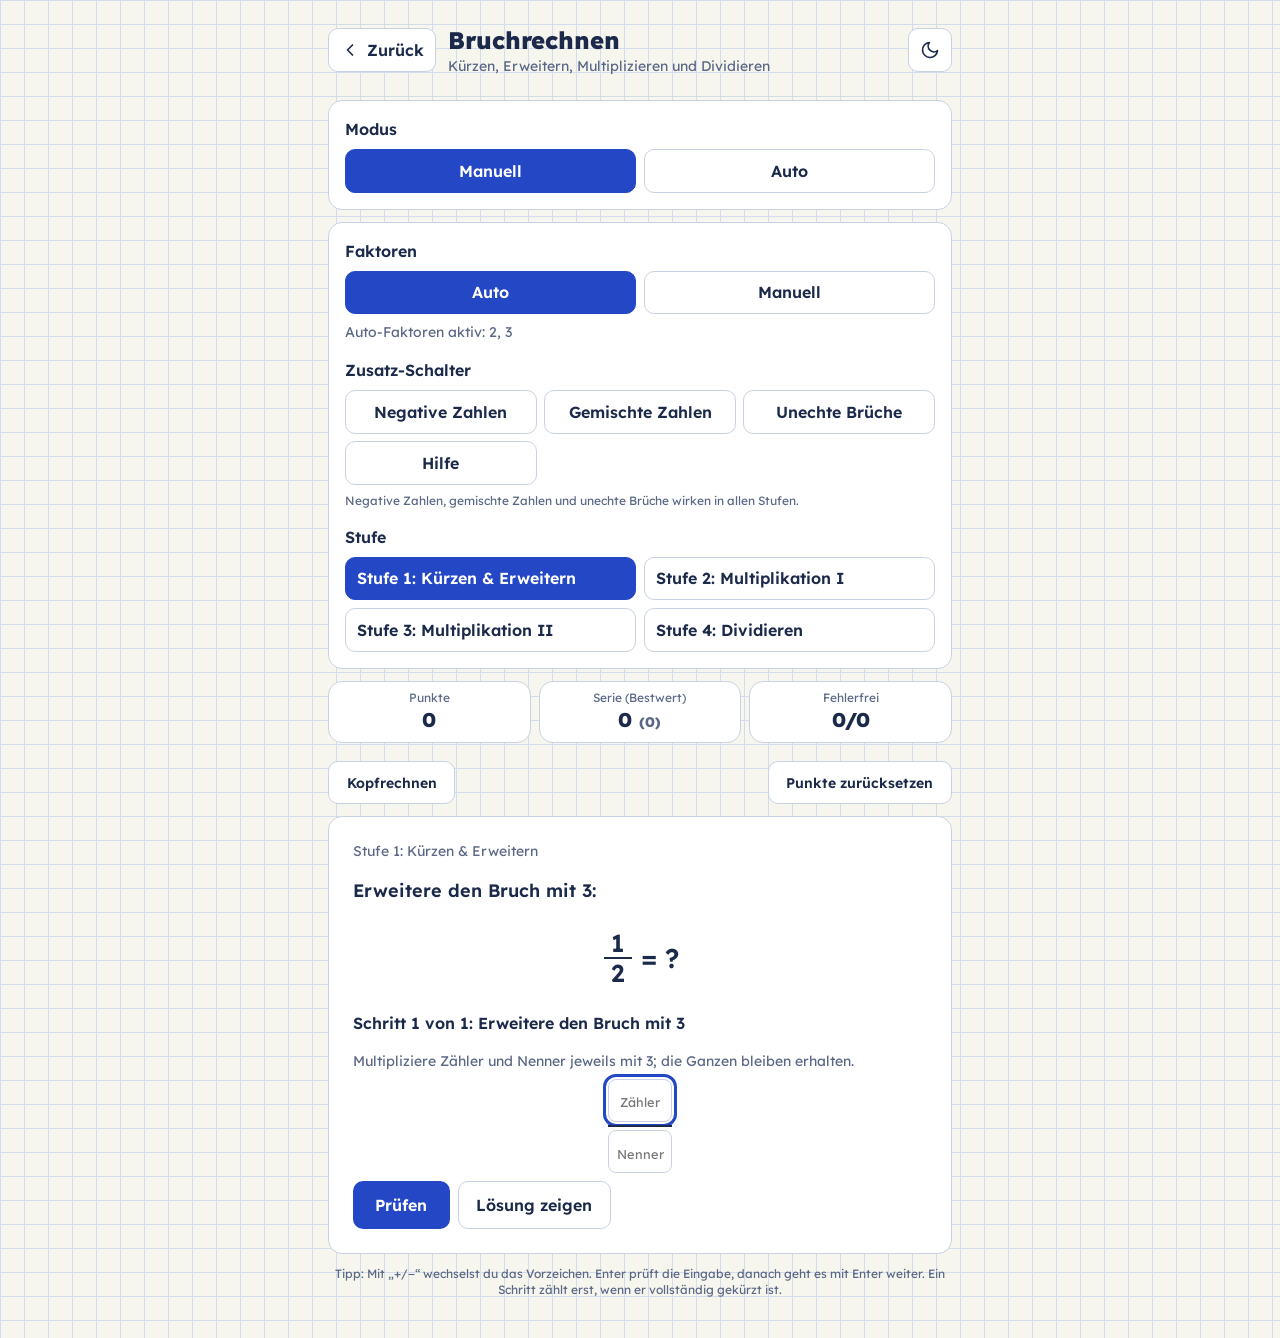
<file: brueche/multi2/index.html>
<!DOCTYPE html>
<html lang="de">
<head>
<meta charset="utf-8">
<meta name="viewport" content="width=device-width, initial-scale=1, viewport-fit=cover">
<title>Bruchrechnen: Kürzen, Erweitern, Multiplizieren, Dividieren</title>
<link rel="preconnect" href="https://fonts.googleapis.com">
<link rel="preconnect" href="https://fonts.gstatic.com" crossorigin>
<link href="https://fonts.googleapis.com/css2?family=Lexend:wght@400;600;800&display=swap" rel="stylesheet">

<!-- Zentrales Design und Komponenten (GitHub Pages, Unterordner) -->
<link rel="stylesheet" href="../../shared/style.css?v=2026-11-20">
<script src="../../shared/components.js?v=2026-11-20"></script>
<style>
/* App-spezifisch (alles Übrige liegt in shared/style.css) */
.score-actions{margin-top:.4rem}
</style>
</head>
<body>

<app-header title="Bruchrechnen" subtitle="Kürzen, Erweitern, Multiplizieren und Dividieren" back-url="../../"></app-header>

<main class="app">

  <app-mode-toolbar id="tb" show-tabs="false" show-mode="true" show-slider="true" mode="manual" threshold="5" label-adaptive="Auto" collapsible-auto></app-mode-toolbar>

  <section class="card pad stack" aria-label="Einstellungen">
    <div>
      <h2>Faktoren</h2>
      <div id="fmodes" class="row">
        <button type="button" class="chip chip--grow" data-fm="auto">Auto</button>
        <button type="button" class="chip chip--grow" data-fm="manual">Manuell</button>
      </div>
      <p id="autoStatus" class="mute small note"></p>
      <div id="catBox" class="stack-sm note" hidden></div>
    </div>
    <div>
      <h2>Zusatz-Schalter</h2>
      <div id="tg" class="row switch-grid"></div>
      <p class="mute xs note">Negative Zahlen, gemischte Zahlen und unechte Brüche wirken in allen Stufen.</p>
    </div>
    <div id="manualBox"><h2>Stufe</h2><div id="lvls" class="grid-2"></div></div>
  </section>

  <section id="help" class="card pad stack" aria-label="Hilfe" hidden>
    <h2>Hilfe</h2>
    <ul id="helpList" class="help-list small"></ul>
  </section>

  <section class="stats">
    <div class="card stat"><div class="mute xs">Punkte</div><div id="sScore" class="stat-value">0</div></div>
    <div class="card stat"><div class="mute xs">Serie (Bestwert)</div><div class="stat-value"><span id="sStreak">0</span> <span id="sBest" class="mute small">(0)</span></div></div>
    <div class="card stat"><div class="mute xs">Fehlerfrei</div><div id="sRate" class="stat-value">0/0</div></div>
  </section>
  <div class="score-actions"><button id="mentalBtn" type="button" class="btn btn-ghost small" aria-pressed="false">Kopfrechnen</button><button id="resetScore" type="button" class="btn btn-ghost small">Punkte zurücksetzen</button></div>

  <section class="card pad pad-lg stack" aria-label="Aufgabe">
    <div id="qMeta" class="mute small"></div>
    <p id="prompt" class="q-text"></p>
    <div id="expr" class="expr"></div>
    <div id="chain" class="chain" aria-label="Rechenweg"></div>

    <div id="stepBox" class="stack-sm">
      <h2 id="stepTitle"></h2>
      <p id="stepHint" class="mute small"></p>
      <div id="stepIn"></div>
      <div class="row">
        <button id="chk" class="btn btn-primary" type="button">Prüfen</button>
        <button id="noCancel" class="btn btn-ghost" type="button" hidden>Bereits vollständig gekürzt</button>
        <button id="show" class="btn btn-ghost" type="button">Lösung zeigen</button>
      </div>
    </div>

    <div id="fb" class="fb-slot" aria-live="polite"></div>
    <button id="next" class="btn btn-primary btn-block" type="button" hidden>Nächste Aufgabe</button>
  </section>

  <footer class="foot mute xs">Tipp: Mit „+/−“ wechselst du das Vorzeichen. Enter prüft die Eingabe, danach geht es mit Enter weiter. Ein Schritt zählt erst, wenn er vollständig gekürzt ist.</footer>
</main>

<script>
const $ = id => document.getElementById(id);
const tb = $("tb");
const M = "−";
const CATS = [
  {id: "base", name: "Basis", nums: [2, 3, 4, 5, 10]},
  {id: "std", name: "Standard", nums: [6, 7, 8, 9, 12]},
  {id: "ext", name: "Erweitert", nums: [14, 15, 16, 18, 20]},
  {id: "pro", name: "Profi", nums: [11, 13, 19, 21, 25], pro: true}
];
// Auto-Modus: schrittweise Freischaltung
const AUTO = [[2, 3], [4, 5, 10], [6, 7, 8, 9, 12], [14, 15, 16, 18, 20], [11, 13, 19, 21, 25]];
const LV = ["Kürzen & Erweitern", "Multiplikation I", "Multiplikation II", "Dividieren"];
const S = {pool: new Set([2, 3]), fmode: "auto", stage: 0, open: new Set(), help: false, flip: false, neg: false, mix: false, imp: false, extMode: "auto", mental: false, mode: "manual", level: 1, thr: tb.threshold,
  score: 0, streak: 0, best: 0, right: 0, total: 0, run: 0, wrong: 0, task: null, steps: [], step: 0, errs: 0, done: false, chain: []};

const rnd = (a, b) => a + Math.floor(Math.random() * (b - a + 1));
const pick = a => a[rnd(0, a.length - 1)];
const gcd = (a, b) => b ? gcd(b, a % b) : Math.abs(a);
const ok = () => ({k: "ok"}), bad = m => ({k: "bad", msg: m}), hint = m => ({k: "hint", msg: m});
const V = f => ({n: f.s * (f.w * f.d + f.n), d: f.d});
const same = (x, y) => x.n * y.d === y.n * x.d;
const imp = o => ({n: o.w * o.d + o.n, d: o.d});

/* ---------- Darstellung ---------- */
const frac = (n, d) => `<span class="frac"><span>${n}</span><span>${d}</span></span>`;
const num = f => f.n ? (f.w ? `<span class="mixed"><b class="whole">${f.w}</b>${frac(f.n, f.d)}</span>` : frac(f.n, f.d)) : String(f.w);
const fmt = (f, par) => f.s < 0 ? (par ? `(${M}${num(f)})` : `${M}${num(f)}`) : num(f);
const fmtOps = (fs, op) => fs.map((f, i) => i ? `${op} ${fmt(f, true)}` : fmt(f)).join(" ");

/* ---------- Aufgaben-Generator (ausschließlich aktive Zahlen) ---------- */
const active = () => S.fmode === "auto" ? AUTO.slice(0, S.stage + 1).flat() : [...S.pool];
// Zahl aus 1–3 aktiven Faktoren (0 = kein Treffer)
function nf(pool, lo, hi) {
  if (lo <= 1 && Math.random() < .12) return 1;
  for (let i = 0; i < 50; i++) { let v = 1; for (let j = rnd(1, 3); j > 0; j--) v *= pick(pool); if (v >= lo && v <= hi) return v; }
  return 0;
}
// Operand: gekürzter echter Bruch, bei unred meist mit einer aktiven Zahl erweitert
function operand(pool, unred) {
  const d0 = nf(pool, 2, 40), n0 = nf(pool, 1, 40);
  if (!d0 || !n0 || gcd(n0, d0) !== 1) return null;
  if (S.imp && !S.mix && n0 <= d0) return null;
  if (!S.imp && n0 >= d0) return null;
  let k = 1;
  if (unred && Math.random() < .9) { k = pick(pool); if (d0 * k > 300) return null; }
  return {s: 1, w: 0, n: n0 * k, d: d0 * k};
}
// Alle Kürzungs- und Erweiterungszahlen (ggT) stammen aus den aktiven Zahlen
function build(level, pool) {
  const okG = g => g === 1 || pool.includes(g);
  for (let t = 0; t < 1500; t++) {
    const sg = S.neg && Math.random() < .4 ? -1 : 1;
    if (level === 1) {
      const n0 = nf(pool, 1, 40), d0 = nf(pool, 2, 40);
      if (!n0 || !d0 || gcd(n0, d0) !== 1) continue;
      if (S.imp && !S.mix && n0 <= d0) continue;
      if (!S.imp && n0 >= d0 && Math.random() < .8) continue;
      const k = pick(pool); if (n0 * k > 300 || d0 * k > 300) continue;
      if (S.mix && !S.imp && n0 > d0) continue;                       // gemischte Zahl braucht echten Bruchteil
      const w = S.mix && n0 < d0 && (!S.imp || Math.random() < .5) ? rnd(1, 3) : 0;
      const kind = S.extMode === "force" ? "ext" : S.extMode === "red" ? "red" : (Math.random() < .5 ? "red" : "ext");
      return kind === "red"
        ? {level, kind: "red", s: sg, w, n0, d0, n: n0 * k, d: d0 * k}
        : {level, kind: "ext", s: sg, w, n0, d0, f: k};
    }
    const o = [operand(pool, level >= 3), operand(pool, level >= 3)];
    if (!o[0] || !o[1]) continue;
    if (S.mix) {
      o.forEach(x => { if (x.n < x.d && Math.random() < .75) x.w = rnd(1, 3); });   // nur echte Bruchteile
      if (!o[0].w && !o[1].w) { const c = o.filter(x => x.n < x.d); if (!c.length) continue; pick(c).w = rnd(1, 3); }
    }
    if (S.neg) o.forEach(x => { if (Math.random() < .4) x.s = -1; });
    const P = imp(o[0]), Q = imp(o[1]), div = level === 4;
    const a = P.n, b = P.d, c = div ? Q.d : Q.n, d = div ? Q.n : Q.d;        // a/b · c/d
    if (Math.max(a, b, c, d) > 400) continue;
    const g1 = gcd(a, b), g2 = gcd(c, d), inner = g1 > 1 || g2 > 1;
    const a1 = a / g1, b1 = b / g1, c1 = c / g2, d1 = d / g2, x1 = gcd(a1, d1), x2 = gcd(c1, b1), cross = x1 > 1 || x2 > 1;
    if (!(okG(g1) && okG(g2) && okG(x1) && okG(x2))) continue;
    if (level === 2 && (inner || !cross)) continue;
    if (level >= 3 && (!inner || (!cross && Math.random() < .7))) continue;
    return {level, ops: o, div, a, b, c, d};
  }
  return null;
}

/* ---------- Kürzen (Kreuz & innen) ---------- */
function cancelForm({a, b, c, d}) {
  let g = gcd(a, b); a /= g; b /= g;
  g = gcd(c, d); c /= g; d /= g;
  g = gcd(a, d); a /= g; d /= g;
  g = gcd(c, b); c /= g; b /= g;
  return {a, b, c, d};
}
function cancelCheck([f1, f2], B, sp) {
  const n1 = f1.n, d1 = f1.d, n2 = f2.n, d2 = f2.d;
  if (n1 * n2 * B.b * B.d !== B.a * B.c * d1 * d2) return bad("Der Wert des Produkts hat sich verändert. Beim Kürzen teilst du Zähler und Nenner nur durch gemeinsame Teiler. Über Kreuz darf ein Zähler mit dem Nenner des anderen Bruchs gekürzt werden.");
  if (f1.s * f2.s !== sp) return bad("Der Betrag stimmt, aber das Vorzeichen nicht. Minus mal Plus ergibt Minus, Minus mal Minus ergibt Plus.");
  if (B.a % n1 || B.b % d1 || B.c % n2 || B.d % d2) return bad("Der Wert stimmt, aber so wurde nicht gekürzt. Es darf nur durch gemeinsame Teiler geteilt werden. Bleib bei den Zahlen der Aufgabe und multipliziere noch nicht aus.");
  const inner = gcd(n1, d1) > 1 || gcd(n2, d2) > 1, cross = gcd(n1, d2) > 1 || gcd(n2, d1) > 1;
  if (inner && cross) return hint("Mathematisch richtig, aber noch nicht vollständig gekürzt: Weder innerhalb der Brüche noch über Kreuz ist alles erledigt!");
  if (inner) return hint("Mathematisch richtig, aber ein Bruch lässt sich noch kürzen: Zähler und Nenner desselben Bruchs haben noch einen gemeinsamen Teiler.");
  if (cross) return hint("Mathematisch richtig, aber du sollst besser vorher über Kreuz kürzen! Ein Zähler und der Nenner des anderen Bruchs haben noch einen gemeinsamen Teiler.");
  return ok();
}
function finalCheck(f, R) {
  const v = V(f);
  if (!same(v, {n: R.s * R.n, d: R.d})) return Math.abs(v.n) * R.d === R.n * v.d
    ? bad("Der Betrag stimmt, aber das Vorzeichen nicht. Minus mal Plus ergibt Minus, Minus mal Minus ergibt Plus.")
    : bad("Das Ergebnis stimmt nicht. Multipliziere Zähler mal Zähler und Nenner mal Nenner der gekürzten Brüche und achte auf das Vorzeichen.");
  if (f.w && f.n >= f.d) return hint("Der Wert stimmt, aber der Bruchteil einer gemischten Zahl muss kleiner als 1 sein.");
  if (f.n && gcd(f.n, f.d) > 1) return hint(`Mathematisch richtig, aber noch nicht vollständig gekürzt (gemeinsamer Teiler ${gcd(f.n, f.d)}).`);
  return ok();
}

/* ---------- Schritte je Aufgabe ---------- */
function stepsOf(t) {
  const st = [];
  if (t.level === 1) {
    const s = t.s, w = t.w || 0;
    const baseNum = w * t.d0 + t.n0;
    if (t.kind === "red") st.push({label: "Gekürzt", type: "frac", whole: S.mix, title: "Kürze den Bruch vollständig", hint: "Teile den Bruchteil (Zähler und Nenner) durch ihren größten gemeinsamen Teiler; die Ganzen bleiben erhalten.",
      ans: () => [{s, w, n: t.n0, d: t.d0}],
      check([f]) {
        if (!same(V(f), {n: s * baseNum, d: t.d0})) return Math.abs(V(f).n) * t.d0 === baseNum * V(f).d ? bad("Der Betrag stimmt, aber das Vorzeichen nicht.") : bad("Der Wert stimmt nicht mehr. Beim Kürzen teilst du Zähler und Nenner durch dieselbe Zahl.");
        if (f.w && f.n >= f.d) return hint("Der Wert stimmt, aber der Bruchteil einer gemischten Zahl muss kleiner als 1 sein.");
        const g = gcd(f.n, f.d);
        return g > 1 ? hint(`Mathematisch richtig, aber noch nicht vollständig gekürzt! Zähler und Nenner haben noch den gemeinsamen Teiler ${g}.`) : ok();
      }});
    else st.push({label: `Erweitert mit ${t.f}`, type: "frac", whole: S.mix, title: `Erweitere den Bruch mit ${t.f}`, hint: `Multipliziere Zähler und Nenner jeweils mit ${t.f}; die Ganzen bleiben erhalten.`,
      ans: () => [{s, w, n: t.n0 * t.f, d: t.d0 * t.f}],
      check([f]) {
        if (!same(V(f), {n: s * baseNum, d: t.d0})) return Math.abs(V(f).n) * t.d0 === baseNum * V(f).d ? bad("Der Betrag stimmt, aber das Vorzeichen nicht.") : bad(`Beim Erweitern multiplizierst du Zähler und Nenner mit demselben Faktor, hier ${t.f}.`);
        if (f.w !== w || f.n !== t.n0 * t.f || f.d !== t.d0 * t.f) return hint(`Der Wert stimmt, aber du solltest mit ${t.f} erweitern: ${t.n0}·${t.f} im Zähler und ${t.d0}·${t.f} im Nenner.`);
        return ok();
      }});
    return st;
  }
  const {a, b, c, d} = t, B = {a, b, c, d}, sp = t.ops[0].s * t.ops[1].s;
  if (t.ops.some(o => o.w)) st.push({label: "In unechte Brüche umgewandelt", type: "prod", op: t.div ? ":" : "·", title: "Gemischte Zahlen in unechte Brüche umwandeln",
    hint: "Ganze · Nenner + Zähler, der Nenner bleibt gleich. Noch nicht kürzen!",
    ans: () => t.ops.map(o => ({s: o.s, w: 0, ...imp(o)})),
    check(fs) {
      for (let i = 0; i < 2; i++) {
        const o = t.ops[i], p = imp(o), f = fs[i];
        if (f.n === p.n && f.d === p.d) { if (f.s !== o.s) return bad(`Das Vorzeichen des ${i + 1}. Bruchs stimmt nicht.`); continue; }
        if (same(V(f), {n: o.s * p.n, d: p.d})) return hint(`Der Wert des ${i + 1}. Bruchs stimmt, aber hier wird nur umgewandelt, noch nicht gekürzt: Der Nenner bleibt ${p.d}.`);
        return bad(o.w ? `Der ${i + 1}. Bruch stimmt nicht. Rechne Ganze mal Nenner plus Zähler: ${o.w}·${o.d}+${o.n}. Der Nenner bleibt ${o.d}.` : `Der ${i + 1}. Bruch ist schon ein einfacher Bruch und bleibt unverändert.`);
      }
      return ok();
    }});
  if (t.div) st.push({label: "Kehrwert gebildet", type: "prod", op: "·", title: "Mit dem Kehrwert multiplizieren", hint: "Aus „:“ wird „·“ und der zweite Bruch wird umgedreht. Noch nicht kürzen!",
    ans: () => [{s: t.ops[0].s, w: 0, n: a, d: b}, {s: t.ops[1].s, w: 0, n: c, d}],
    check([f1, f2]) {
      const s1 = t.ops[0].s, s2 = t.ops[1].s;
      if (f1.n === a && f1.d === b && f2.n === c && f2.d === d) return f1.s === s1 && f2.s === s2 ? ok() : bad("Die Zahlen stimmen, aber ein Vorzeichen nicht: Beim Kehrwert bleibt das Vorzeichen erhalten.");
      if (f1.n === b && f1.d === a) return bad("Nur der zweite Bruch (der Divisor) wird umgedreht. Der erste bleibt unverändert.");
      if (f2.n === d && f2.d === c) return bad("Beim Dividieren multiplizierst du mit dem Kehrwert: Der zweite Bruch muss umgedreht werden.");
      if (f1.s * f2.s === s1 * s2 && f1.n * f2.n * b * d === a * c * f1.d * f2.d) return hint("Mathematisch gleichwertig, aber in diesem Schritt wird nur der Kehrwert gebildet. Gekürzt wird erst im nächsten Schritt.");
      return bad("Das passt nicht. Schreibe a/b : c/d um in a/b · d/c.");
    }});
  const titles = {2: "Über Kreuz kürzen", 3: "Alles kürzen: innerhalb der Brüche und über Kreuz", 4: "Alles kürzen: innerhalb der Brüche und über Kreuz"};
  const hints = {2: "Kürze vor dem Ausrechnen: Ein Zähler und der Nenner des anderen Bruchs dürfen durch denselben Teiler geteilt werden. Trage beide Brüche gekürzt ein. Geht nichts mehr, klicke „Bereits vollständig gekürzt“.",
    3: "Kürze zuerst innerhalb jedes Bruchs, dann über Kreuz, bis nichts mehr geht. Trage beide Brüche vollständig gekürzt ein.",
    4: "Kürze innerhalb der Brüche und über Kreuz, bis nichts mehr geht. Trage beide Brüche vollständig gekürzt ein."};
  const cf = cancelForm(B), Rn = cf.a * cf.c, Rd = cf.b * cf.d, g = gcd(Rn, Rd), R = {s: sp, n: Rn / g, d: Rd / g};
  st.push({label: "Vollständig gekürzt", type: "prod", op: "·", cancel: true, title: titles[t.level], hint: hints[t.level],
    ans: () => [{s: sp, w: 0, n: cf.a, d: cf.b}, {s: 1, w: 0, n: cf.c, d: cf.d}],
    none: () => gcd(a, b) === 1 && gcd(c, d) === 1 && gcd(a, d) === 1 && gcd(c, b) === 1,
    check: fs => cancelCheck(fs, B, sp)});
  st.push({label: "Ergebnis", type: "frac", whole: S.mix, title: "Endergebnis", hint: "Multipliziere Zähler mal Zähler und Nenner mal Nenner. Das Ergebnis soll vollständig gekürzt sein" + (S.mix ? " (als Bruch oder als gemischte Zahl)." : "."),
    ans: () => [{s: R.s, w: 0, n: R.n, d: R.d}], check: ([f]) => finalCheck(f, R)});
  return st;
}

/* ---------- Eingabefelder ---------- */
const finHTML = whole => `<div class="fin">${S.neg ? '<button type="button" class="chip fin-sign" data-s="+" aria-label="Vorzeichen wechseln">+</button>' : ""}${whole ? '<input class="input fin-w" inputmode="numeric" placeholder="ganz" aria-label="Ganze Zahl" autocomplete="off">' : ""}<div class="answer-frac"><input class="input fin-n" inputmode="numeric" placeholder="Zähler" aria-label="Zähler" autocomplete="off"><div class="bar"></div><input class="input fin-d" inputmode="numeric" placeholder="Nenner" aria-label="Nenner" autocomplete="off"></div></div>`;
function readFin(el) {
  const sg = el.querySelector(".fin-sign"), s = sg && sg.dataset.s === "-" ? -1 : 1;
  const v = c => { const i = el.querySelector(c); return i ? i.value.trim() : ""; };
  const w = v(".fin-w"), n = v(".fin-n"), d = v(".fin-d");
  if (!/^\d*$/.test(w) || !/^\d*$/.test(n) || !/^\d*$/.test(d)) return {err: "Bitte nur ganze Zahlen (Ziffern) eintragen. Das Minus setzt du mit dem Knopf +/−."};
  if (w !== "" && n === "" && d === "") return {s, w: +w, n: 0, d: 1};
  if (n === "" || d === "") return {err: "Trage Zähler und Nenner ein."};
  if (+d === 0) return {err: "Der Nenner darf nicht 0 sein."};
  if (+n === 0 && w === "") return {err: "Der Zähler darf nicht 0 sein."};
  return {s, w: +w || 0, n: +n, d: +d};
}

/* ---------- Ablauf ---------- */
function show(kind, html) { $("fb").innerHTML = `<div class="feedback feedback--${kind}"><p>${html}</p></div>`; }
function renderChain() {
  $("chain").innerHTML = S.chain.map(r => `<div class="chain-row"><b aria-hidden="true">✔</b><span>${r.label}:</span><span class="chain-expr">${r.expr}</span></div>`).join("");
}
function renderStep(skipFocus) {
  $("stepBox").hidden = false;
  if (S.mental) {
    const t = S.task;
    $("stepTitle").textContent = "Kopfrechnen – Endergebnis eintragen";
    $("stepHint").textContent = "Berechne das vollständig gekürzte Endergebnis direkt im Kopf" + (S.mix && t.level > 1 ? " (als Bruch oder gemischte Zahl)." : ".");
    $("stepIn").innerHTML = `<div class="answer">${finHTML(S.mix)}</div>`;
    $("noCancel").hidden = true;
    $("fb").innerHTML = "";
    const i = $("stepIn").querySelector("input"); if (i && !skipFocus) i.focus({preventScroll: true});
    return;
  }
  const st = S.steps[S.step];
  $("stepTitle").textContent = `Schritt ${S.step + 1} von ${S.steps.length}: ${st.title}`;
  $("stepHint").textContent = st.hint || "";
  $("stepIn").innerHTML = `<div class="answer">${st.type === "frac" ? finHTML(st.whole) : finHTML(false) + `<span class="op">${st.op}</span>` + finHTML(false)}</div>`;
  $("noCancel").hidden = !st.cancel;
  $("fb").innerHTML = "";
  const i = $("stepIn").querySelector("input"); if (i && !skipFocus) i.focus({preventScroll: true});
}
function newTask(noFocus) {
  const skipFocus = noFocus === true;
  const pool = active();
  let t = null;
  for (let lv = S.level; lv >= 1 && !t; lv--) t = build(lv, pool);
  if (!t) { const k = pick(pool), d0 = pick(pool); t = {level: 1, kind: "red", s: 1, n0: 1, d0, n: k, d: d0 * k}; }
  const relax = t.level !== S.level;
  S.task = t; S.steps = stepsOf(t); S.step = 0; S.errs = 0; S.done = false; S.chain = []; S.mentalUsed = S.mental;
  const l1ModeName = S.extMode === "red" ? "Kürzen" : S.extMode === "force" ? "Erweitern" : "Kürzen & Erweitern";
  const lvTitle = t.level === 1 ? l1ModeName : LV[t.level - 1];
  $("qMeta").textContent = `Stufe ${t.level}: ${lvTitle}` + (relax ? ` · mit den aktiven Zahlen ist Stufe ${S.level} nicht möglich, bitte weitere Zahlen aktivieren` : "");
  if (t.level === 1) {
    $("prompt").textContent = t.kind === "red" ? "Kürze den Bruch vollständig:" : `Erweitere den Bruch mit ${t.f}:`;
    $("expr").innerHTML = fmt({s: t.s, w: t.w || 0, n: t.kind === "red" ? t.n : t.n0, d: t.kind === "red" ? t.d : t.d0}) + " = ?";
  } else {
    $("prompt").textContent = t.level === 2 ? "Multipliziere. Kürze zuerst über Kreuz, dann rechne aus:"
      : t.level === 3 ? "Multipliziere. Kürze zuerst alles (innerhalb der Brüche und über Kreuz), dann rechne aus:"
      : "Dividiere. Bilde den Kehrwert, kürze vollständig und rechne aus:";
    $("expr").innerHTML = fmtOps(t.ops, t.div ? ":" : "·") + " = ?";
  }
  renderChain(); renderStep(skipFocus);
  $("stepBox").hidden = false; $("next").hidden = true;
}
function advance(st, fs) {
  const expr = st.type === "frac" ? fmt(fs[0]) : fmtOps(fs, st.op);
  S.chain.push({label: `Schritt ${S.step + 1} · ${st.label}`, expr});
  S.step++; renderChain();
  if (S.step >= S.steps.length) finish(); else renderStep();
}
function check() {
  if (S.done) return;
  const fs = [...$("stepIn").querySelectorAll(".fin")].map(readFin), e = fs.find(f => f.err);
  if (e) return show("hint", e.err);
  if (S.mental) {
    const r = S.steps[S.steps.length - 1].check(fs);
    if (r.k === "ok") {
      S.chain.push({label: "Kopfrechnen", expr: fmt({s: fs[0].s, w: fs[0].w, n: fs[0].n, d: fs[0].d})});
      renderChain();
      return finish();
    }
    S.errs++; return show(r.k === "bad" ? "bad" : "hint", r.msg);
  }
  const st = S.steps[S.step];
  const r = st.check(fs);
  if (r.k === "ok") return advance(st, fs);
  S.errs++; show(r.k === "bad" ? "bad" : "hint", r.msg);
}
function noCancel() {
  if (S.done) return;
  const st = S.steps[S.step];
  if (st.none()) { const t = S.task; return advance({...st, label: "Bereits vollständig gekürzt", type: "prod", op: "·"}, [{s: t.ops[0].s, w: 0, n: t.a, d: t.b}, {s: t.ops[1].s, w: 0, n: t.c, d: t.d}]); }
  S.errs++; show("hint", "Doch, hier geht noch etwas! Prüfe, ob Zähler und Nenner im selben Bruch oder über Kreuz einen gemeinsamen Teiler haben.");
}
function solution() {
  if (S.done) return;
  const st = S.steps[S.step], fs = st.ans();
  S.errs++;
  show("hint", `Lösung für diesen Schritt: <span class="expr expr--sm">${st.type === "frac" ? fmt(fs[0]) : fmtOps(fs, st.op)}</span> Trage sie ein und prüfe.`);
}
function finish() {
  S.done = true; S.total++;
  let msg = "", pts; const clean = S.errs === 0;
  if (clean) {
    S.right++; S.streak++; S.best = Math.max(S.best, S.streak); pts = 10 + (S.level - 1) * 5 + Math.min(S.streak - 1, 5) * 2;
    if (S.mentalUsed) { const mb = S.steps.length > 1 ? 4 : 2; pts += mb; msg += `+${mb} Extrapunkte (Kopfrechnen)! `; }
    S.run++; S.wrong = 0;
    if (S.run >= S.thr) {
      S.run = 0;
      const cf = S.fmode === "auto" && S.stage < AUTO.length - 1, cl = S.mode === "adaptive" && S.level < 4;
      if (cf && (!cl || !S.flip)) { S.stage++; S.flip = true; msg += `Neue Faktoren freigeschaltet: ${AUTO[S.stage].join(", ")}.`; }
      else if (cl) { S.level++; S.flip = false; msg += `Aufstieg: weiter mit Stufe ${S.level}.`; }
      else if (S.mode === "adaptive" || S.fmode === "auto") msg += "Höchste Stufe und alle Faktoren erreicht – stark!";
    }
  } else {
    S.streak = 0; S.run = 0; S.wrong++; pts = 3;
    if (S.wrong >= 2) {
      if (S.fmode === "auto" && S.stage > 0) { msg = `Zwei Aufgaben mit Fehlern in Folge: die Faktoren ${AUTO[S.stage].join(", ")} werden pausiert.`; S.stage--; S.wrong = 0; }
      else if (S.mode === "adaptive" && S.level > 1) { S.level--; S.wrong = 0; msg = `Zwei Aufgaben mit Fehlern in Folge: zurück zu Stufe ${S.level}.`; }
    }
  }
  S.score += pts;
  $("stepBox").hidden = true;
  $("fb").innerHTML = `<div class="feedback feedback--${clean ? "ok" : "hint"}"><p class="fb-title">${clean ? "✔ Richtig gelöst, fehlerfrei!" : "Geschafft, aber mit Fehlversuchen."}</p><p>+${pts} Punkte${clean ? "" : `. Fehlversuche in dieser Aufgabe: ${S.errs}`}</p>${msg ? `<p class="fb-note">${msg}</p>` : ""}</div>`;
  $("next").hidden = false; $("next").focus();
  cfg();
}
function stats() {
  $("sScore").textContent = S.score; $("sStreak").textContent = S.streak; $("sBest").textContent = `(${S.best})`; $("sRate").textContent = `${S.right}/${S.total}`;
  const auto = S.mode === "adaptive";
  tb.setProgress(auto ? S.run : 0, auto ? (`Fehlerfrei in Folge: ${S.run} von ${S.thr}.` + (S.fmode === "auto" && S.stage < AUTO.length - 1 ? ` Danach kommen neue Faktoren dazu (${AUTO[S.stage + 1].join(", ")}).` : "") + " Zwei Aufgaben mit Fehlern in Folge: ein Schritt zurück.") : "");
}

/* ---------- Einstellungen ---------- */
function press(el, on) { el.setAttribute("aria-pressed", on); el.classList.toggle("is-active", on); }
function renderCfg() {
  document.querySelectorAll("[data-fm]").forEach(b => press(b, b.dataset.fm === S.fmode));
  $("autoStatus").hidden = S.fmode !== "auto";
  $("autoStatus").textContent = `Auto-Faktoren aktiv: ${active().join(", ")}`;
  $("catBox").hidden = S.fmode !== "manual";
  $("catBox").innerHTML = CATS.map(c => {
    const n = c.nums.filter(x => S.pool.has(x)).length, open = S.open.has(c.id);
    return `<div class="cat"><button type="button" class="chip chip--left chip--cat${c.pro ? " chip--pro" : ""}" data-c="${c.id}" aria-expanded="${open}">${c.name} · ${n} von ${c.nums.length} aktiv ${open ? "▴" : "▾"}</button>` +
      (open ? `<div class="row cat-nums">${c.nums.map(x => `<button type="button" class="chip${c.pro ? " chip--pro" : ""}${S.pool.has(x) ? " is-active" : ""}" aria-pressed="${S.pool.has(x)}" data-f="${x}">${x}</button>`).join("")}</div>` : "") + `</div>`;
  }).join("");
  $("tg").innerHTML = [
    ["neg", "Negative Zahlen"],
    ["mix", "Gemischte Zahlen"],
    ["imp", "Unechte Brüche"],
    ["help", "Hilfe"]
  ].map(([k, l]) => `<button type="button" class="chip${S[k] ? " is-active" : ""}" aria-pressed="${S[k]}" data-t="${k}">${l}</button>`).join("");
  MathPortal.ui.fade($("tg"));
  const l1BtnLabel = S.extMode === "red" ? "Kürzen" : S.extMode === "force" ? "Erweitern" : "Kürzen & Erweitern";
  $("lvls").innerHTML = LV.map((l, i) => `<button type="button" class="chip chip--left${S.level === i + 1 ? " is-active" : ""}" data-l="${i + 1}">Stufe ${i + 1}: ${i === 0 ? l1BtnLabel : l}</button>`).join("");
  $("manualBox").hidden = S.mode !== "manual";
  $("help").hidden = !S.help;
  const mb = $("mentalBtn"); if (mb) { mb.classList.toggle("is-active", S.mental); mb.setAttribute("aria-pressed", S.mental); }
  stats();
}
function cfg() { MathPortal.ui.keepFocus(renderCfg); }
$("helpList").innerHTML = [
  `<b>Kürzen:</b> Teile Zähler und Nenner durch dieselbe Zahl, bis es nicht mehr geht. Beispiel: ${frac(6, 8)} = ${frac(3, 4)} (geteilt durch 2).`,
  `<b>Erweitern:</b> Multipliziere Zähler und Nenner mit derselben Zahl. Beispiel: ${frac(2, 3)} mit 4 erweitert ergibt ${frac(8, 12)}.`,
  `<b>Kreuzkürzen:</b> Vor dem Multiplizieren darfst du einen Zähler mit dem Nenner des <i>anderen</i> Bruchs kürzen. Beispiel: ${frac(3, 4)} · ${frac(2, 9)} = ${frac(1, 2)} · ${frac(1, 3)} = ${frac(1, 6)}.`,
  `<b>Kehrwert:</b> Dividieren heißt mit dem Kehrwert multiplizieren: ${frac("a", "b")} : ${frac("c", "d")} = ${frac("a", "b")} · ${frac("d", "c")}. Beispiel: ${frac(2, 3)} : ${frac(4, 9)} = ${frac(2, 3)} · ${frac(9, 4)}.`,
  `<b>Gemischte Zahlen:</b> Erst in einen unechten Bruch umwandeln: Ganze · Nenner + Zähler, der Nenner bleibt.`,
  `<b>Vorzeichen:</b> Minus mal Plus ergibt Minus, Minus mal Minus ergibt Plus. Beim Dividieren bleibt das Vorzeichen beim Kehrwert erhalten.`
].map(x => `<li>${x}</li>`).join("");
function setMode(m) {
  MathPortal.ui.keepScroll(() => {
    S.mode = m;
    S.run = 0; S.wrong = 0; if (m === "adaptive") S.level = 1; cfg(); newTask(true);
  });
}

$("fmodes").addEventListener("click", e => { const b = e.target.closest("[data-fm]"); if (!b || b.dataset.fm === S.fmode) return;
  if (b.dataset.fm === "manual") S.pool = new Set(AUTO.slice(0, S.stage + 1).flat());
  S.fmode = b.dataset.fm; S.run = 0; S.wrong = 0; cfg(); newTask(); });
$("catBox").addEventListener("click", e => {
  const c = e.target.closest("[data-c]"), f = e.target.closest("[data-f]");
  if (c) { S.open.has(c.dataset.c) ? S.open.delete(c.dataset.c) : S.open.add(c.dataset.c); cfg(); return; }
  if (!f) return;
  const n = +f.dataset.f;
  if (S.pool.has(n)) { if (S.pool.size === 1) { show("hint", "Mindestens eine Zahl muss aktiv bleiben."); return; } S.pool.delete(n); } else S.pool.add(n);
  cfg(); if (!S.done) newTask(); });
$("tg").addEventListener("click", e => {
  const b = e.target.closest("[data-t]"); if (!b) return;
  const k = b.dataset.t;
  S[k] = !S[k]; cfg(); if (k !== "help" && !S.done) newTask();
});
const NEXT_EXT = {auto: "red", red: "force", force: "auto"};
$("lvls").addEventListener("click", e => {
  const b = e.target.closest("[data-l]");
  if (!b) return;
  const lv = +b.dataset.l;
  if (lv === 1 && S.level === 1) {
    S.extMode = NEXT_EXT[S.extMode] || "auto";
  } else {
    S.level = lv;
  }
  cfg();
  newTask();
});
tb.addEventListener("modechange", e => setMode(e.detail.mode));
tb.addEventListener("thresholdchange", e => { S.thr = e.detail.value; S.run = Math.min(S.run, S.thr - 1); stats(); });
$("stepIn").addEventListener("click", e => { const b = e.target.closest(".fin-sign"); if (b) { const m = b.dataset.s === "+"; b.dataset.s = m ? "-" : "+"; b.textContent = m ? M : "+"; } });
$("stepIn").addEventListener("keydown", e => { if (e.key === "Enter" && e.target.tagName === "INPUT" && !e.repeat) { e.preventDefault(); check(); } });
function toggleMental() {
  S.mental = !S.mental;
  const mb = $("mentalBtn"); mb.classList.toggle("is-active", S.mental); mb.setAttribute("aria-pressed", S.mental);
  if (!S.done && S.task) {
    if (S.mental) {
      const untouched = S.chain.length === 0 && S.errs === 0;
      S.mentalUsed = untouched;
      renderStep();
      if (!untouched) show("hint", "Kopfrechnen aktiviert (für diese bereits begonnene Aufgabe ohne Extrapunkte).");
    } else {
      S.mentalUsed = false;
      S.step = 0; S.errs = 0; S.chain = [];
      renderChain(); renderStep();
      show("hint", "Kopfrechnen beendet – zurück zur Schritt-für-Schritt-Ansicht.");
    }
  }
}
function resetScore() {
  S.score = 0; S.streak = 0; S.best = 0; S.right = 0; S.total = 0; S.run = 0; S.wrong = 0;
  stats();
}
$("mentalBtn").onclick = toggleMental;
$("resetScore").onclick = resetScore;
$("chk").onclick = check; $("noCancel").onclick = noCancel; $("show").onclick = solution; $("next").onclick = newTask;
document.addEventListener("keydown", e => { if (e.key === "Enter" && !e.repeat && S.done && !$("next").hidden && !MathPortal.ui.isControl(e.target)) newTask(); });

S.thr = tb.threshold;
MathPortal.ui.watchFade($("tg"));
cfg(); newTask();
</script>
</body>
</html>
</file>
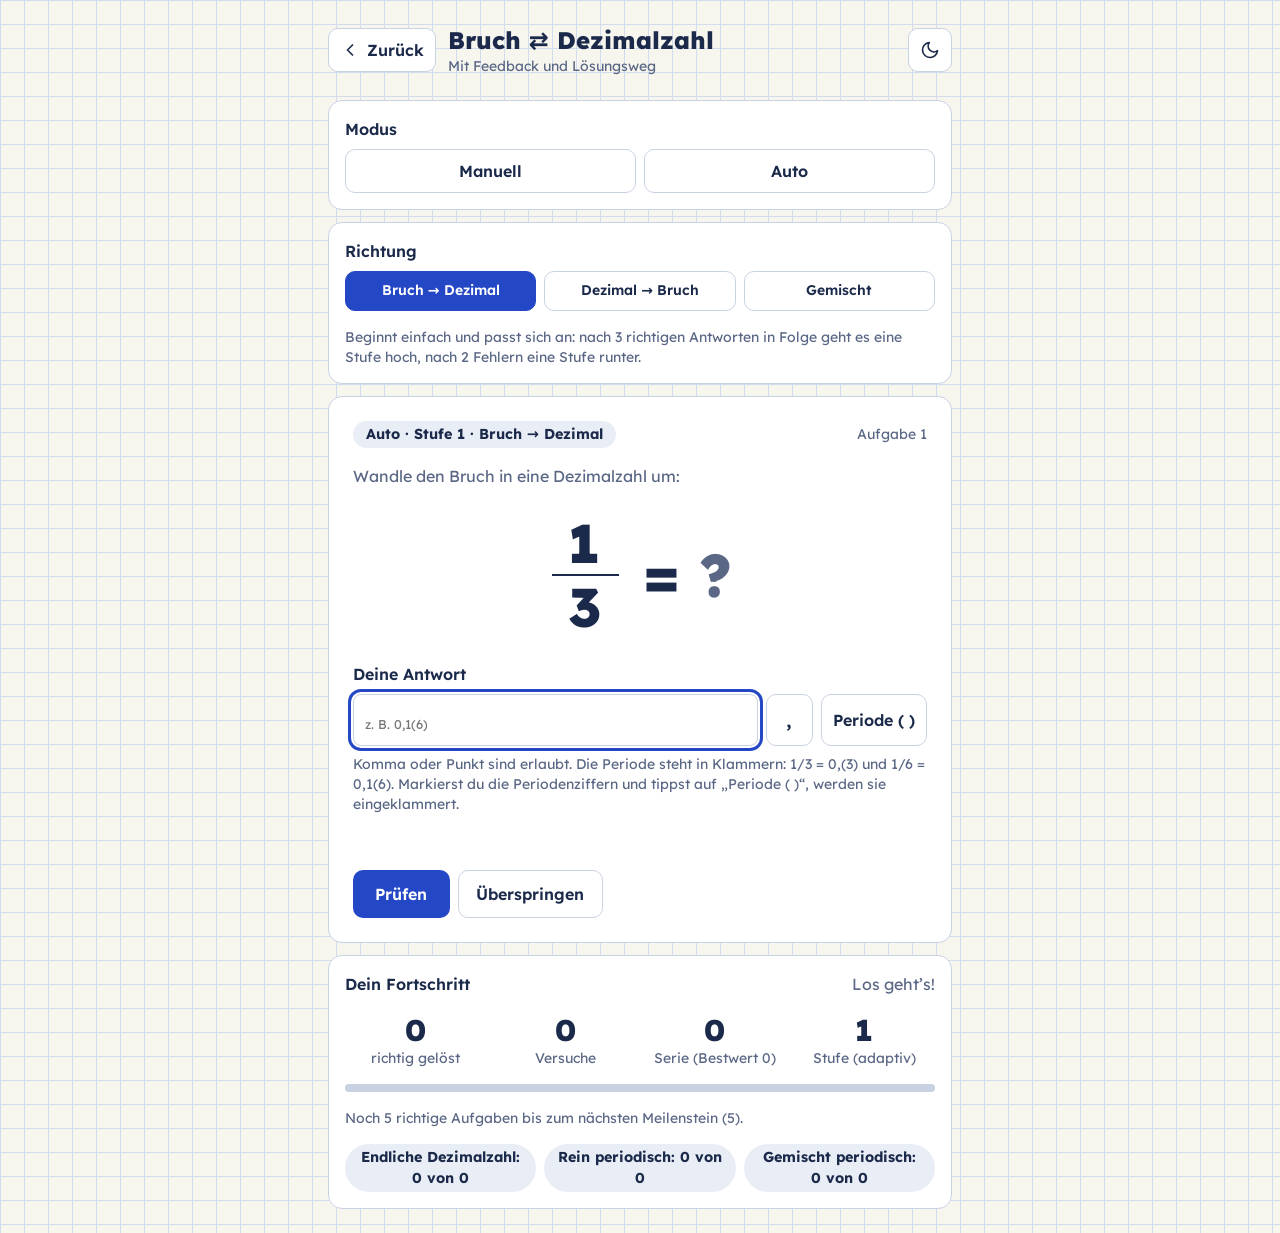
<file: brueche/umrechnungjs/index.html>
<!DOCTYPE html>
<html lang="de">
<head>
<meta charset="utf-8">
<meta name="viewport" content="width=device-width, initial-scale=1, viewport-fit=cover">
<title>Bruch ⇄ Dezimalzahl</title>
<link rel="preconnect" href="https://fonts.googleapis.com">
<link href="https://fonts.googleapis.com/css2?family=Lexend:wght@400;600;800&display=swap" rel="stylesheet">

<!-- Zentrales Design und Komponenten (GitHub Pages, Unterordner) -->
<link rel="stylesheet" href="../../shared/style.css">
<script src="../../shared/components.js"></script>
</head>
<body>

<app-header title="Bruch ⇄ Dezimalzahl" subtitle="Mit Feedback und Lösungsweg" back-url="../../"></app-header>

<main class="app">

  <app-mode-toolbar id="tb" show-tabs="false" show-mode="true" show-slider="true" mode="adaptive" threshold="3" label-adaptive="Auto" collapsible-auto></app-mode-toolbar>

  <section class="card pad stack" aria-label="Einstellungen">
    <div>
      <h2>Richtung</h2>
      <div id="dirs" class="grid-3">
        <button class="chip" data-dir="A">Bruch → Dezimal</button>
        <button class="chip" data-dir="B">Dezimal → Bruch</button>
        <button class="chip" data-dir="M">Gemischt</button>
      </div>
    </div>
    <div id="manualBox" class="stack" hidden>
      <div>
        <h2>Kategorie</h2>
        <div id="modes" class="grid-2">
          <button class="chip" data-mode="fin">Endlich</button>
          <button class="chip" data-mode="pure">Rein periodisch</button>
          <button class="chip" data-mode="mixed">Gemischt periodisch</button>
          <button class="chip" data-mode="all">Alle gemischt</button>
        </div>
      </div>
      <div>
        <h2>Schwierigkeit</h2>
        <div id="lvls" class="grid-levels">
          <button class="chip" data-lv="1">Stufe 1 · einfach</button>
          <button class="chip" data-lv="2">Stufe 2 · mittel</button>
          <button class="chip" data-lv="3">Stufe 3 · schwer</button>
        </div>
      </div>
    </div>
    <p id="modeHelp" class="mute small"></p>
  </section>

  <section class="card pad pad-lg stack" aria-label="Aufgabe">
    <div class="row row--between">
      <span id="badge" class="pill"></span>
      <span id="count" class="mute small"></span>
    </div>
    <p id="prompt" class="mute">Wandle den Bruch in eine Dezimalzahl um:</p>
    <div id="task" class="big big--flex"></div>

    <div id="decIn" class="stack-sm">
      <label for="ans" class="lbl">Deine Antwort</label>
      <div class="row row--nowrap">
        <input id="ans" class="input input--fill" type="text" inputmode="decimal" autocomplete="off" autocapitalize="off" autocorrect="off" spellcheck="false" enterkeyhint="done" placeholder="z. B. 0,1(6)">
        <button id="bComma" class="chip chip--key" type="button" aria-label="Komma einfügen">,</button>
        <button id="bPer" class="chip chip--key chip--text" type="button" aria-label="Periode in Klammern einfügen">Periode ( )</button>
      </div>
      <p class="mute small">Komma oder Punkt sind erlaubt. Die Periode steht in Klammern: 1/3 = 0,(3) und 1/6 = 0,1(6). Markierst du die Periodenziffern und tippst auf „Periode ( )“, werden sie eingeklammert.</p>
      <p id="prev" class="prev"></p>
    </div>

    <div id="fracIn" class="stack-sm" hidden>
      <h2>Deine Antwort als Bruch</h2>
      <div class="answer-frac answer-frac--box">
        <input id="num" class="input input--num" type="text" inputmode="numeric" autocomplete="off" aria-label="Zähler" placeholder="Zähler">
        <div class="bar" aria-hidden="true"></div>
        <input id="den" class="input input--num" type="text" inputmode="numeric" autocomplete="off" aria-label="Nenner" placeholder="Nenner">
      </div>
      <label class="check"><input id="strict" type="checkbox"> Nur vollständig gekürzte Brüche akzeptieren</label>
      <p class="mute small">Ohne Häkchen zählt auch ein ungekürzter Bruch (z. B. 6/8), du bekommst aber einen Kürzen-Tipp.</p>
    </div>

    <div class="row">
      <button id="check" class="btn btn-primary" type="button">Prüfen</button>
      <button id="next" class="btn btn-primary" type="button" hidden>Nächste Aufgabe</button>
      <button id="skip" class="btn btn-ghost" type="button">Überspringen</button>
    </div>
    <div id="fb" class="fb-slot" aria-live="polite"></div>
  </section>

  <section class="card pad stack" aria-label="Fortschritt">
    <div class="row row--between">
      <h2>Dein Fortschritt</h2>
      <p id="cheer" class="mute"></p>
    </div>
    <div class="stats stats--4">
      <div><div id="sOk" class="stat-value stat-value--lg">0</div><div class="mute small">richtig gelöst</div></div>
      <div><div id="sTot" class="stat-value stat-value--lg">0</div><div class="mute small">Versuche</div></div>
      <div><div id="sStreak" class="stat-value stat-value--lg">0</div><div class="mute small">Serie (Bestwert <span id="sBest">0</span>)</div></div>
      <div><div id="sLv" class="stat-value stat-value--lg">1</div><div class="mute small">Stufe (adaptiv)</div></div>
    </div>
    <div class="progress" role="progressbar" aria-valuemin="0" aria-valuemax="5" id="barWrap"><div id="bar" style="width:0%"></div></div>
    <p id="goal" class="mute small"></p>
    <div id="byCat" class="grid-levels"></div>
  </section>
</main>

<script>
const $ = id => document.getElementById(id);
const tb = $("tb");
const CATS = {fin: "Endliche Dezimalzahl", pure: "Rein periodisch", mixed: "Gemischt periodisch"};
const HELP = {
  fin: "Die Dezimalzahl bricht nach höchstens 4 Nachkommastellen ab.",
  pure: "Die Periode beginnt direkt nach dem Komma und hat höchstens 2 Ziffern (Nenner 3, 9, 11, 33, 99).",
  mixed: "Vorperiode und Periode haben je höchstens 2 Stellen. Jede Aufgabe lässt sich in höchstens 3 Divisionsschritten lösen.",
  all: "Zufällige Mischung aus endlichen, rein periodischen und gemischt periodischen Aufgaben in der gewählten Schwierigkeit."
};
const helpText = () => S.mode === "ad"
  ? `Beginnt einfach und passt sich an: nach ${S.thr} richtigen Antworten in Folge geht es eine Stufe hoch, nach 2 Fehlern eine Stufe runter.`
  : HELP[S.mode];
const OL = '<ol class="steps">';
// Nenner je Kategorie und Stufe (Brüche werden immer vollständig gekürzt erzeugt)
const D = {
  fin: {1: [2, 4, 5, 10], 2: [8, 16, 20, 25, 40, 50], 3: [80, 100, 125, 250, 400, 625]},
  pure: {1: [3, 9], 2: [11, 33], 3: [33, 99]},
  mixed: {1: [6, 12, 15], 2: [18, 22, 30, 36, 45], 3: [55, 60, 66, 75, 90, 110]}
};
// Regeln: endlich ≤ 4 Nachkommastellen; periodisch: Periode ≤ 2, Vorperiode ≤ 2, zusammen höchstens 3 Ziffernschritte
const valid = (cat, x) => cat === "fin" ? !x.per && x.pre.length >= 1 && x.pre.length <= 4
  : cat === "pure" ? !x.pre && x.per.length >= 1 && x.per.length <= 2
  : x.pre.length >= 1 && x.pre.length <= 2 && x.per.length >= 1 && x.per.length <= 2 && x.pre.length + x.per.length <= 3;
// mode: "ad" = adaptiv (Toolbar), sonst die gewählte Kategorie (cat); thr = Aufstieg nach n richtigen Antworten
const S = {dir: "A", mode: "ad", cat: "fin", sel: 1, lv: 1, thr: tb.threshold, ok: 0, tot: 0, streak: 0, best: 0, run: 0, bad: 0,
  by: {fin: [0, 0], pure: [0, 0], mixed: [0, 0]}, task: null, done: false, last: ""};

const gcd = (a, b) => b ? gcd(b, a % b) : a;
const rnd = (a, b) => a + Math.floor(Math.random() * (b - a + 1));
const pick = a => a[rnd(0, a.length - 1)];
const ex = (d, p) => { let e = 0; while (d % p === 0) { d /= p; e++; } return e; };

// Schriftliche Division mit Restverfolgung
function expand(n, d) {
  const ip = Math.floor(n / d);
  let r = n % d;
  const seen = {}, dig = [], steps = [{t: `${n} : ${d} = ${ip} Rest ${r}`, r}];
  while (r && !(r in seen)) {
    seen[r] = dig.length;
    const r10 = r * 10, q = Math.floor(r10 / d), nr = r10 % d;
    dig.push(q);
    steps.push({t: `${r10} : ${d} = ${q} Rest ${nr}`, r: nr});
    r = nr;
  }
  if (!r) return {ip, pre: dig.join(""), per: "", steps, rep: null};
  const s = seen[r];
  return {ip, pre: dig.slice(0, s).join(""), per: dig.slice(s).join(""), steps, rep: r};
}
const fmtH = x => x.ip + (x.pre || x.per ? "," : "") + x.pre + (x.per ? `<span class="per">${x.per}</span>` : "");
const fmtT = x => x.ip + (x.pre || x.per ? "," : "") + x.pre + (x.per ? `(${x.per})` : "");
const fracH = (n, d) => `<span class="frac"><span>${n}</span><span>${d}</span></span>`;

function parse(s) {
  s = s.trim().replace(/\./g, ",").replace(/\s/g, "");
  const m = /^(\d*)(?:,(\d*)(?:\((\d+)\))?)?$/.exec(s);
  if (!m || (!m[1] && !m[2] && !m[3])) return null;
  return {ip: m[1] || "0", pre: m[2] || "", per: m[3] || ""};
}
function equal(p, n, d) {
  const T = 10n ** BigInt(p.pre.length), A = BigInt(p.ip + p.pre);
  let num = A, den = T;
  if (p.per) { const N = 10n ** BigInt(p.per.length) - 1n; num = A * N + BigInt(p.per); den = T * N; }
  return num * BigInt(d) === BigInt(n) * den;
}

function gen(noFocus) {
  const skipFocus = noFocus === true;
  let cat, lv;
  if (S.mode === "ad") { lv = S.lv; cat = lv < 3 ? pick(["fin", "pure"]) : pick(["mixed", "mixed", "fin", "pure"]); }
  else { cat = S.mode === "all" ? pick(["fin", "pure", "mixed"]) : S.mode; lv = S.sel; }
  let n, d, i = 0;
  do {
    d = pick(D[cat][lv]);
    n = rnd(1, (lv === 3 && cat === "fin" ? 3 * d : d) - 1);
    i++;
  } while ((gcd(n, d) !== 1 || `${n}/${d}` === S.last || !valid(cat, expand(n, d))) && i < 200);
  S.last = `${n}/${d}`;
  const dir = S.dir === "M" ? pick(["A", "B"]) : S.dir;
  S.task = {n, d, cat, lv, dir, x: expand(n, d)};
  S.done = false;
  $("task").innerHTML = dir === "A" ? fracH(n, d) + "<span>=</span><span class=\"mute\">?</span>" : `<span>${fmtH(S.task.x)}</span><span>=</span>${fracH("?", "?")}`;
  $("prompt").textContent = dir === "A" ? "Wandle den Bruch in eine Dezimalzahl um:" : "Wandle die Dezimalzahl in einen Bruch um:";
  $("decIn").hidden = dir === "B"; $("fracIn").hidden = dir === "A";
  $("badge").textContent = (S.mode === "ad" ? `Auto · Stufe ${lv}` : S.mode === "all" ? `Alle gemischt · Stufe ${lv}` : `${CATS[cat]} · Stufe ${lv}`) + (dir === "A" ? " · Bruch → Dezimal" : " · Dezimal → Bruch");
  $("count").textContent = `Aufgabe ${S.tot + 1}`;
  $("ans").value = ""; $("ans").disabled = false; $("num").value = ""; $("den").value = ""; $("num").disabled = false; $("den").disabled = false;
  $("prev").innerHTML = ""; $("fb").innerHTML = "";
  $("check").hidden = false; $("skip").hidden = false; $("next").hidden = true;
  if (!skipFocus) (dir === "A" ? $("ans") : $("num")).focus({preventScroll: true});
}

function explain(t) {
  const {n, d, x} = t;
  const rows = x.steps.slice(0, 14).map(s => `<div class="${x.rep !== null && s.r === x.rep ? "hl" : ""}">${s.t}</div>`).join("");
  const table = `<div class="rows">${rows}</div>`;
  if (t.cat === "fin") {
    const a = ex(d, 2), b = ex(d, 5), k = Math.max(a, b), f = 10 ** k / d;
    const parts = [a ? `2<sup>${a}</sup>` : "", b ? `5<sup>${b}</sup>` : ""].filter(Boolean).join(" · ");
    return `${OL}<li>Der Nenner ${d} = ${parts} besteht nur aus 2 und 5. Erweitere mit ${f} auf den Nenner ${10 ** k}.</li><li>Zähler: ${n}·${f} = ${n * f}, also ${n}/${d} = ${n * f}/${10 ** k}.</li><li>Komma um ${k} Stelle${k > 1 ? "n" : ""} nach links: <b>${fmtT(x)}</b></li></ol>`;
  }
  if (t.cat === "pure") {
    const base = 9 % d === 0 ? 9 : 99, fct = base / d, m = n * fct, pad = String(m).padStart(base === 9 ? 1 : 2, "0");
    if (m < base) return `${OL}<li>Erweitere ${n}/${d} mit ${fct} auf den Nenner ${base}: ${n}/${d} = ${m}/${base}.</li><li>Es gilt 1/${base} = 0,(${base === 9 ? "1" : "01"}), also ${m}/${base} = 0,(${pad}).</li><li>Periodenstrich setzen: <b>${fmtT(x)}</b></li></ol><p>Probe mit schriftlicher Division:</p>${table}`;
    return `${OL}<li>Rechne schriftlich ${n} : ${d} (höchstens ${x.per.length} Ziffernschritte).</li><li>Der markierte Rest kehrt wieder.</li><li>Die Ziffern dazwischen sind die Periode: <b>${fmtT(x)}</b></li></ol>${table}`;
  }
  const fa = 2 ** ex(d, 2) * 5 ** ex(d, 5), p = x.pre.length;
  return `${OL}<li>Zerlege ${d} = ${fa}·${d / fa}: Der Faktor ${fa} (aus 2 und 5) ergibt ${p} Stelle${p > 1 ? "n" : ""} Vorperiode, der Faktor ${d / fa} die Periode.</li><li>Dividiere schriftlich ${n} : ${d}, höchstens ${p + x.per.length} Ziffernschritte (siehe Tabelle).</li><li>Der markierte Rest kehrt wieder. Ab dieser Stelle gilt die Periode: <b>${fmtT(x)}</b></li></ol>${table}`;
}

function solution(t) {
  const x = t.x;
  const more = x.per ? ` = ${x.ip},${x.pre}${x.per.repeat(Math.ceil(8 / x.per.length)).slice(0, 8)}…` : "";
  return `<p class="lead"><b>${t.n}/${t.d} = ${fmtH(x)}</b> <span class="base">(Schreibweise: ${fmtT(x)}${more})</span></p>`;
}

function check() {
  if (S.done) return;
  if (S.task.dir === "B") return checkB();
  const p = parse($("ans").value), t = S.task, x = t.x;
  if (!p) {
    $("fb").innerHTML = `<div class="feedback feedback--hint">Diese Eingabe kann ich nicht lesen. Schreibe zum Beispiel 0,25 oder 0,(3) oder 0,1(6). Die Periode steht in Klammern.</div>`;
    return;
  }
  const right = equal(p, t.n, t.d);
  S.done = true; S.tot++; S.by[t.cat][1]++;
  let title, note = "";
  if (right) {
    S.ok++; S.streak++; S.by[t.cat][0]++; S.best = Math.max(S.best, S.streak);
    title = "Richtig!";
    if (p.pre !== x.pre || p.per !== x.per || Number(p.ip) !== x.ip) note = `<p>Dein Wert stimmt. Die kürzeste übliche Schreibweise ist ${fmtT(x)}.</p>`;
    if (S.mode === "ad") {
      S.run++; S.bad = 0;
      if (S.run >= S.thr && S.lv < 3) { S.lv++; S.run = 0; note += `<p><b>Stufe ${S.lv} erreicht!</b> Ab jetzt wird es etwas schwerer.</p>`; }
    }
    if (S.ok % 5 === 0) note += `<p><b>Meilenstein: ${S.ok} Aufgaben richtig gelöst!</b></p>`;
  } else {
    S.streak = 0;
    title = "Nicht ganz.";
    const typed = p.ip + p.pre + p.per, real = x.ip + x.pre + x.per.repeat(6);
    if (x.per && !p.per) note = `<p>Diese Dezimalzahl ist periodisch. Eine abgebrochene oder gerundete Zahl ist nur eine Näherung. Markiere die Periode mit Klammern.</p>`;
    else if (!x.per && p.per) note = `<p>Dieser Bruch hat eine abbrechende Dezimalzahl. Hier gibt es keine Periode.</p>`;
    else if (real.startsWith(typed) && typed.length > 1) note = `<p>Der Anfang stimmt. Prüfe, wo die Periode beginnt und welche Ziffern sich wiederholen.</p>`;
    if (S.mode === "ad") {
      S.bad++; S.run = 0;
      if (S.bad >= 2 && S.lv > 1) { S.lv--; S.bad = 0; note += `<p>Wir gehen zurück auf Stufe ${S.lv}. Dort kannst du den Lösungsweg noch einmal festigen.</p>`; }
    }
  }
  $("fb").innerHTML = `<div class="feedback feedback--${right ? "ok" : "bad"}"><p class="fb-title">${title}</p>${note}
    ${right ? "" : "<p>Richtig ist:</p>"}${solution(t)}<details ${right ? "" : "open"}><summary class="summary">Lösungsweg</summary>${explain(t)}</details></div>`;
  $("ans").disabled = true; $("check").hidden = true; $("skip").hidden = true; $("next").hidden = false;
  $("next").focus({preventScroll: true});
  stats();
}

function record(right, cat) {
  let note = "";
  S.tot++; S.by[cat][1]++;
  if (right) {
    S.ok++; S.streak++; S.by[cat][0]++; S.best = Math.max(S.best, S.streak);
    if (S.mode === "ad") { S.run++; S.bad = 0; if (S.run >= S.thr && S.lv < 3) { S.lv++; S.run = 0; note += `<p><b>Stufe ${S.lv} erreicht!</b> Ab jetzt wird es etwas schwerer.</p>`; } }
    if (S.ok % 5 === 0) note += `<p><b>Meilenstein: ${S.ok} Aufgaben richtig gelöst!</b></p>`;
  } else {
    S.streak = 0;
    if (S.mode === "ad") { S.bad++; S.run = 0; if (S.bad >= 2 && S.lv > 1) { S.lv--; S.bad = 0; note += `<p>Wir gehen zurück auf Stufe ${S.lv}. Dort kannst du den Lösungsweg noch einmal festigen.</p>`; } }
  }
  return note;
}
function solB(t) { return `<p class="lead"><b>${fmtH(t.x)} = <span class="align-middle">${fracH(t.n, t.d)}</span></b></p>`; }
function explainB(t) {
  const {n, d, x} = t, ol = OL;
  const k = x.pre.length, m = x.per.length;
  if (!m) {
    const N = +(x.ip + x.pre), T = 10 ** k, g = gcd(N, T);
    return `${ol}<li>Schreibe die Ziffern ohne Komma als Zähler (ohne führende Nullen). ${k} Nachkommastelle${k > 1 ? "n" : ""} ergeben den Nenner ${T}: ${fmtT(x)} = ${N}/${T}.</li><li>${g > 1 ? `Kürze mit ${g}: ${N}/${T} = ${N / g}/${T / g}.` : "Der Bruch lässt sich nicht weiter kürzen."}</li><li>Ergebnis: <b>${n}/${d}</b></li></ol>`;
  }
  const A = +(x.ip + x.pre), AP = +(x.ip + x.pre + x.per), Nn = AP - A, De = (10 ** m - 1) * 10 ** k, g = gcd(Nn, De);
  const nines = m === 1 ? "eine 9" : "zwei Neunen", zeros = k === 0 ? "keine Null" : k === 1 ? "eine Null" : "zwei Nullen";
  return `${ol}<li>Zahl ohne Komma bis zum Ende der ersten Periode: ${AP}. Zahl ohne Komma bis zum Ende der Vorperiode: ${A}.</li><li>Zähler = ${AP} − ${A} = ${Nn}. Nenner: ${nines} und ${zeros}, also ${De}. Das ergibt ${Nn}/${De}.</li><li>Kürze mit ${g}: <b>${Nn / g}/${De / g}</b></li></ol>`;
}
function checkB() {
  const t = S.task, sn = $("num").value.trim(), sd = $("den").value.trim();
  if (!/^\d{1,9}$/.test(sn) || !/^\d{1,9}$/.test(sd) || +sd === 0) {
    $("fb").innerHTML = `<div class="feedback feedback--hint">Trage Zähler und Nenner als ganze Zahlen ein. Der Nenner darf nicht 0 sein.</div>`;
    return;
  }
  const a = +sn, b = +sd, val = a * t.d === t.n * b, red = gcd(a, b) === 1, strict = $("strict").checked, right = val && (red || !strict);
  let note = "";
  if (val && red) note = `<p>Dein Bruch ist bereits vollständig gekürzt.</p>`;
  else if (val) note = right ? `<p><b>Tipp:</b> Du hättest noch zu ${t.n}/${t.d} kürzen können.</p>` : `<p>Der Wert stimmt, aber der Bruch ist noch nicht vollständig gekürzt. Kürze zu ${t.n}/${t.d} (die Option „Nur vollständig gekürzte Brüche akzeptieren“ ist aktiv).</p>`;
  else if (b <= 1000) { const y = expand(a, b); note = `<p>Dein Bruch ${a}/${b} ergibt ${fmtH(y)}. Gesucht war ${fmtH(t.x)}.</p>`; }
  S.done = true;
  note += record(right, t.cat);
  $("fb").innerHTML = `<div class="feedback feedback--${right ? "ok" : "bad"}"><p class="fb-title">${right ? "Richtig!" : val ? "Fast!" : "Nicht ganz."}</p>${note}${right ? "" : "<p>Richtig ist:</p>"}${solB(t)}<details ${right ? "" : "open"}><summary class="summary">Lösungsweg</summary>${explainB(t)}</details></div>`;
  $("num").disabled = true; $("den").disabled = true; $("check").hidden = true; $("skip").hidden = true; $("next").hidden = false;
  $("next").focus({preventScroll: true});
  stats();
}
function stats() {
  $("sOk").textContent = S.ok; $("sTot").textContent = S.tot;
  $("sStreak").textContent = S.streak; $("sBest").textContent = S.best;
  $("sLv").textContent = S.mode === "ad" ? S.lv : "–";
  const m = S.ok % 5, goal = S.ok - m + 5;
  $("bar").style.width = (m / 5 * 100) + "%";
  $("barWrap").setAttribute("aria-valuenow", m);
  $("goal").textContent = `Noch ${goal - S.ok} richtige Aufgabe${goal - S.ok > 1 ? "n" : ""} bis zum nächsten Meilenstein (${goal}).`;
  const acc = S.tot ? S.ok / S.tot : null;
  $("cheer").textContent = acc === null ? "Los geht’s!" : acc >= .8 ? "Stark, weiter so!" : acc >= .5 ? "Gute Fortschritte!" : "Dranbleiben lohnt sich. Lies die Lösungswege.";
  $("byCat").innerHTML = Object.keys(CATS).map(k => `<div class="pill">${CATS[k]}: ${S.by[k][0]} von ${S.by[k][1]}</div>`).join("");
  tb.setProgress(S.mode === "ad" ? S.run : 0, `Stufe ${S.lv}: ${S.run} von ${S.thr} richtigen Antworten in Folge. Zwei Fehler in Folge: eine Stufe zurück.`);
}

function setMode(m) {
  const run = () => { S.mode = m; S.run = 0; S.bad = 0; ui(); stats(); gen(true); };
  window.MathPortal && MathPortal.ui && MathPortal.ui.keepScroll ? MathPortal.ui.keepScroll(run) : run();
}
function press(el, on) { el.setAttribute("aria-pressed", on); el.classList.toggle("is-active", on); }
function ui() {
  document.querySelectorAll("[data-mode]").forEach(b => press(b, b.dataset.mode === S.mode));
  document.querySelectorAll("[data-lv]").forEach(b => press(b, +b.dataset.lv === S.sel));
  document.querySelectorAll("[data-dir]").forEach(b => press(b, b.dataset.dir === S.dir));
  $("manualBox").hidden = S.mode === "ad";
  $("modeHelp").textContent = helpText();
}
function insert(txt, back) {
  const i = $("ans"); if (i.disabled) return;
  const a = i.selectionStart ?? i.value.length, b = i.selectionEnd ?? a;
  i.value = i.value.slice(0, a) + txt + i.value.slice(b);
  const c = a + txt.length - (back || 0);
  i.focus({preventScroll: true}); i.setSelectionRange(c, c); preview();
}
function preview() {
  const raw = $("ans").value, p = parse(raw);
  $("prev").innerHTML = !raw.trim() ? "" : p ? `<span class="mute">Gelesen als:</span> <b>${fmtH(p)}</b>` : `<span class="mute">Noch nicht lesbar. Achte auf das Format, z. B. 0,1(6).</span>`;
}

// Toolbar: adaptiv ↔ manuell (Kategorie), Schwellenregler
tb.addEventListener("modechange", e => setMode(e.detail.mode === "adaptive" ? "ad" : S.cat));
tb.addEventListener("thresholdchange", e => {
  const run = () => { S.thr = e.detail.value; S.run = Math.min(S.run, S.thr - 1); ui(); stats(); };
  window.MathPortal && MathPortal.ui && MathPortal.ui.keepScroll ? MathPortal.ui.keepScroll(run) : run();
});

$("modes").addEventListener("click", e => { const b = e.target.closest("[data-mode]"); if (b) { S.cat = b.dataset.mode; setMode(S.cat); } });
$("lvls").addEventListener("click", e => { const b = e.target.closest("[data-lv]"); if (b) { S.sel = +b.dataset.lv; ui(); gen(); } });
$("bComma").onclick = () => insert(",");
$("bPer").onclick = () => { const i = $("ans"), s = i.value.slice(i.selectionStart, i.selectionEnd); s ? insert(`(${s})`) : insert("()", 1); };
$("check").onclick = check;
$("next").onclick = gen;
$("skip").onclick = gen;
$("ans").addEventListener("input", preview);
$("ans").addEventListener("keydown", e => { if (e.key === "Enter") { e.preventDefault(); S.done ? gen() : check(); } });
document.addEventListener("keydown", e => { if (e.key === "Enter" && S.done && document.activeElement === document.body) gen(); });
$("dirs").addEventListener("click", e => { const b = e.target.closest("[data-dir]"); if (b) { S.dir = b.dataset.dir; ui(); gen(); } });
$("num").addEventListener("keydown", e => { if (e.key === "Enter") { e.preventDefault(); $("den").focus({preventScroll: true}); } });
$("den").addEventListener("keydown", e => { if (e.key === "Enter") { e.preventDefault(); S.done ? gen() : check(); } });

ui(); stats(); gen();
</script>
</body>
</html>
</file>
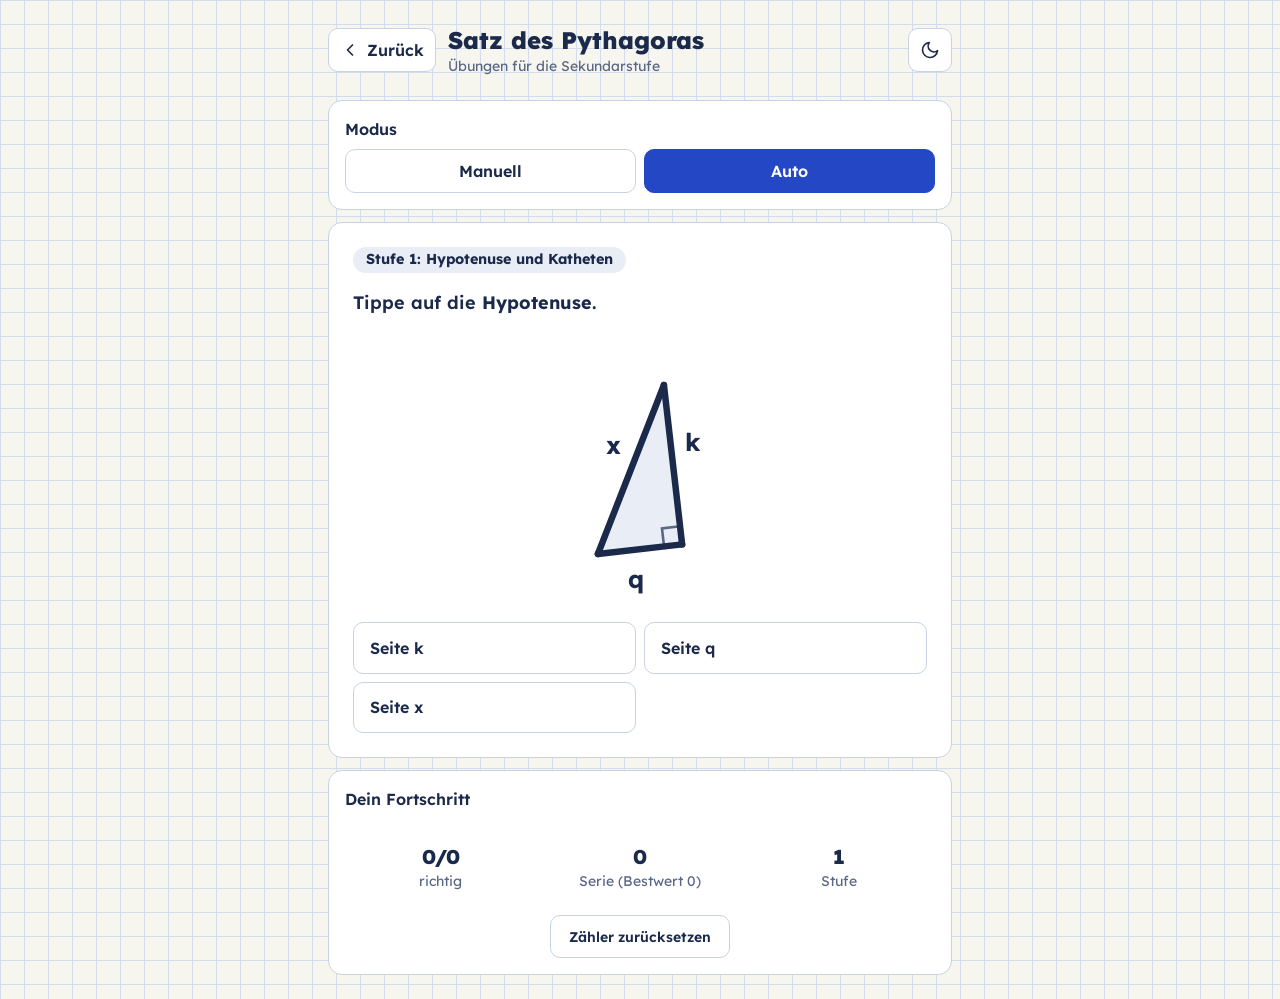
<file: pythagoras/rechner/index.html>
<!DOCTYPE html>
<html lang="de">
<head>
<meta charset="utf-8">
<meta name="viewport" content="width=device-width, initial-scale=1, viewport-fit=cover">
<title>Satz des Pythagoras – Übungen</title>
<link rel="preconnect" href="https://fonts.googleapis.com">
<link href="https://fonts.googleapis.com/css2?family=Lexend:wght@400;600;800&display=swap" rel="stylesheet">
<link rel="stylesheet" href="../../shared/style.css?v=2026-11-20">
<script src="../../shared/components.js?v=2026-11-20"></script>
<style>
.pyth-tri { max-width: 26rem; width: 100%; margin: 0 auto; }
.pyth-tri svg { display: block; width: 100%; height: auto; user-select: none; overflow: visible; }
.pyth-poly { fill: var(--soft); }
.pyth-sq { stroke: var(--mute); }
.pyth-side { stroke: var(--ink); }
.pyth-side--ok { stroke: var(--ok); }
.pyth-side--bad { stroke: var(--bad); }
.pyth-side--mark { stroke: var(--warn); }
.pyth-label { fill: var(--ink); font-size: 19px; font-weight: 700; }
.pyth-opts { display: grid; gap: .5rem; }
@media (min-width: 640px) { .pyth-opts { grid-template-columns: 1fr 1fr; } }
.pyth-numrow { display: flex; gap: .5rem; align-items: stretch; }
.pyth-numrow .input { flex: 1 1 0; width: 0; min-width: 0; text-align: left; padding-inline: .85rem; }
.pyth-way { margin-top: .25rem; padding: .55rem .75rem; border-radius: var(--radius-sm); background: var(--card); color: var(--ink); font-family: ui-monospace, SFMono-Regular, Menlo, Consolas, monospace; font-size: .875rem; line-height: 1.45; }
.pyth-grid-6 { display: grid; grid-template-columns: repeat(6, 1fr); gap: .35rem; }
@media (max-width: 479px) { .pyth-grid-6 { gap: .25rem; } .pyth-grid-6 .chip { padding: .5rem .2rem; font-size: .875rem; } }
.pyth-grid-6 .chip { min-width: 0; width: 100%; padding-inline: .45rem; }
.pyth-reset-wrap { text-align: center; }
</style>
</head>
<body>

<app-header title="Satz des Pythagoras" subtitle="Übungen für die Sekundarstufe" back-url="../../"></app-header>

<main class="app">

  <app-mode-toolbar id="tb" show-tabs="false" show-mode="true" show-slider="true" mode="adaptive" threshold="4" min="2" max="8" label-manual="Manuell" label-adaptive="Auto" collapsible-auto></app-mode-toolbar>

  <section id="manualBox" class="card pad stack-sm" aria-label="Stufenauswahl" hidden>
    <h2>Stufe wählen</h2>
    <div id="lvls" class="pyth-grid-6"></div>
  </section>

  <section class="card pad pad-lg stack" aria-label="Aufgabe">
    <div class="row row--between">
      <span id="badge" class="pill"></span>
      <span id="tr" class="pill" hidden>Taschenrechner erlaubt</span>
    </div>
    <p id="q" class="q-text"></p>
    <div id="tri" class="pyth-tri"></div>
    <div id="opts" class="pyth-opts"></div>
    <div id="numbox" class="pyth-numrow" hidden>
      <input id="num" class="input" type="text" inputmode="decimal" autocomplete="off" aria-label="Ergebnis" placeholder="Ergebnis">
      <button id="check" class="btn btn-primary" type="button">Prüfen</button>
    </div>
    <div id="fb" class="fb-slot" aria-live="polite"></div>
    <button id="next" class="btn btn-primary btn-block" type="button" hidden>Weiter</button>
  </section>

  <section class="card pad stack" aria-label="Fortschritt">
    <h2>Dein Fortschritt</h2>
    <div class="stats">
      <div class="stat"><div id="sScore" class="stat-value">0/0</div><div class="mute small">richtig</div></div>
      <div class="stat"><div id="sStreak" class="stat-value">0</div><div class="mute small">Serie (Bestwert <span id="sBest">0</span>)</div></div>
      <div class="stat"><div id="sLevel" class="stat-value">1</div><div class="mute small">Stufe</div></div>
    </div>
    <div class="pyth-reset-wrap">
      <button id="reset" class="btn btn-ghost small" type="button">Zähler zurücksetzen</button>
    </div>
  </section>

</main>

<script>
const $ = s => document.querySelector(s);
const tb = $('#tb');
const LET = 'abcdefhjkmnopqrtuvwxyz'.split(''); // ohne i, g, s, l
const rnd = (a, b) => Math.floor(Math.random() * (b - a + 1)) + a;
const pick = a => a[rnd(0, a.length - 1)];
const shuffle = a => { a = a.slice(); for (let i = a.length - 1; i > 0; i--) { const j = rnd(0, i); [a[i], a[j]] = [a[j], a[i]]; } return a; };
const letters = n => shuffle(LET).slice(0, n);
const fmt = x => String(x).replace('.', ',');
const TITLES = [
  'Hypotenuse und Katheten',
  'Gleichung aufstellen',
  'Umformen',
  'Kopfrechnen mit Tripeln',
  'Ganzzahlig mit Taschenrechner',
  'Dezimalzahlen mit Taschenrechner'
];
const PRAISE = ['Super, genau richtig!', 'Stark gemacht!', 'Perfekt!', 'Top, weiter so!', 'Richtig – das sitzt!'];
const OOPS = ['Nicht ganz – schau noch einmal genau hin.', 'Knapp daneben, das schaffst du!', 'Noch nicht richtig, aber gleich hast du es.'];
const S = { mode: 'adaptive', level: 1, thr: tb.threshold, score: 0, total: 0, streak: 0, best: 0, okRun: 0, badRun: 0, task: null, answered: false };

function keepScroll(fn) {
  if (window.MathPortal && MathPortal.ui && MathPortal.ui.keepScroll) MathPortal.ui.keepScroll(fn);
  else fn();
}

function updateModeHelp() {
  const txt = S.mode === 'adaptive'
    ? `Die Stufe passt sich an: nach ${S.thr} richtigen Antworten in Folge geht es eine Stufe hoch, nach 2 Fehlern in Folge eine Stufe runter.`
    : 'Wähle die Stufe selbst aus.';
  tb.setProgress(S.mode === 'adaptive' ? S.okRun : 0, txt);
}

/* ---------- Geometrie / SVG ---------- */
function geom() {
  const p = rnd(110, 170), q = rnd(70, 120), t = Math.random() * 6.283, c = Math.cos(t), s = Math.sin(t), m = Math.random() < .5 ? -1 : 1;
  const P = [[0, 0], [p * m, 0], [0, -q]].map(([x, y]) => [x * c - y * s, x * s + y * c]);
  const xs = P.map(v => v[0]), ys = P.map(v => v[1]);
  const x0 = Math.min(...xs), x1 = Math.max(...xs), y0 = Math.min(...ys), y1 = Math.max(...ys);
  const k = Math.min(200 / (x1 - x0), 130 / (y1 - y0));
  const ox = (320 - (x1 - x0) * k) / 2, oy = (210 - (y1 - y0) * k) / 2;
  return P.map(([x, y]) => [(x - x0) * k + ox, (y - y0) * k + oy]);
}
const f1 = n => n.toFixed(1);
const unit = (A, B) => { const d = Math.hypot(B[0] - A[0], B[1] - A[1]); return [(B[0] - A[0]) / d, (B[1] - A[1]) / d]; };
function drawTri(P, names, o = {}) {
  const cen = [(P[0][0] + P[1][0] + P[2][0]) / 3, (P[0][1] + P[1][1] + P[2][1]) / 3];
  let s = `<svg viewBox="0 0 320 210" role="group" aria-label="Rechtwinkliges Dreieck">`;
  s += `<polygon points="${P.map(p => f1(p[0]) + ',' + f1(p[1])).join(' ')}" class="pyth-poly"/>`;
  const u = unit(P[0], P[1]), v = unit(P[0], P[2]), m = 14;
  const a = [P[0][0] + u[0] * m, P[0][1] + u[1] * m], b = [a[0] + v[0] * m, a[1] + v[1] * m], c = [P[0][0] + v[0] * m, P[0][1] + v[1] * m];
  s += `<path d="M${f1(a[0])} ${f1(a[1])}L${f1(b[0])} ${f1(b[1])}L${f1(c[0])} ${f1(c[1])}" fill="none" stroke-width="2" class="pyth-sq"/>`;
  [[0, 1], [0, 2], [1, 2]].forEach(([i, j], k) => {
    const A = P[i], B = P[j], xy = `x1="${f1(A[0])}" y1="${f1(A[1])}" x2="${f1(B[0])}" y2="${f1(B[1])}"`;
    const cls = (o.cls && o.cls[k]) || 'pyth-side';
    s += `<line ${xy} stroke-width="5" stroke-linecap="round" class="${cls}"/>`;
    if (o.click) s += `<line ${xy} stroke="transparent" stroke-width="30" stroke-linecap="round" style="pointer-events:none"/>`;
    const mx = (A[0] + B[0]) / 2, my = (A[1] + B[1]) / 2, dx = mx - cen[0], dy = my - cen[1], d = Math.hypot(dx, dy) || 1;
    const off = 14 + Math.abs(dx / d) * String(names[k]).length * 5.5 + Math.abs(dy / d) * 8;
    s += `<text x="${f1(mx + dx / d * off)}" y="${f1(my + dy / d * off)}" text-anchor="middle" dominant-baseline="central" class="pyth-label">${names[k]}</text>`;
  });
  return s + '</svg>';
}

/* ---------- Aufgaben ---------- */
const mc = (ok, bad) => { const o = shuffle([ok, ...bad]); return { opts: o, ans: o.indexOf(ok) }; };

function t1() {
  const P = geom(), L = letters(3), r = Math.random();
  const hint = 'Die Hypotenuse liegt immer gegenüber dem rechten Winkel und ist die längste Seite. Die Katheten liegen am rechten Winkel an.';
  if (r < .34) return { lv: 1, type: 'tap', P, names: L, ans: [2], hint, q: 'Tippe auf die <b>Hypotenuse</b>.' };
  if (r < .67) return { lv: 1, type: 'tap', P, names: L, ans: [0, 1], hint, q: 'Tippe auf eine <b>Kathete</b>.' };
  const m = rnd(0, 2);
  return { lv: 1, type: 'mc', P, names: L, mark: m, opts: ['Kathete', 'Hypotenuse'], ans: m === 2 ? 1 : 0, hint, q: `Die markierte Seite <b>${L[m]}</b> ist eine …` };
}
function t2() {
  const P = geom(), [x, y, z] = letters(3), k = Math.random() < .5 ? [x, y] : [y, x];
  const ok = Math.random() < .5 ? `${k[0]}² + ${k[1]}² = ${z}²` : `${z}² = ${k[0]}² + ${k[1]}²`;
  const bad = shuffle([`${x}² + ${z}² = ${y}²`, `${y}² + ${z}² = ${x}²`, `${x} + ${y} = ${z}`, `${x}² + ${y}² = ${z}`]).slice(0, 3);
  return { lv: 2, type: 'mc', P, names: [x, y, z], ...mc(ok, bad), q: 'Welche Gleichung beschreibt den Satz des Pythagoras für dieses Dreieck?', hint: `Die Hypotenuse ist <b>${z}</b> (gegenüber dem rechten Winkel). Ihr Quadrat steht allein: Kathete² + Kathete² = Hypotenuse².` };
}
function t3() {
  const [a, b, c] = letters(3), w = pick([a, b, c]);
  const base = pick([`${a}² + ${b}² = ${c}²`, `${b}² + ${a}² = ${c}²`, `${c}² = ${a}² + ${b}²`]);
  let ok, bad, hint;
  if (w === c) {
    ok = `${c} = √(${a}² + ${b}²)`;
    bad = [`${c} = √(${a}² − ${b}²)`, `${c} = ${a}² + ${b}²`, `${c} = ${a} + ${b}`];
    hint = 'Die Hypotenuse erhältst du, indem du die Quadrate der Katheten <b>addierst</b> und daraus die Wurzel ziehst.';
  } else {
    const o = w === a ? b : a;
    ok = `${w} = √(${c}² − ${o}²)`;
    bad = [`${w} = √(${c}² + ${o}²)`, `${w} = ${c} − ${o}`, `${w} = √(${o}² − ${c}²)`];
    hint = 'Eine Kathete erhältst du, indem du vom Hypotenusenquadrat das andere Kathetenquadrat <b>abziehst</b> und daraus die Wurzel ziehst.';
  }
  return { lv: 3, type: 'mc', ...mc(ok, bad), q: `Gegeben: <b>${base}</b><br>Stelle nach <b>${w}</b> um.`, hint };
}
function way(n, v, miss, ans, int) {
  const r = int ? '= ' + ans : '≈ ' + fmt(ans);
  if (miss === 2) return `${n[2]}² = ${n[0]}² + ${n[1]}²<br>${n[2]} = √(${v[0]}² + ${v[1]}²) = √${v[0] ** 2 + v[1] ** 2} ${r}`;
  const o = 1 - miss;
  return `${n[miss]}² = ${n[2]}² − ${n[o]}²<br>${n[miss]} = √(${v[2]}² − ${v[o]}²) = √${v[2] ** 2 - v[o] ** 2} ${r}`;
}
const numHint = m => m === 2 ? 'Gesucht ist die Hypotenuse: Quadrate addieren, dann die Wurzel ziehen.' : 'Gesucht ist eine Kathete: Quadrate subtrahieren (Hypotenuse² − Kathete²), dann die Wurzel ziehen.';
const TRIP4 = [[3, 4, 5], [6, 8, 10], [9, 12, 15], [12, 16, 20], [15, 20, 25], [5, 12, 13], [8, 15, 17], [7, 24, 25]];
const TRIP5 = [[20, 21, 29], [9, 40, 41], [10, 24, 26], [18, 24, 30], [11, 60, 61], [12, 35, 37], [13, 84, 85], [16, 30, 34], [14, 48, 50], [21, 28, 35], [24, 32, 40], [27, 36, 45], [15, 36, 39], [28, 45, 53], [33, 56, 65], [36, 77, 85], [39, 80, 89], [48, 55, 73], [65, 72, 97], [16, 63, 65]];
function tripTask(lv, pool, qText) {
  const T = pick(pool), v = Math.random() < .5 ? [T[1], T[0], T[2]] : T.slice(), n = letters(3), miss = Math.random() < .5 ? 2 : rnd(0, 1);
  return { lv, type: 'num', P: geom(), names: n.map((x, k) => k === miss ? `${x} = ?` : `${x} = ${v[k]}`), ans: v[miss],
    q: qText(n[miss]), hint: numHint(miss), way: way(n, v, miss, v[miss], true) };
}
function t4() {
  return tripTask(4, TRIP4, m => `Berechne die Seite <b>${m}</b> im Kopf.`);
}
function t5() {
  return tripTask(5, TRIP5, m => `Berechne die Seite <b>${m}</b> mit dem Taschenrechner (ganzzahliges Ergebnis).`);
}
function t6() {
  const odd = () => rnd(2, 17) * 2 + 1, n = letters(3), dp = rnd(1, 2), miss = Math.random() < .5 ? 2 : rnd(0, 1);
  let v, ex;
  for (;;) {
    const a = odd();
    if (miss === 2) { const b = odd(); ex = Math.sqrt(a * a + b * b); if (Number.isInteger(ex)) continue; v = [a, b, 0]; break; }
    const h = a + 2 * rnd(1, 8); ex = Math.sqrt(h * h - a * a); if (Number.isInteger(ex)) continue;
    v = miss === 0 ? [0, a, h] : [a, 0, h]; break;
  }
  const ans = Number(ex.toFixed(dp));
  return { lv: 6, type: 'num', P: geom(), names: n.map((x, k) => k === miss ? `${x} = ?` : `${x} = ${v[k]}`), ans,
    q: `Berechne die Seite <b>${n[miss]}</b> und runde auf <b>${dp} Dezimalstelle${dp > 1 ? 'n' : ''}</b>.`, hint: numHint(miss), way: way(n, v, miss, ex.toFixed(dp), false) };
}

/* ---------- Ablauf ---------- */
function newTask(noFocus) {
  S.task = [t1, t2, t3, t4, t5, t6][S.level - 1]();
  S.answered = false;
  render(noFocus === true);
}
function render(skipFocus) {
  const t = S.task;
  $('#badge').textContent = `Stufe ${t.lv}: ${TITLES[t.lv - 1]}`;
  $('#tr').hidden = t.lv < 5;
  $('#q').innerHTML = t.q;
  $('#tri').innerHTML = t.P ? drawTri(t.P, t.names, { click: t.type === 'tap', cls: t.mark != null ? { [t.mark]: 'pyth-side--mark' } : null }) : '';
  if (t.type === 'tap' && t.P) {
    $('#opts').innerHTML = t.names.map((name, i) => `<button type="button" data-side="${i}" class="option">Seite ${name}</button>`).join('');
  } else {
    $('#opts').innerHTML = (t.opts || []).map((o, i) => `<button type="button" data-i="${i}" class="option">${o}</button>`).join('');
  }
  $('#numbox').hidden = t.type !== 'num';
  $('#num').value = ''; $('#num').disabled = false; $('#check').disabled = false;
  $('#fb').innerHTML = ''; $('#next').hidden = true;
  if (!skipFocus && t.type === 'num') $('#num').focus({ preventScroll: true });
}
function finish(ok) {
  if (S.answered) return; S.answered = true; S.total++;
  if (ok) { S.score++; S.streak++; S.best = Math.max(S.best, S.streak); S.okRun++; S.badRun = 0; }
  else { S.streak = 0; S.badRun++; S.okRun = 0; }
  let note = '';
  if (S.mode === 'adaptive') {
    if (S.okRun >= S.thr && S.level < 6) { S.level++; S.okRun = 0; note = `Stark – weiter mit Stufe ${S.level}!`; }
    else if (S.badRun >= 2 && S.level > 1) { S.level--; S.badRun = 0; note = `Kein Problem – wir festigen Stufe ${S.level}.`; }
  }
  const t = S.task;
  $('#fb').innerHTML = `<div class="feedback feedback--${ok ? 'ok' : 'bad'}">`
    + `<div class="fb-title">${ok ? pick(PRAISE) : pick(OOPS)}</div>`
    + (!ok && t.hint ? `<div>Tipp: ${t.hint}</div>` : '')
    + (t.way ? `<div class="pyth-way">${t.way}</div>` : '')
    + (note ? `<div class="fb-note">${note}</div>` : '')
    + `</div>`;
  $('#next').hidden = false;
  ui();
}
function checkNum() {
  if (S.answered) return;
  const raw = $('#num').value.trim();
  if (!/^\d+([.,]\d+)?$/.test(raw)) {
    $('#fb').innerHTML = '<div class="hint is-warn">Bitte eine Zahl eingeben.</div>';
    $('#num').focus({ preventScroll: true });
    return;
  }
  const v = Number(raw.replace(',', '.'));
  $('#num').disabled = true; $('#check').disabled = true;
  finish(Math.abs(v - S.task.ans) < 1e-6);
}
function initLevels() {
  $('#lvls').innerHTML = [1, 2, 3, 4, 5, 6].map(n =>
    `<button type="button" data-l="${n}" title="${TITLES[n - 1]}" aria-label="Stufe ${n}: ${TITLES[n - 1]}" aria-pressed="false" class="chip">${n}</button>`
  ).join('');
}
function ui() {
  $('#manualBox').hidden = S.mode === 'adaptive';
  $('#lvls').querySelectorAll('button[data-l]').forEach(b => {
    const n = +b.dataset.l;
    const on = n === S.level;
    b.classList.toggle('is-active', on);
    b.setAttribute('aria-pressed', String(on));
    b.setAttribute('aria-label', `Stufe ${n}: ${TITLES[n - 1]}`);
  });
  $('#sScore').textContent = `${S.score}/${S.total}`;
  $('#sStreak').textContent = S.streak;
  $('#sBest').textContent = S.best;
  $('#sLevel').textContent = S.level;
  updateModeHelp();
}

/* ---------- Ereignisse ---------- */
function applyTapAnswer(i) {
  const t = S.task, ok = t.ans.includes(i), cls = {};
  t.ans.forEach(a => cls[a] = 'pyth-side--ok');
  if (!ok) cls[i] = 'pyth-side--bad';
  $('#tri').innerHTML = drawTri(t.P, t.names, { cls });
  [...$('#opts').children].forEach((c, k) => {
    if (t.ans.includes(k)) c.classList.add('is-ok');
    else if (k === i) c.classList.add('is-bad');
    c.disabled = true;
  });
  finish(ok);
}

$('#opts').addEventListener('click', e => {
  const sideBtn = e.target.closest('button[data-side]');
  if (sideBtn) {
    if (S.answered || S.task.type !== 'tap') return;
    applyTapAnswer(+sideBtn.dataset.side);
    return;
  }
  const b = e.target.closest('button[data-i]'); if (!b || S.answered) return;
  const i = +b.dataset.i, t = S.task;
  [...$('#opts').children].forEach((c, k) => {
    if (k === t.ans) c.classList.add('is-ok');
    else if (k === i) c.classList.add('is-bad');
    c.disabled = true;
  });
  finish(i === t.ans);
});
$('#tri').addEventListener('click', e => {
  const t = S.task, svg = $('#tri svg'); if (!svg || S.answered || t.type !== 'tap') return;
  const ctm = svg.getScreenCTM && svg.getScreenCTM();
  if (!ctm) return;
  const p = new DOMPoint(e.clientX, e.clientY).matrixTransform(ctm.inverse());
  const d = ([A, B]) => {
    const dx = B[0] - A[0], dy = B[1] - A[1];
    const len2 = dx * dx + dy * dy || 1;
    const u = Math.max(0, Math.min(1, ((p.x - A[0]) * dx + (p.y - A[1]) * dy) / len2));
    return Math.hypot(p.x - A[0] - u * dx, p.y - A[1] - u * dy);
  };
  const ds = [[0, 1], [0, 2], [1, 2]].map(([i, j]) => d([t.P[i], t.P[j]]));
  const i = ds.indexOf(Math.min(...ds));
  if (ds[i] > 24) return;
  applyTapAnswer(i);
});
$('#check').onclick = checkNum;
$('#next').onclick = () => newTask(false);

tb.addEventListener('modechange', e => keepScroll(() => {
  S.mode = e.detail.mode;
  S.okRun = S.badRun = 0;
  ui();
  newTask(true);
}));
tb.addEventListener('thresholdchange', e => keepScroll(() => {
  S.thr = e.detail.value;
  S.okRun = Math.min(S.okRun, S.thr - 1);
  updateModeHelp();
}));

$('#lvls').addEventListener('click', e => {
  const b = e.target.closest('[data-l]'); if (!b || S.mode !== 'manual') return;
  keepScroll(() => {
    const run = () => {
      S.level = +b.dataset.l;
      S.okRun = S.badRun = 0;
      ui();
      newTask(true);
    };
    if (window.MathPortal && MathPortal.ui && MathPortal.ui.keepFocus) MathPortal.ui.keepFocus(run);
    else run();
  });
});
$('#reset').onclick = () => keepScroll(() => {
  Object.assign(S, { score: 0, total: 0, streak: 0, best: 0, okRun: 0, badRun: 0 });
  if (S.mode === 'adaptive') S.level = 1;
  ui();
  newTask(true);
});
document.addEventListener('keydown', e => {
  if (e.key !== 'Enter' || e.repeat) return;
  if (e.target.id === 'num' && !S.answered) { e.preventDefault(); checkNum(); }
  else if (S.answered && !(window.MathPortal && MathPortal.ui && MathPortal.ui.isControl(e.target))) { e.preventDefault(); newTask(false); }
});

initLevels();
ui();
newTask(true);
</script>
</body>
</html>
</file>
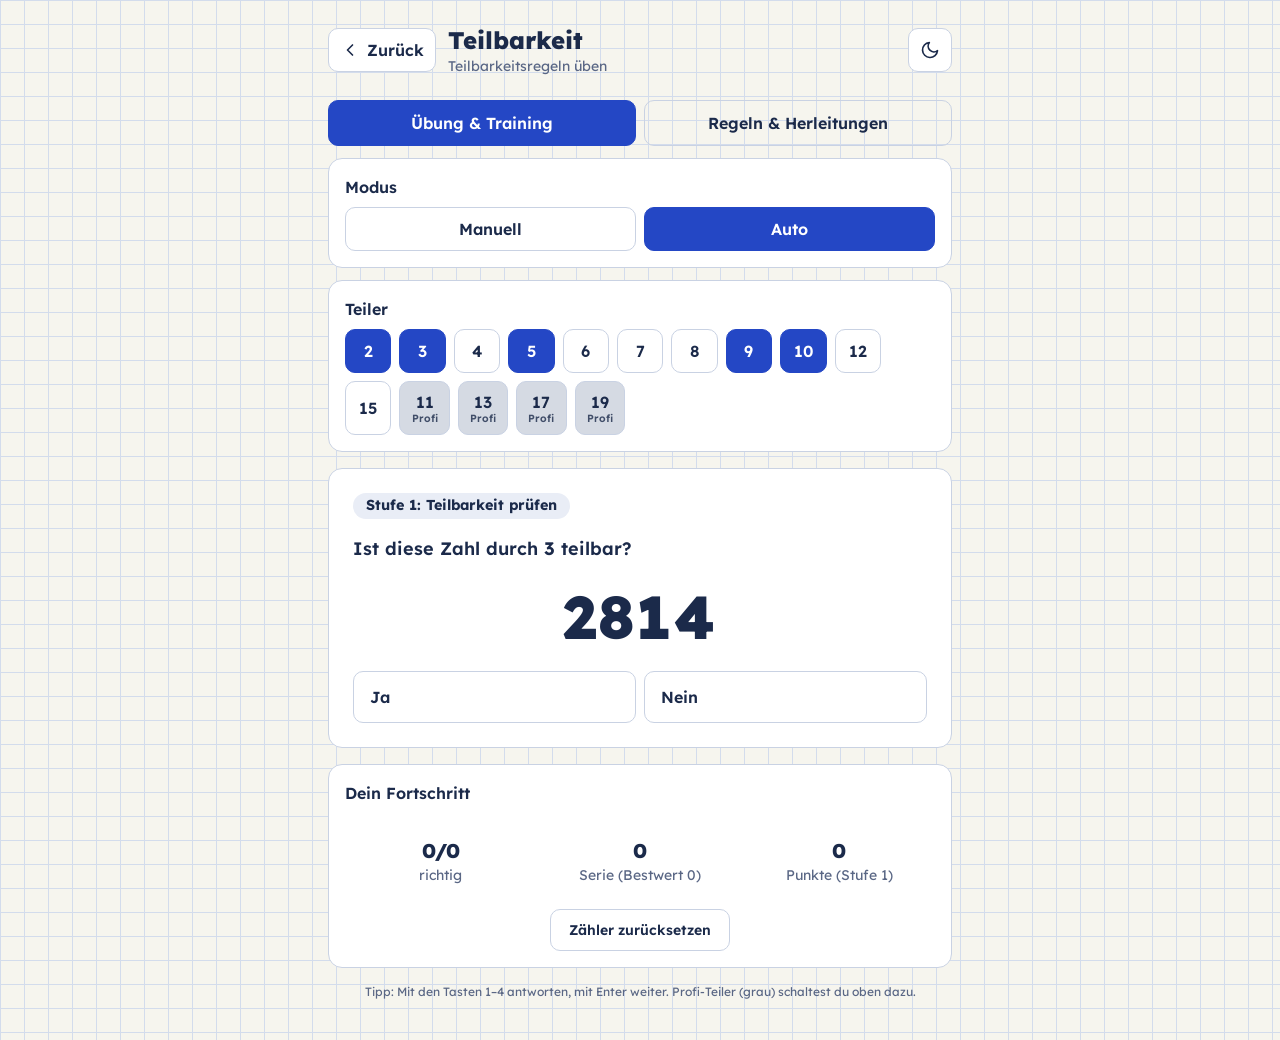
<file: teilbarkeit/profi/index.html>
<!DOCTYPE html>
<html lang="de">
<head>
<meta charset="utf-8">
<meta name="viewport" content="width=device-width, initial-scale=1, viewport-fit=cover">
<title>Teilbarkeit &amp; Teilbarkeitsregeln</title>
<link rel="preconnect" href="https://fonts.googleapis.com">
<link href="https://fonts.googleapis.com/css2?family=Lexend:wght@400;600;800&display=swap" rel="stylesheet">

<!-- Zentrales Design (GitHub Pages, Unterordner) -->
<link rel="stylesheet" href="../../shared/style.css?v=2026-11-20">
<script src="../../shared/components.js?v=2026-11-20"></script>
<style>
.teilb-reset-wrap { text-align: center; }
</style>
</head>
<body>
<app-header title="Teilbarkeit" subtitle="Teilbarkeitsregeln üben" back-url="../../"></app-header>

<main class="app">

<app-mode-toolbar id="tb" show-tabs="true" show-mode="true" show-slider="true" mode="adaptive" threshold="5" min="2" max="8" label-practice="Übung &amp; Training" label-rules="Regeln &amp; Herleitungen" label-manual="Manuell" label-adaptive="Auto" collapsible-auto></app-mode-toolbar>

<div id="tab1" class="stack">
  <section class="card pad stack">
    <div>
      <h2>Teiler</h2>
      <div id="divs" class="row"></div>
      <p id="divHint" class="mute xs note" hidden></p>
    </div>
    <div id="manualBox" hidden>
      <h2>Aufgabentyp</h2>
      <div id="lvls" class="grid-levels"></div>
    </div>
  </section>

  <section class="card pad pad-lg stack" aria-label="Aufgabe">
    <div class="row row--between">
      <span id="qMeta" class="pill"></span>
      <span id="qNote" class="pill" hidden></span>
    </div>
    <p id="qText" class="q-text"></p>
    <div id="qBig" class="big"></div>
    <div id="opts" class="options"></div>
    <div id="fb" class="fb-slot" aria-live="polite"></div>
    <button id="next" class="btn btn-primary btn-block" type="button" hidden>Weiter</button>
  </section>

  <section class="card pad stack" aria-label="Fortschritt">
    <h2>Dein Fortschritt</h2>
    <div class="stats">
      <div class="stat"><div id="sRate" class="stat-value">0/0</div><div class="mute small">richtig</div></div>
      <div class="stat"><div id="sStreak" class="stat-value">0</div><div class="mute small">Serie (Bestwert <span id="sBest">0</span>)</div></div>
      <div class="stat"><div id="sScore" class="stat-value">0</div><div class="mute small">Punkte (Stufe <span id="sLevel">1</span>)</div></div>
    </div>
    <div class="teilb-reset-wrap">
      <button id="reset" class="btn btn-ghost small" type="button">Zähler zurücksetzen</button>
    </div>
  </section>

  <footer class="foot mute xs">Tipp: Mit den Tasten 1–4 antworten, mit Enter weiter. Profi-Teiler (grau) schaltest du oben dazu.</footer>
</div>

<div id="tab2" class="stack-md" hidden></div>

</main>

<script>
const ALL = [2, 3, 4, 5, 6, 7, 8, 9, 10, 12, 15], PRO = [11, 13, 17, 19];
const LV = ['Teilbarkeit prüfen', 'Zwei Teiler prüfen', 'Rest-, Summen- & Produktregel'];
const PRAISE = ['Super, genau richtig!', 'Stark gemacht!', 'Perfekt!', 'Top, weiter so!', 'Richtig – das sitzt!'];
const OOPS = ['Nicht ganz – schau noch einmal genau hin.', 'Knapp daneben, das schaffst du!', 'Noch nicht richtig, aber gleich hast du es.'];

const $ = id => document.getElementById(id);
const tb = $('tb');
const S = {
  active: new Set([2, 3, 5, 9, 10]),
  mode: 'adaptive',
  level: 1,
  thr: tb.threshold,
  score: 0,
  streak: 0,
  best: 0,
  right: 0,
  total: 0,
  run: 0,
  wrong: 0,
  q: null,
  done: false
};

const rnd = (a, b) => Math.floor(Math.random() * (b - a + 1)) + a;
const pick = a => a[rnd(0, a.length - 1)];
const shuf = a => { a = [...a]; for (let i = a.length - 1; i > 0; i--) { const j = rnd(0, i); [a[i], a[j]] = [a[j], a[i]]; } return a; };
const gcd = (a, b) => b ? gcd(b, a % b) : a;
const lcm = (a, b) => a / gcd(a, b) * b;
const qs = n => String(n).split('').reduce((s, c) => s + +c, 0);
const mult = (d, lo, hi) => d * rnd(Math.ceil(lo / d), Math.floor(hi / d));

function keepScroll(fn) {
  if (window.MathPortal && MathPortal.ui && MathPortal.ui.keepScroll) MathPortal.ui.keepScroll(fn);
  else fn();
}

function keepFocus(fn) {
  if (window.MathPortal && MathPortal.ui && MathPortal.ui.keepFocus) MathPortal.ui.keepFocus(fn);
  else fn();
}

/* ---------- Begründungen ---------- */
function explain(d, n) {
  const s = String(n), e = s.slice(-1), ok = n % d === 0, no = ok ? '' : 'nicht ';
  const L = k => +s.slice(-k);
  switch (d) {
    case 2: return `Endziffer ${e} ist ${ok ? 'gerade' : 'ungerade'} → ${n} ist ${no}durch 2 teilbar.`;
    case 3: case 9: return `Quersumme: ${s.split('').join('+')} = ${qs(n)}. ${qs(n)} ist ${qs(n) % d ? 'nicht ' : ''}durch ${d} teilbar → ${n} ist ${no}durch ${d} teilbar.`;
    case 4: return `Letzte zwei Ziffern: ${L(2)}. ${L(2)} ist ${L(2) % 4 ? 'nicht ' : ''}durch 4 teilbar → ${n} ist ${no}durch 4 teilbar.`;
    case 8: return `Letzte drei Ziffern: ${L(3)}. ${L(3)} ist ${L(3) % 8 ? 'nicht ' : ''}durch 8 teilbar → ${n} ist ${no}durch 8 teilbar.`;
    case 5: return `Endziffer ${e} ist ${ok ? '0 oder 5' : 'weder 0 noch 5'} → ${n} ist ${no}durch 5 teilbar.`;
    case 10: return `Endziffer ${e} ist ${ok ? '0' : 'nicht 0'} → ${n} ist ${no}durch 10 teilbar.`;
    case 6: return `6 = 2·3, also müssen beide Regeln gelten. Durch 2: ${n % 2 ? 'nein' : 'ja'} (Endziffer ${e}). Durch 3: ${n % 3 ? 'nein' : 'ja'} (Quersumme ${qs(n)}). → ${n} ist ${no}durch 6 teilbar.`;
    case 12: return `12 = 3·4, also müssen beide Regeln gelten. Durch 3: ${n % 3 ? 'nein' : 'ja'} (Quersumme ${qs(n)}). Durch 4: ${n % 4 ? 'nein' : 'ja'} (letzte zwei Ziffern ${L(2)}). → ${n} ist ${no}durch 12 teilbar.`;
    case 15: return `15 = 3·5, also müssen beide Regeln gelten. Durch 3: ${n % 3 ? 'nein' : 'ja'} (Quersumme ${qs(n)}). Durch 5: ${n % 5 ? 'nein' : 'ja'} (Endziffer ${e}). → ${n} ist ${no}durch 15 teilbar.`;
    case 11: {
      const z = s.split('').reverse().map((c, i) => (i % 2 ? -1 : 1) * c), w = z.reduce((a, b) => a + b, 0);
      return `Wechselsumme von rechts: ${z.map((v, i) => i ? (v < 0 ? '− ' + (-v) : '+ ' + v) : v).join(' ')} = ${w}. ${w} ist ${w % 11 ? 'nicht ' : ''}durch 11 teilbar → ${n} ist ${no}durch 11 teilbar.`;
    }
    case 13: case 17: case 19: {
      const k = { 13: 4, 17: -5, 19: 2 }[d], r = Math.floor(n / 10), z = n % 10, v = r + k * z;
      return `${d}er-Trick: ${r} ${k < 0 ? '−' : '+'} ${Math.abs(k)}·${z} = ${v}. ${v} ist ${v % d ? 'nicht ' : ''}durch ${d} teilbar → ${n} ist ${no}durch ${d} teilbar. (Bei großen Ergebnissen den Trick wiederholen.)`;
    }
    case 7: {
      const r = Math.floor(n / 10), z = n % 10, df = r - 2 * z;
      return `7er-Trick: Letzte Ziffer verdoppeln und vom Rest abziehen: ${r} − 2·${z} = ${df}. ${df} ist ${df % 7 ? 'nicht ' : ''}durch 7 teilbar → ${n} ist ${no}durch 7 teilbar.`;
    }
  }
}

/* ---------- Aufgaben ---------- */
function genL1() {
  const d = pick([...S.active]);
  let n = mult(d, 20, 9999);
  if (Math.random() < .5) n += rnd(1, d - 1);
  return { text: `Ist diese Zahl durch <b>${d}</b> teilbar?`, big: n, opts: ['Ja', 'Nein'], c: n % d ? 1 : 0, ex: explain(d, n) };
}

function genL2() {
  let a, b, note = '';
  if (S.active.size >= 2) [a, b] = shuf([...S.active]).slice(0, 2);
  else {
    a = [...S.active][0];
    b = pick(ALL.filter(x => x !== a));
    note = `Teiler ${b} ergänzt`;
  }
  const base = [a, b, lcm(a, b), 0][rnd(0, 3)];
  let n = base ? mult(base, 20, 9999) : rnd(20, 9999);
  if (Math.random() < .3) n += rnd(1, 3);
  const x = n % a === 0, y = n % b === 0;
  return {
    text: `Durch welche der Zahlen <b>${a}</b> und <b>${b}</b> ist diese Zahl teilbar?`,
    big: n,
    note,
    opts: [`Durch beide (${a} und ${b})`, `Nur durch ${a}`, `Nur durch ${b}`, 'Durch keine von beiden'],
    c: x && y ? 0 : x ? 1 : y ? 2 : 3,
    ex: explain(a, n) + ' ' + explain(b, n)
  };
}

const IMM = t => [`immer durch ${t} teilbar`, `manchmal durch ${t} teilbar`, `nie durch ${t} teilbar`];
const COP = [[3, 4], [2, 5], [3, 5], [4, 9], [5, 8], [3, 8]], NCOP = [[2, 4], [2, 6], [4, 6], [3, 6], [6, 9], [4, 10], [6, 8]], GS = [[4, 6], [6, 9], [6, 10], [8, 12], [10, 15], [12, 15]];
const FAC = { 4: [2, 2], 6: [2, 3], 8: [2, 4], 9: [3, 3], 10: [2, 5], 12: [3, 4], 15: [3, 5] };
const TF = (st, ok, ex) => ({ text: 'Wahr oder falsch? ' + st, opts: ['Wahr', 'Falsch'], c: ok ? 0 : 1, ex: (ok ? 'Wahr. ' : 'Falsch. ') + ex });

function genFS() {
  const t = rnd(0, 6), d = pick(ALL.filter(x => x >= 3));
  if (t === 0) {
    const [p, q] = pick(NCOP), l = lcm(p, q);
    return TF(`Ist eine Zahl durch ${p} und durch ${q} teilbar, dann ist sie auch durch ${p * q} teilbar.`, false,
      `Gegenbeispiel: ${l} ist durch ${p} und durch ${q} teilbar, aber ${l} : ${p * q} geht nicht auf. Die Regel gilt nur für teilerfremde Zahlen wie 3 und 4 (→ 12).`);
  }
  if (t === 1) {
    const [p, q] = pick(COP);
    return TF(`Ist eine Zahl durch ${p} und durch ${q} teilbar, dann ist sie auch durch ${p * q} teilbar.`, true,
      `${p} und ${q} haben keinen gemeinsamen Teiler (teilerfremd), daher steckt auch ${p}·${q} = ${p * q} in der Zahl. Beispiel: ${p * q * 2} ist durch ${p}, ${q} und ${p * q} teilbar.`);
  }
  if (t === 2) return TF(`Ist a + b durch ${d} teilbar, dann sind a und b beide durch ${d} teilbar.`, false,
    `Gegenbeispiel: a = 1 (Rest 1), b = ${d - 1} (Rest ${d - 1}). Die Reste ergeben 1 + ${d - 1} = ${d}, also ist a + b = ${d} durch ${d} teilbar, a und b aber nicht.`);
  if (t === 3) {
    const p = pick([2, 3, 5, 7, 11, 13, 4, 6, 8, 9, 10, 12, 15]), f = FAC[p];
    return f ? TF(`Ist a · b durch ${p} teilbar, dann ist a oder b durch ${p} teilbar.`, false,
      `Gegenbeispiel: a = ${f[0]}, b = ${f[1]}: a · b = ${p} ist durch ${p} teilbar, aber weder ${f[0]} noch ${f[1]} ist es. (${p} ist keine Primzahl.)`)
      : TF(`Ist a · b durch ${p} teilbar, dann ist a oder b durch ${p} teilbar.`, true,
        `${p} ist eine Primzahl und lässt sich nicht auf zwei kleinere Faktoren verteilen, also steckt sie in a oder in b. Bei Zahlen wie 6 = 2·3 gilt das nicht.`);
  }
  if (t === 4) return rnd(0, 1) ? TF(`Sind a und b beide durch ${d} teilbar, dann ist auch a − b durch ${d} teilbar.`, true,
    `a = ${d}·k und b = ${d}·l, also a − b = ${d}·(k − l). Beispiel: ${5 * d} − ${2 * d} = ${3 * d}.`)
    : TF(`Sind a und b beide durch ${d} teilbar, dann ist a · b durch ${d * d} teilbar.`, true,
      `a = ${d}·k und b = ${d}·l, also a · b = ${d * d}·(k·l). Beispiel: ${2 * d} · ${3 * d} = ${6 * d * d} = ${d * d}·6.`);
  if (t === 5) return TF(`Ist a durch ${d} und b nicht durch ${d} teilbar, dann ist a · b nicht durch ${d} teilbar.`, false,
    `a = ${d}·k, also a · b = ${d}·(k·b) – das Produkt bleibt durch ${d} teilbar. Beispiel: a = ${2 * d}, b = 1 (nicht durch ${d} teilbar), a · b = ${2 * d}.`);
  const [x, y] = pick(GS);
  return TF(`Ist a durch ${x} und b durch ${y} teilbar, dann ist a + b durch ${x} teilbar.`, false,
    `Gegenbeispiel: a = ${x}, b = ${y}: a + b = ${x + y} ist nicht durch ${x} teilbar. Sicher ist nur der gemeinsame Teiler ${gcd(x, y)}.`);
}

function genL3() {
  const big = [...S.active].filter(x => x >= 3), act = [...S.active], dR = () => pick(big.length ? big : ALL.filter(x => x >= 3));
  const k = pick(['rc', 'rc', 'rm', 'rm', 'fs', 'fs', 'fs', 'gs', 'gs', 'prod', 'pair', 'sumsame', 'sumnot', 'div']);
  if (k === 'rc') {
    const d = dR(), r1 = rnd(1, d - 1), r2 = Math.random() < .5 ? d - r1 : rnd(1, d - 1), s = r1 + r2, ok = s % d === 0, a = 2 * d + r1, b = 3 * d + r2, u = a + b;
    return {
      text: `a ist nicht durch ${d} teilbar (Rest ${r1}), b ist ebenfalls nicht durch ${d} teilbar (Rest ${r2}). Ist a + b durch ${d} teilbar?`,
      opts: ['Ja, a + b ist teilbar', 'Nein, a + b ist nicht teilbar'],
      c: ok ? 0 : 1,
      ex: `Rechne mit den Resten: ${r1} + ${r2} = ${s}. ` + (ok ? `${s} ist durch ${d} teilbar, also hat a + b den Rest 0.` : `${s} lässt bei Division durch ${d} den Rest ${s % d}, nicht 0.`) + ` Beispiel: a = ${a}, b = ${b}, a + b = ${u}; ${u} : ${d} = ${Math.floor(u / d)}` + (u % d ? ` Rest ${u % d}.` : ' (geht auf).')
    };
  }
  if (k === 'rm') {
    const d = dR();
    return {
      text: `a ist nicht durch ${d} teilbar und b ist ebenfalls nicht durch ${d} teilbar. Ist a + b durch ${d} teilbar?`,
      opts: ['Immer', 'Nie', 'Manchmal'],
      c: 2,
      ex: `Es kommt auf die Reste an. Rest 1 + Rest ${d - 1} = ${d}: a = ${d + 1}, b = ${2 * d - 1}, a + b = ${3 * d} ist teilbar. Aber Rest 1 + Rest 1 = 2: a = ${d + 1}, b = ${2 * d + 1}, a + b = ${3 * d + 2} ist nicht teilbar.`
    };
  }
  if (k === 'fs') return genFS();
  if (k === 'gs') {
    const [x, y] = pick(GS), g = gcd(x, y), l = lcm(x, y), o = shuf([g, x, y, l]);
    return {
      text: `a ist durch ${x} und b ist durch ${y} teilbar. Durch welche Zahl ist a + b sicher teilbar?`,
      opts: o.map(String),
      c: o.indexOf(g),
      ex: `Gemeinsamer Teiler: a = ${g}·(${x / g}·k), b = ${g}·(${y / g}·l), also a + b = ${g}·(…). Für a = ${x}, b = ${y} ist a + b = ${x + y}, und das ist weder durch ${x}, ${y} noch ${l} teilbar.`
    };
  }
  if (k === 'sumsame') {
    const m = pick(act);
    return {
      text: `a ist durch ${m} teilbar und b ist durch ${m} teilbar. Die Summe a + b ist …`,
      opts: IMM(m),
      c: 0,
      ex: `Summenregel: a = ${m}·k und b = ${m}·l, also a + b = ${m}·(k + l). Beispiel: ${m * 2} + ${m * 3} = ${m * 5}.`
    };
  }
  if (k === 'prod') {
    const m = pick(ALL);
    return {
      text: `a ist durch ${m} teilbar, b ist eine beliebige ganze Zahl. Das Produkt a · b ist …`,
      opts: IMM(m),
      c: 0,
      ex: `Produktregel: a = ${m}·k, also a · b = ${m}·(k·b). Der Faktor ${m} bleibt im Produkt erhalten.`
    };
  }
  if (k === 'pair') {
    const [m, n] = pick([[3, 4], [2, 5], [3, 5], [2, 7], [4, 5], [3, 7]]), o = shuf([m * n, m + n, 2 * m * n, m * n + m]);
    return {
      text: `a ist durch ${m} teilbar und b ist durch ${n} teilbar. Durch welche Zahl ist a · b sicher teilbar?`,
      opts: o.map(String),
      c: o.indexOf(m * n),
      ex: `a = ${m}·k und b = ${n}·l, also a · b = ${m * n}·(k·l). Die anderen Zahlen müssen keine Teiler sein: für a = ${m}, b = ${n} ist das Produkt genau ${m * n}.`
    };
  }
  if (k === 'sumnot') {
    const m = pick(ALL.filter(x => x >= 3));
    return {
      text: `a ist durch ${m} teilbar, b ist nicht durch ${m} teilbar. Die Summe a + b ist …`,
      opts: IMM(m),
      c: 2,
      ex: `Wäre a + b durch ${m} teilbar, dann auch (a + b) − a = b. Das widerspricht der Annahme. Beispiel: ${m} + 1 = ${m + 1} hat Rest 1.`
    };
  }
  const n = pick([6, 10, 12, 15]), ds = [2, 3, 4, 5, 6, 7, 8, 9, 11].filter(x => n % x === 0 && x < n), c = pick(ds), o = shuf([c, ...shuf([4, 5, 7, 8, 9, 11].filter(x => n % x)).slice(0, 3)]);
  return {
    text: `a ist durch ${n} teilbar. Durch welche Zahl ist a dann sicher auch teilbar?`,
    opts: o.map(String),
    c: o.indexOf(c),
    ex: `${n} ist durch ${c} teilbar: a = ${n}·k = ${c}·(${n / c}·k). Die anderen Zahlen sind keine Teiler von ${n}; für a = ${n} klappt es dort nicht.`
  };
}

/* ---------- Ablauf ---------- */
function newQ() {
  S.q = [null, genL1, genL2, genL3][S.level]();
  S.done = false;
  $('qMeta').textContent = `Stufe ${S.level}: ${LV[S.level - 1]}`;
  $('qNote').textContent = S.q.note || '';
  $('qNote').hidden = !S.q.note;
  $('qText').innerHTML = S.q.text;
  $('qBig').textContent = S.q.big ?? '';
  $('qBig').hidden = S.q.big == null;
  $('opts').className = 'options ' + (S.q.opts.length === 2 ? 'options--2' : 'options--wide');
  $('opts').innerHTML = S.q.opts.map((o, i) => `<button type="button" class="option" data-i="${i}">${S.q.opts.length > 2 ? `${i + 1}. ` : ''}${o}</button>`).join('');
  $('fb').innerHTML = '';
  $('next').hidden = true;
}

function answer(i) {
  if (S.done) return;
  S.done = true;
  const q = S.q, ok = i === q.c;
  let msg = '';
  S.total++;
  if (ok) {
    S.right++;
    S.streak++;
    S.best = Math.max(S.best, S.streak);
    S.score += 10 + Math.min(S.streak - 1, 5) * 2;
    S.run++;
    S.wrong = 0;
    if (S.mode === 'adaptive' && S.run >= S.thr) {
      S.run = 0;
      if (S.level < 3) {
        S.level++;
        msg = `Stark – weiter mit Stufe ${S.level}!`;
      } else {
        msg = 'Alle Stufen gemeistert – du bleibst auf Stufe 3.';
      }
    }
  } else {
    S.streak = 0;
    S.run = 0;
    S.wrong++;
    if (S.mode === 'adaptive' && S.wrong >= 2 && S.level > 1) {
      S.level--;
      S.wrong = 0;
      msg = `Kein Problem – wir festigen Stufe ${S.level}.`;
    }
  }
  [...$('opts').children].forEach((b, j) => {
    b.disabled = true;
    if (j === q.c) b.classList.add('is-ok');
    else if (j === i) b.classList.add('is-bad');
  });
  $('fb').innerHTML = `<div class="feedback feedback--${ok ? 'ok' : 'bad'}">`
    + `<div class="fb-title">${ok ? pick(PRAISE) : pick(OOPS)}</div>`
    + (ok ? '' : `<div class="small">Richtig wäre: <b>${q.opts[q.c]}</b></div>`)
    + `<p class="small fb-ex">${q.ex}</p>`
    + (msg ? `<div class="fb-note">${msg}</div>` : '')
    + `</div>`;
  $('next').hidden = false;
  saveS();
  ui();
}

function updateModeHelp() {
  const txt = S.mode === 'adaptive'
    ? `Die Stufe passt sich an: nach ${S.thr} richtigen Antworten in Folge geht es eine Stufe hoch, nach 2 Fehlern in Folge eine Stufe runter.`
    : 'Wähle die Stufe selbst aus.';
  tb.setProgress(S.mode === 'adaptive' ? S.run : 0, txt);
}

function initControls() {
  $('divs').innerHTML = ALL.concat(PRO).map(d => {
    const p = PRO.includes(d);
    return `<button type="button" class="chip${p ? ' chip--pro' : ''}" aria-label="Teiler ${d}${p ? ' (Profi)' : ''}" aria-pressed="false" data-d="${d}">${d}${p ? '<small>Profi</small>' : ''}</button>`;
  }).join('');
  $('lvls').innerHTML = LV.map((l, i) =>
    `<button type="button" class="chip chip--left" aria-label="Stufe ${i + 1}: ${l}" aria-pressed="false" data-l="${i + 1}">Stufe ${i + 1}: ${l}</button>`
  ).join('');
}

function ui() {
  $('divs').querySelectorAll('button[data-d]').forEach(b => {
    const on = S.active.has(+b.dataset.d);
    b.classList.toggle('is-active', on);
    b.setAttribute('aria-pressed', String(on));
  });
  const onlyOne = S.active.size === 1;
  $('divHint').textContent = onlyOne ? 'Mindestens ein Teiler bleibt aktiv.' : '';
  $('divHint').hidden = !onlyOne;

  $('manualBox').hidden = S.mode !== 'manual';
  $('lvls').querySelectorAll('button[data-l]').forEach(b => {
    const on = +b.dataset.l === S.level;
    b.classList.toggle('is-active', on);
    b.setAttribute('aria-pressed', String(on));
  });

  $('sScore').textContent = S.score;
  $('sStreak').textContent = S.streak;
  $('sBest').textContent = S.best;
  $('sRate').textContent = `${S.right}/${S.total}`;
  $('sLevel').textContent = S.level;
  updateModeHelp();
}

/* ---------- Ereignisse ---------- */
$('opts').addEventListener('click', e => {
  const b = e.target.closest('button[data-i]');
  if (!b || S.done) return;
  answer(+b.dataset.i);
});

$('divs').addEventListener('click', e => {
  const b = e.target.closest('button[data-d]');
  if (!b) return;
  keepScroll(() => keepFocus(() => {
    const d = +b.dataset.d;
    if (S.active.has(d)) {
      if (S.active.size > 1) S.active.delete(d);
    } else {
      S.active.add(d);
    }
    ui();
    if (!S.done) newQ();
  }));
});

$('lvls').addEventListener('click', e => {
  const b = e.target.closest('button[data-l]');
  if (!b || S.mode !== 'manual') return;
  keepScroll(() => keepFocus(() => {
    S.level = +b.dataset.l;
    S.run = S.wrong = 0;
    ui();
    newQ();
  }));
});

tb.addEventListener('modechange', e => keepScroll(() => {
  S.mode = e.detail.mode;
  S.run = S.wrong = 0;
  ui();
  newQ();
}));

tb.addEventListener('thresholdchange', e => keepScroll(() => {
  S.thr = e.detail.value;
  S.run = Math.min(S.run, S.thr - 1);
  updateModeHelp();
}));

tb.addEventListener('tabchange', e => keepScroll(() => {
  showTab(e.detail.tab);
}));

$('next').onclick = () => newQ();

$('reset').onclick = () => keepScroll(() => {
  Object.assign(S, { score: 0, streak: 0, best: 0, right: 0, total: 0, run: 0, wrong: 0 });
  if (S.mode === 'adaptive') S.level = 1;
  saveS();
  ui();
  newQ();
});

document.addEventListener('keydown', e => {
  if (e.repeat || tb.tab !== 'practice') return;
  if (!S.done && /^[1-4]$/.test(e.key) && S.q.opts.length > 2 && +e.key <= S.q.opts.length) {
    if (window.MathPortal && MathPortal.ui && MathPortal.ui.isControl(e.target)) return;
    e.preventDefault();
    answer(+e.key - 1);
  } else if (S.done && e.key === 'Enter') {
    if (window.MathPortal && MathPortal.ui && MathPortal.ui.isControl(e.target)) return;
    e.preventDefault();
    newQ();
  }
});

/* ---------- Tab 2: Regeln & Herleitungen ---------- */
const REF = {
  2: ['Endziffer gerade (0, 2, 4, 6, 8).', 'n = 10r + e mit Endziffer e. 10r = 2·5r ist durch 2 teilbar, also gilt n ≡ e (mod 2).'],
  3: ['Die Quersumme ist durch 3 teilbar.', '10 ≡ 1 (mod 3), also 10^k ≡ 1. Für n = Σ zₖ·10^k folgt n ≡ Σ zₖ (mod 3): n hat denselben Rest wie seine Quersumme.'],
  4: ['Die letzten zwei Ziffern bilden eine durch 4 teilbare Zahl.', '100 = 4·25. Mit n = 100q + t (t = letzte zwei Ziffern) ist 100q durch 4 teilbar, also n ≡ t (mod 4).'],
  5: ['Endziffer 0 oder 5.', 'n = 10r + e und 10r = 5·2r, also n ≡ e (mod 5). Nur e = 0 oder 5 ist durch 5 teilbar.'],
  6: ['Die Zahl ist durch 2 und durch 3 teilbar.', '6 = 2·3 mit teilerfremden Faktoren. Wer beide Primfaktoren enthält, ist durch 6 teilbar – und umgekehrt.'],
  7: ['Letzte Ziffer verdoppeln und vom Rest abziehen. Ist das Ergebnis durch 7 teilbar, dann auch die Zahl. Beispiel: 343 → 34 − 2·3 = 28 ✓.', 'n = 10r + e. Dann ist 2n = 20r + 2e = 21r − (r − 2e). Da 21r durch 7 teilbar ist, gilt 7 | 2n ⇔ 7 | (r − 2e). Weil ggT(2, 7) = 1, folgt 7 | n ⇔ 7 | (r − 2e).'],
  8: ['Die letzten drei Ziffern bilden eine durch 8 teilbare Zahl.', '1000 = 8·125. Mit n = 1000q + t (t = letzte drei Ziffern) ist 1000q durch 8 teilbar, also n ≡ t (mod 8).'],
  9: ['Die Quersumme ist durch 9 teilbar.', '10 ≡ 1 (mod 9), also 10^k ≡ 1. Damit n ≡ Quersumme (mod 9).'],
  10: ['Endziffer 0.', 'n = 10r + e. 10r ist durch 10 teilbar, also n ≡ e (mod 10). Nur e = 0 geht.'],
  11: ['Wechselsumme: Ziffern von rechts abwechselnd addieren und subtrahieren. Ist sie durch 11 teilbar, dann auch die Zahl. Beispiel: 918082 → 2 − 8 + 0 − 8 + 1 − 9 = −22 ✓.', '10 ≡ −1 (mod 11), also 10^k ≡ (−1)^k. Für n = Σ zₖ·10^k folgt n ≡ z₀ − z₁ + z₂ − … (mod 11).'],
  12: ['Die Zahl ist durch 3 und durch 4 teilbar.', '12 = 3·4 mit teilerfremden Faktoren. Prüfe 3 mit der Quersumme und 4 mit den letzten zwei Ziffern.'],
  13: ['Letzte Ziffer mit 4 multiplizieren und zum Rest addieren. Ist das Ergebnis durch 13 teilbar, dann auch die Zahl. Beispiel: 273 → 27 + 4·3 = 39 ✓.', 'n = 10r + e. Dann ist 4n = 40r + 4e = 39r + (r + 4e). Da 39 = 3·13, gilt 13 | 4n ⇔ 13 | (r + 4e). Weil ggT(4, 13) = 1, folgt 13 | n ⇔ 13 | (r + 4e).'],
  14: ['Die Zahl ist durch 2 und durch 7 teilbar.', '14 = 2·7 mit teilerfremden Faktoren: gerade Endziffer und 7er-Trick.'],
  15: ['Die Zahl ist durch 3 und durch 5 teilbar.', '15 = 3·5, teilerfremd: Quersumme durch 3 und Endziffer 0 oder 5.'],
  16: ['Die letzten vier Ziffern bilden eine durch 16 teilbare Zahl.', '10000 = 16·625. Mit n = 10000q + t ist 10000q durch 16 teilbar, also n ≡ t (mod 16).'],
  17: ['Letzte Ziffer mit 5 multiplizieren und vom Rest abziehen. Ist das Ergebnis durch 17 teilbar, dann auch die Zahl. Beispiel: 289 → 28 − 5·9 = −17 ✓.', 'n = 10r + e. Dann ist 5n = 50r + 5e = 51r − (r − 5e). Da 51 = 3·17, gilt 17 | 5n ⇔ 17 | (r − 5e). Weil ggT(5, 17) = 1, folgt 17 | n ⇔ 17 | (r − 5e).'],
  18: ['Die Zahl ist gerade und ihre Quersumme ist durch 9 teilbar.', '18 = 2·9 mit teilerfremden Faktoren: Endziffer gerade (2) und Quersumme (9).'],
  19: ['Letzte Ziffer verdoppeln und zum Rest addieren. Ist das Ergebnis durch 19 teilbar, dann auch die Zahl. Beispiel: 361 → 36 + 2·1 = 38 ✓.', 'n = 10r + e. Dann ist 2n = 20r + 2e = 19r + (r + 2e). Da 19r durch 19 teilbar ist, gilt 19 | 2n ⇔ 19 | (r + 2e). Weil ggT(2, 19) = 1, folgt 19 | n ⇔ 19 | (r + 2e).']
};

function general(d) {
  if (gcd(d, 10) === 1) {
    let k = 0, s = 0;
    for (let i = 1; i < d && !k; i++) {
      const m = 10 * i % d;
      if (m === 1) { k = i; s = 1; }
      else if (m === d - 1) { k = i; s = -1; }
    }
    return `Für jeden Teiler d, der keinen gemeinsamen Teiler mit 10 hat, gibt es ein k mit 10·k ≡ ±1 (mod d). Mit n = 10r + e gilt dann k·n = 10k·r + k·e ≡ ±r + k·e. Für d = ${d} passt k = ${k}, denn 10·${k} = ${10 * k} ≡ ${s > 0 ? '1' : '−1'} (mod ${d}). Also: ${d} | n ⇔ ${d} | (r ${s > 0 ? '+' : '−'} ${k}·e). Wiederholt man den Trick, entstehen für d = 3 und 9 die Quersumme, für d = 11 die Wechselsumme.`;
  }
  const f = [];
  let m = d;
  for (let p = 2; p <= m; p++) {
    if (m % p === 0) {
      let q = 1;
      while (m % p === 0) { m /= p; q *= p; }
      f.push(q);
    }
  }
  return (f.length > 1 ? `Zerlege ${d} in teilerfremde Primzahlpotenzen: ${f.join(' · ')}. Prüfe jeden Faktor einzeln; gelten alle Regeln, gilt auch die Regel für ${d}. ` : '')
    + `Potenzen von 2 und 5 prüft man an den letzten Ziffern: 10^j ist durch 2^j und 5^j teilbar, also entscheiden nur die letzten j Ziffern.`;
}

function refTab() {
  $('tab2').innerHTML = '<p class="mute small">Tippe auf einen Teiler, um Regel, Herleitung und Verallgemeinerung zu sehen. Dabei ist n = 10r + e: r ist die Zahl ohne Endziffer, e die Endziffer.</p>'
    + Array.from({ length: 18 }, (_, i) => i + 2).map(d =>
      `<details class="card pad-sm"><summary class="summary">Teilbarkeit durch ${d}${PRO.includes(d) ? '<span class="badge">Profi</span>' : ''}</summary>`
      + `<div class="ref"><div><h3>Die Regel</h3><p>${REF[d][0]}</p></div>`
      + `<div><h3>Herleitung</h3><p>${REF[d][1]}</p></div>`
      + `<div><h3>Verallgemeinerung</h3><p>${general(d)}</p></div></div></details>`
    ).join('');
}

function showTab(tabName) {
  const isRules = tabName === 'rules';
  $('tab1').hidden = isRules;
  $('tab2').hidden = !isRules;
}

function loadS() {
  try {
    const o = JSON.parse(localStorage.getItem('tz') || 'null');
    if (o) {
      S.score = o.s | 0;
      S.best = o.b | 0;
      S.right = o.r | 0;
      S.total = o.t | 0;
    }
  } catch (e) {}
}

function saveS() {
  try {
    localStorage.setItem('tz', JSON.stringify({ s: S.score, b: S.best, r: S.right, t: S.total }));
  } catch (e) {}
}

loadS();
refTab();
initControls();
showTab(tb.tab);
ui();
newQ();
</script>
</body>
</html>
</file>
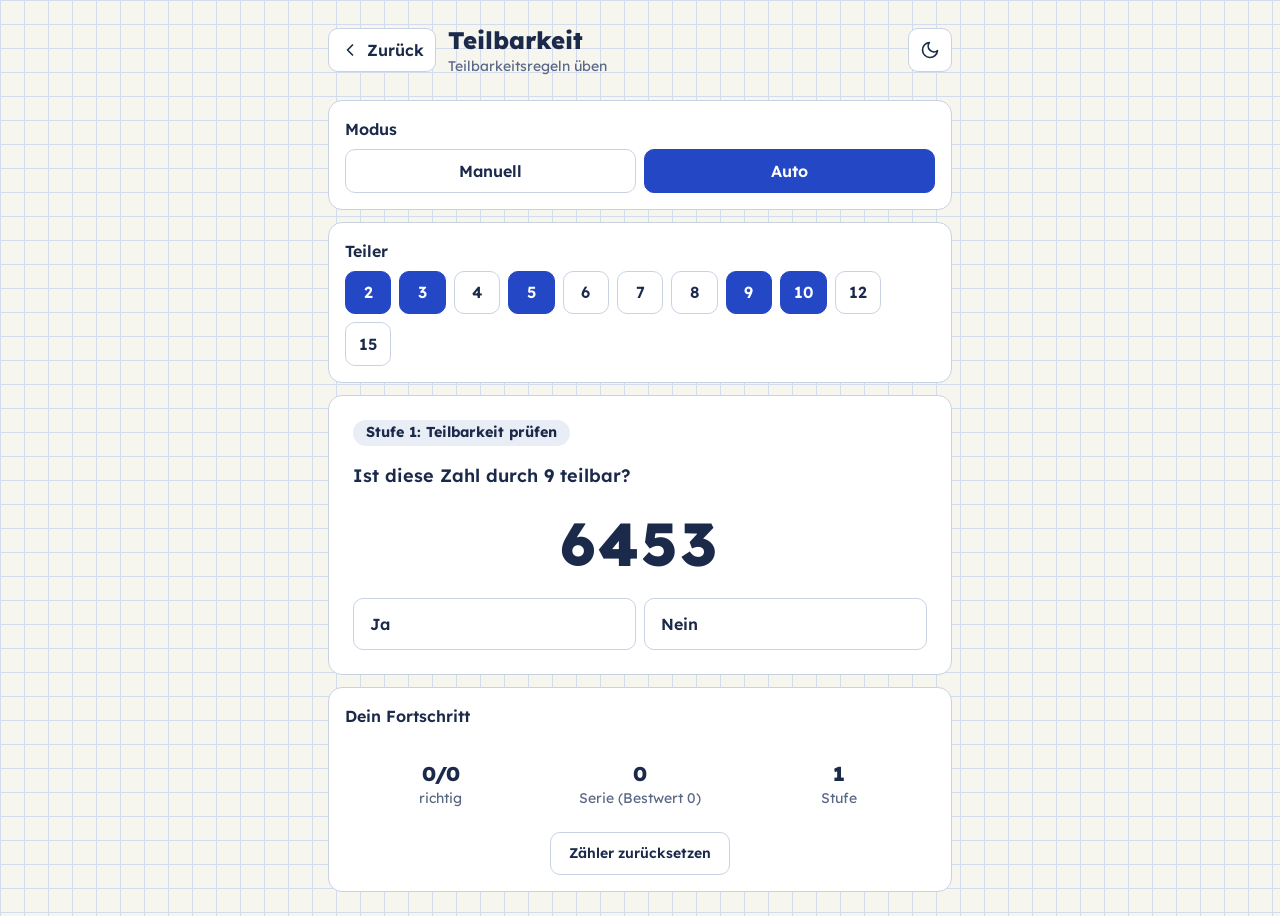
<file: teilbarkeit/regeln/index.html>
<!DOCTYPE html>
<html lang="de">
<head>
<meta charset="utf-8">
<meta name="viewport" content="width=device-width, initial-scale=1, viewport-fit=cover">
<title>Teilbarkeit &amp; Teilbarkeitsregeln</title>
<link rel="preconnect" href="https://fonts.googleapis.com">
<link href="https://fonts.googleapis.com/css2?family=Lexend:wght@400;600;800&display=swap" rel="stylesheet">

<!-- Zentrales Design (GitHub Pages, Unterordner) -->
<link rel="stylesheet" href="../../shared/style.css?v=2026-11-20">
<script src="../../shared/components.js?v=2026-11-20"></script>
<style>
.teilb-reset-wrap { text-align: center; }
</style>
</head>
<body>
<app-header title="Teilbarkeit" subtitle="Teilbarkeitsregeln üben" back-url="../../"></app-header>

<main class="app">

<app-mode-toolbar id="tb" show-tabs="false" show-mode="true" show-slider="true" mode="adaptive" threshold="5" min="2" max="8" label-manual="Manuell" label-adaptive="Auto" collapsible-auto></app-mode-toolbar>

<section class="card pad stack">
  <div>
    <h2>Teiler</h2>
    <div id="divs" class="row"></div>
    <p id="divHint" class="mute xs note" hidden></p>
  </div>
  <div id="manualBox" hidden>
    <h2>Aufgabentyp</h2>
    <div id="lvls" class="grid-levels"></div>
  </div>
</section>

<section class="card pad pad-lg stack" aria-label="Aufgabe">
  <div class="row row--between">
    <span id="qMeta" class="pill"></span>
    <span id="qNote" class="pill" hidden></span>
  </div>
  <p id="qText" class="q-text"></p>
  <div id="qBig" class="big"></div>
  <div id="opts" class="options"></div>
  <div id="fb" class="fb-slot" aria-live="polite"></div>
  <button id="next" class="btn btn-primary btn-block" type="button" hidden>Weiter</button>
</section>

<section class="card pad stack" aria-label="Fortschritt">
  <h2>Dein Fortschritt</h2>
  <div class="stats">
    <div class="stat"><div id="sRate" class="stat-value">0/0</div><div class="mute small">richtig</div></div>
    <div class="stat"><div id="sStreak" class="stat-value">0</div><div class="mute small">Serie (Bestwert <span id="sBest">0</span>)</div></div>
    <div class="stat"><div id="sLevel" class="stat-value">1</div><div class="mute small">Stufe</div></div>
  </div>
  <div class="teilb-reset-wrap">
    <button id="reset" class="btn btn-ghost small" type="button">Zähler zurücksetzen</button>
  </div>
</section>

</main>

<script>
const ALL = [2, 3, 4, 5, 6, 7, 8, 9, 10, 12, 15];
const LV = ['Teilbarkeit prüfen', 'Zwei Teiler prüfen', 'Rest-, Summen- & Produktregel'];
const PRAISE = ['Super, genau richtig!', 'Stark gemacht!', 'Perfekt!', 'Top, weiter so!', 'Richtig – das sitzt!'];
const OOPS = ['Nicht ganz – schau noch einmal genau hin.', 'Knapp daneben, das schaffst du!', 'Noch nicht richtig, aber gleich hast du es.'];

const $ = id => document.getElementById(id);
const tb = $('tb');
const S = {
  active: new Set([2, 3, 5, 9, 10]),
  mode: 'adaptive',
  level: 1,
  thr: tb.threshold,
  streak: 0,
  best: 0,
  right: 0,
  total: 0,
  run: 0,
  wrong: 0,
  q: null,
  done: false
};

const rnd = (a, b) => Math.floor(Math.random() * (b - a + 1)) + a;
const pick = a => a[rnd(0, a.length - 1)];
const shuf = a => { a = [...a]; for (let i = a.length - 1; i > 0; i--) { const j = rnd(0, i); [a[i], a[j]] = [a[j], a[i]]; } return a; };
const gcd = (a, b) => b ? gcd(b, a % b) : a;
const lcm = (a, b) => a / gcd(a, b) * b;
const qs = n => String(n).split('').reduce((s, c) => s + +c, 0);
const mult = (d, lo, hi) => d * rnd(Math.ceil(lo / d), Math.floor(hi / d));

function keepScroll(fn) {
  if (window.MathPortal && MathPortal.ui && MathPortal.ui.keepScroll) MathPortal.ui.keepScroll(fn);
  else fn();
}

function keepFocus(fn) {
  if (window.MathPortal && MathPortal.ui && MathPortal.ui.keepFocus) MathPortal.ui.keepFocus(fn);
  else fn();
}

/* ---------- Begründungen ---------- */
function explain(d, n) {
  const s = String(n), e = s.slice(-1), ok = n % d === 0, no = ok ? '' : 'nicht ';
  const L = k => +s.slice(-k);
  switch (d) {
    case 2: return `Endziffer ${e} ist ${ok ? 'gerade' : 'ungerade'} → ${n} ist ${no}durch 2 teilbar.`;
    case 3: case 9: return `Quersumme: ${s.split('').join('+')} = ${qs(n)}. ${qs(n)} ist ${qs(n) % d ? 'nicht ' : ''}durch ${d} teilbar → ${n} ist ${no}durch ${d} teilbar.`;
    case 4: return `Letzte zwei Ziffern: ${L(2)}. ${L(2)} ist ${L(2) % 4 ? 'nicht ' : ''}durch 4 teilbar → ${n} ist ${no}durch 4 teilbar.`;
    case 8: return `Letzte drei Ziffern: ${L(3)}. ${L(3)} ist ${L(3) % 8 ? 'nicht ' : ''}durch 8 teilbar → ${n} ist ${no}durch 8 teilbar.`;
    case 5: return `Endziffer ${e} ist ${ok ? '0 oder 5' : 'weder 0 noch 5'} → ${n} ist ${no}durch 5 teilbar.`;
    case 10: return `Endziffer ${e} ist ${ok ? '0' : 'nicht 0'} → ${n} ist ${no}durch 10 teilbar.`;
    case 6: return `6 = 2·3, also müssen beide Regeln gelten. Durch 2: ${n % 2 ? 'nein' : 'ja'} (Endziffer ${e}). Durch 3: ${n % 3 ? 'nein' : 'ja'} (Quersumme ${qs(n)}). → ${n} ist ${no}durch 6 teilbar.`;
    case 12: return `12 = 3·4, also müssen beide Regeln gelten. Durch 3: ${n % 3 ? 'nein' : 'ja'} (Quersumme ${qs(n)}). Durch 4: ${n % 4 ? 'nein' : 'ja'} (letzte zwei Ziffern ${L(2)}). → ${n} ist ${no}durch 12 teilbar.`;
    case 15: return `15 = 3·5, also müssen beide Regeln gelten. Durch 3: ${n % 3 ? 'nein' : 'ja'} (Quersumme ${qs(n)}). Durch 5: ${n % 5 ? 'nein' : 'ja'} (Endziffer ${e}). → ${n} ist ${no}durch 15 teilbar.`;
    case 7: {
      const r = Math.floor(n / 10), z = n % 10, df = r - 2 * z;
      return `7er-Trick: Letzte Ziffer verdoppeln und vom Rest abziehen: ${r} − 2·${z} = ${df}. ${df} ist ${df % 7 ? 'nicht ' : ''}durch 7 teilbar → ${n} ist ${no}durch 7 teilbar.`;
    }
  }
}

/* ---------- Aufgaben ---------- */
function genL1() {
  const d = pick([...S.active]);
  let n = mult(d, 20, 9999);
  if (Math.random() < .5) n += rnd(1, d - 1);
  return { text: `Ist diese Zahl durch <b>${d}</b> teilbar?`, big: n, opts: ['Ja', 'Nein'], c: n % d ? 1 : 0, ex: explain(d, n) };
}

function genL2() {
  let a, b, note = '';
  if (S.active.size >= 2) [a, b] = shuf([...S.active]).slice(0, 2);
  else {
    a = [...S.active][0];
    b = pick(ALL.filter(x => x !== a));
    note = `Teiler ${b} ergänzt`;
  }
  const base = [a, b, lcm(a, b), 0][rnd(0, 3)];
  let n = base ? mult(base, 20, 9999) : rnd(20, 9999);
  if (Math.random() < .3) n += rnd(1, 3);
  const x = n % a === 0, y = n % b === 0;
  return {
    text: `Durch welche der Zahlen <b>${a}</b> und <b>${b}</b> ist diese Zahl teilbar?`,
    big: n,
    note,
    opts: [`Durch beide (${a} und ${b})`, `Nur durch ${a}`, `Nur durch ${b}`, 'Durch keine von beiden'],
    c: x && y ? 0 : x ? 1 : y ? 2 : 3,
    ex: explain(a, n) + ' ' + explain(b, n)
  };
}

const IMM = t => [`immer durch ${t} teilbar`, `manchmal durch ${t} teilbar`, `nie durch ${t} teilbar`];
const COP = [[3, 4], [2, 5], [3, 5], [4, 9], [5, 8], [3, 8]], NCOP = [[2, 4], [2, 6], [4, 6], [3, 6], [6, 9], [4, 10], [6, 8]], GS = [[4, 6], [6, 9], [6, 10], [8, 12], [10, 15], [12, 15]];
const FAC = { 4: [2, 2], 6: [2, 3], 8: [2, 4], 9: [3, 3], 10: [2, 5], 12: [3, 4], 15: [3, 5] };
const TF = (st, ok, ex) => ({ text: 'Wahr oder falsch? ' + st, opts: ['Wahr', 'Falsch'], c: ok ? 0 : 1, ex: (ok ? 'Wahr. ' : 'Falsch. ') + ex });

function genFS() {
  const t = rnd(0, 6), d = pick(ALL.filter(x => x >= 3));
  if (t === 0) {
    const [p, q] = pick(NCOP), l = lcm(p, q);
    return TF(`Ist eine Zahl durch ${p} und durch ${q} teilbar, dann ist sie auch durch ${p * q} teilbar.`, false,
      `Gegenbeispiel: ${l} ist durch ${p} und durch ${q} teilbar, aber ${l} : ${p * q} geht nicht auf. Die Regel gilt nur für teilerfremde Zahlen wie 3 und 4 (→ 12).`);
  }
  if (t === 1) {
    const [p, q] = pick(COP);
    return TF(`Ist eine Zahl durch ${p} und durch ${q} teilbar, dann ist sie auch durch ${p * q} teilbar.`, true,
      `${p} und ${q} haben keinen gemeinsamen Teiler (teilerfremd), daher steckt auch ${p}·${q} = ${p * q} in der Zahl. Beispiel: ${p * q * 2} ist durch ${p}, ${q} und ${p * q} teilbar.`);
  }
  if (t === 2) return TF(`Ist a + b durch ${d} teilbar, dann sind a und b beide durch ${d} teilbar.`, false,
    `Gegenbeispiel: a = 1 (Rest 1), b = ${d - 1} (Rest ${d - 1}). Die Reste ergeben 1 + ${d - 1} = ${d}, also ist a + b = ${d} durch ${d} teilbar, a und b aber nicht.`);
  if (t === 3) {
    const p = pick([2, 3, 5, 7, 4, 6, 8, 9, 10, 12, 15]), f = FAC[p];
    return f ? TF(`Ist a · b durch ${p} teilbar, dann ist a oder b durch ${p} teilbar.`, false,
      `Gegenbeispiel: a = ${f[0]}, b = ${f[1]}: a · b = ${p} ist durch ${p} teilbar, aber weder ${f[0]} noch ${f[1]} ist es. (${p} ist keine Primzahl.)`)
      : TF(`Ist a · b durch ${p} teilbar, dann ist a oder b durch ${p} teilbar.`, true,
        `${p} ist eine Primzahl und lässt sich nicht auf zwei kleinere Faktoren verteilen, also steckt sie in a oder in b. Bei Zahlen wie 6 = 2·3 gilt das nicht.`);
  }
  if (t === 4) return rnd(0, 1) ? TF(`Sind a und b beide durch ${d} teilbar, dann ist auch a − b durch ${d} teilbar.`, true,
    `a = ${d}·k und b = ${d}·l, also a − b = ${d}·(k − l). Beispiel: ${5 * d} − ${2 * d} = ${3 * d}.`)
    : TF(`Sind a und b beide durch ${d} teilbar, dann ist a · b durch ${d * d} teilbar.`, true,
      `a = ${d}·k und b = ${d}·l, also a · b = ${d * d}·(k·l). Beispiel: ${2 * d} · ${3 * d} = ${6 * d * d} = ${d * d}·6.`);
  if (t === 5) return TF(`Ist a durch ${d} und b nicht durch ${d} teilbar, dann ist a · b nicht durch ${d} teilbar.`, false,
    `a = ${d}·k, also a · b = ${d}·(k·b) – das Produkt bleibt durch ${d} teilbar. Beispiel: a = ${2 * d}, b = 1 (nicht durch ${d} teilbar), a · b = ${2 * d}.`);
  const [x, y] = pick(GS);
  return TF(`Ist a durch ${x} und b durch ${y} teilbar, dann ist a + b durch ${x} teilbar.`, false,
    `Gegenbeispiel: a = ${x}, b = ${y}: a + b = ${x + y} ist nicht durch ${x} teilbar. Sicher ist nur der gemeinsame Teiler ${gcd(x, y)}.`);
}

function genL3() {
  const big = [...S.active].filter(x => x >= 3), act = [...S.active], dR = () => pick(big.length ? big : ALL.filter(x => x >= 3));
  const k = pick(['rc', 'rc', 'rm', 'rm', 'fs', 'fs', 'fs', 'gs', 'gs', 'prod', 'pair', 'sumsame', 'sumnot', 'div']);
  if (k === 'rc') {
    const d = dR(), r1 = rnd(1, d - 1), r2 = Math.random() < .5 ? d - r1 : rnd(1, d - 1), s = r1 + r2, ok = s % d === 0, a = 2 * d + r1, b = 3 * d + r2, u = a + b;
    return {
      text: `a ist nicht durch ${d} teilbar (Rest ${r1}), b ist ebenfalls nicht durch ${d} teilbar (Rest ${r2}). Ist a + b durch ${d} teilbar?`,
      opts: ['Ja, a + b ist teilbar', 'Nein, a + b ist nicht teilbar'],
      c: ok ? 0 : 1,
      ex: `Rechne mit den Resten: ${r1} + ${r2} = ${s}. ` + (ok ? `${s} ist durch ${d} teilbar, also hat a + b den Rest 0.` : `${s} lässt bei Division durch ${d} den Rest ${s % d}, nicht 0.`) + ` Beispiel: a = ${a}, b = ${b}, a + b = ${u}; ${u} : ${d} = ${Math.floor(u / d)}` + (u % d ? ` Rest ${u % d}.` : ' (geht auf).')
    };
  }
  if (k === 'rm') {
    const d = dR();
    return {
      text: `a ist nicht durch ${d} teilbar und b ist ebenfalls nicht durch ${d} teilbar. Ist a + b durch ${d} teilbar?`,
      opts: ['Immer', 'Nie', 'Manchmal'],
      c: 2,
      ex: `Es kommt auf die Reste an. Rest 1 + Rest ${d - 1} = ${d}: a = ${d + 1}, b = ${2 * d - 1}, a + b = ${3 * d} ist teilbar. Aber Rest 1 + Rest 1 = 2: a = ${d + 1}, b = ${2 * d + 1}, a + b = ${3 * d + 2} ist nicht teilbar.`
    };
  }
  if (k === 'fs') return genFS();
  if (k === 'gs') {
    const [x, y] = pick(GS), g = gcd(x, y), l = lcm(x, y), o = shuf([g, x, y, l]);
    return {
      text: `a ist durch ${x} und b ist durch ${y} teilbar. Durch welche Zahl ist a + b sicher teilbar?`,
      opts: o.map(String),
      c: o.indexOf(g),
      ex: `Gemeinsamer Teiler: a = ${g}·(${x / g}·k), b = ${g}·(${y / g}·l), also a + b = ${g}·(…). Für a = ${x}, b = ${y} ist a + b = ${x + y}, und das ist weder durch ${x}, ${y} noch ${l} teilbar.`
    };
  }
  if (k === 'sumsame') {
    const m = pick(act);
    return {
      text: `a ist durch ${m} teilbar und b ist durch ${m} teilbar. Die Summe a + b ist …`,
      opts: IMM(m),
      c: 0,
      ex: `Summenregel: a = ${m}·k und b = ${m}·l, also a + b = ${m}·(k + l). Beispiel: ${m * 2} + ${m * 3} = ${m * 5}.`
    };
  }
  if (k === 'prod') {
    const m = pick(ALL);
    return {
      text: `a ist durch ${m} teilbar, b ist eine beliebige ganze Zahl. Das Produkt a · b ist …`,
      opts: IMM(m),
      c: 0,
      ex: `Produktregel: a = ${m}·k, also a · b = ${m}·(k·b). Der Faktor ${m} bleibt im Produkt erhalten.`
    };
  }
  if (k === 'pair') {
    const [m, n] = pick([[3, 4], [2, 5], [3, 5], [2, 7], [4, 5], [3, 7]]), o = shuf([m * n, m + n, 2 * m * n, m * n + m]);
    return {
      text: `a ist durch ${m} teilbar und b ist durch ${n} teilbar. Durch welche Zahl ist a · b sicher teilbar?`,
      opts: o.map(String),
      c: o.indexOf(m * n),
      ex: `a = ${m}·k und b = ${n}·l, also a · b = ${m * n}·(k·l). Die anderen Zahlen müssen keine Teiler sein: für a = ${m}, b = ${n} ist das Produkt genau ${m * n}.`
    };
  }
  if (k === 'sumnot') {
    const m = pick(ALL.filter(x => x >= 3));
    return {
      text: `a ist durch ${m} teilbar, b ist nicht durch ${m} teilbar. Die Summe a + b ist …`,
      opts: IMM(m),
      c: 2,
      ex: `Wäre a + b durch ${m} teilbar, dann auch (a + b) − a = b. Das widerspricht der Annahme. Beispiel: ${m} + 1 = ${m + 1} hat Rest 1.`
    };
  }
  const n = pick([6, 10, 12, 15]), ds = [2, 3, 4, 5, 6, 7, 8, 9, 11].filter(x => n % x === 0 && x < n), c = pick(ds), o = shuf([c, ...shuf([4, 5, 7, 8, 9, 11].filter(x => n % x)).slice(0, 3)]);
  return {
    text: `a ist durch ${n} teilbar. Durch welche Zahl ist a dann sicher auch teilbar?`,
    opts: o.map(String),
    c: o.indexOf(c),
    ex: `${n} ist durch ${c} teilbar: a = ${n}·k = ${c}·(${n / c}·k). Die anderen Zahlen sind keine Teiler von ${n}; für a = ${n} klappt es dort nicht.`
  };
}

/* ---------- Ablauf ---------- */
function newQ() {
  S.q = [null, genL1, genL2, genL3][S.level]();
  S.done = false;
  $('qMeta').textContent = `Stufe ${S.level}: ${LV[S.level - 1]}`;
  $('qNote').textContent = S.q.note || '';
  $('qNote').hidden = !S.q.note;
  $('qText').innerHTML = S.q.text;
  $('qBig').textContent = S.q.big ?? '';
  $('qBig').hidden = S.q.big == null;
  $('opts').className = 'options ' + (S.q.opts.length === 2 ? 'options--2' : 'options--wide');
  $('opts').innerHTML = S.q.opts.map((o, i) => `<button type="button" class="option" data-i="${i}">${S.q.opts.length > 2 ? `${i + 1}. ` : ''}${o}</button>`).join('');
  $('fb').innerHTML = '';
  $('next').hidden = true;
}

function answer(i) {
  if (S.done) return;
  S.done = true;
  const q = S.q, ok = i === q.c;
  let msg = '';
  S.total++;
  if (ok) {
    S.right++;
    S.streak++;
    S.best = Math.max(S.best, S.streak);
    S.run++;
    S.wrong = 0;
    if (S.mode === 'adaptive' && S.run >= S.thr) {
      S.run = 0;
      if (S.level < 3) {
        S.level++;
        msg = `Stark – weiter mit Stufe ${S.level}!`;
      } else {
        msg = 'Alle Stufen gemeistert – du bleibst auf Stufe 3.';
      }
    }
  } else {
    S.streak = 0;
    S.run = 0;
    S.wrong++;
    if (S.mode === 'adaptive' && S.wrong >= 2 && S.level > 1) {
      S.level--;
      S.wrong = 0;
      msg = `Kein Problem – wir festigen Stufe ${S.level}.`;
    }
  }
  [...$('opts').children].forEach((b, j) => {
    b.disabled = true;
    if (j === q.c) b.classList.add('is-ok');
    else if (j === i) b.classList.add('is-bad');
  });
  $('fb').innerHTML = `<div class="feedback feedback--${ok ? 'ok' : 'bad'}">`
    + `<div class="fb-title">${ok ? pick(PRAISE) : pick(OOPS)}</div>`
    + (ok ? '' : `<div class="small">Richtig wäre: <b>${q.opts[q.c]}</b></div>`)
    + `<p class="small fb-ex">${q.ex}</p>`
    + (msg ? `<div class="fb-note">${msg}</div>` : '')
    + `</div>`;
  $('next').hidden = false;
  ui();
}

function updateModeHelp() {
  const txt = S.mode === 'adaptive'
    ? `Die Stufe passt sich an: nach ${S.thr} richtigen Antworten in Folge geht es eine Stufe hoch, nach 2 Fehlern in Folge eine Stufe runter.`
    : 'Wähle die Stufe selbst aus.';
  tb.setProgress(S.mode === 'adaptive' ? S.run : 0, txt);
}

function initControls() {
  $('divs').innerHTML = ALL.map(d =>
    `<button type="button" class="chip" aria-label="Teiler ${d}" aria-pressed="false" data-d="${d}">${d}</button>`
  ).join('');
  $('lvls').innerHTML = LV.map((l, i) =>
    `<button type="button" class="chip chip--left" aria-label="Stufe ${i + 1}: ${l}" aria-pressed="false" data-l="${i + 1}">Stufe ${i + 1}: ${l}</button>`
  ).join('');
}

function ui() {
  $('divs').querySelectorAll('button[data-d]').forEach(b => {
    const on = S.active.has(+b.dataset.d);
    b.classList.toggle('is-active', on);
    b.setAttribute('aria-pressed', String(on));
  });
  const onlyOne = S.active.size === 1;
  $('divHint').textContent = onlyOne ? 'Mindestens ein Teiler bleibt aktiv.' : '';
  $('divHint').hidden = !onlyOne;

  $('manualBox').hidden = S.mode !== 'manual';
  $('lvls').querySelectorAll('button[data-l]').forEach(b => {
    const on = +b.dataset.l === S.level;
    b.classList.toggle('is-active', on);
    b.setAttribute('aria-pressed', String(on));
  });

  $('sRate').textContent = `${S.right}/${S.total}`;
  $('sStreak').textContent = S.streak;
  $('sBest').textContent = S.best;
  $('sLevel').textContent = S.level;
  updateModeHelp();
}

/* ---------- Ereignisse ---------- */
$('opts').addEventListener('click', e => {
  const b = e.target.closest('button[data-i]');
  if (!b || S.done) return;
  answer(+b.dataset.i);
});

$('divs').addEventListener('click', e => {
  const b = e.target.closest('button[data-d]');
  if (!b) return;
  keepScroll(() => keepFocus(() => {
    const d = +b.dataset.d;
    if (S.active.has(d)) {
      if (S.active.size > 1) S.active.delete(d);
    } else {
      S.active.add(d);
    }
    ui();
    if (!S.done) newQ();
  }));
});

$('lvls').addEventListener('click', e => {
  const b = e.target.closest('button[data-l]');
  if (!b || S.mode !== 'manual') return;
  keepScroll(() => keepFocus(() => {
    S.level = +b.dataset.l;
    S.run = S.wrong = 0;
    ui();
    newQ();
  }));
});

tb.addEventListener('modechange', e => keepScroll(() => {
  S.mode = e.detail.mode;
  S.run = S.wrong = 0;
  ui();
  newQ();
}));

tb.addEventListener('thresholdchange', e => keepScroll(() => {
  S.thr = e.detail.value;
  S.run = Math.min(S.run, S.thr - 1);
  updateModeHelp();
}));

$('next').onclick = () => newQ();

$('reset').onclick = () => keepScroll(() => {
  Object.assign(S, { streak: 0, best: 0, right: 0, total: 0, run: 0, wrong: 0 });
  if (S.mode === 'adaptive') S.level = 1;
  ui();
  newQ();
});

document.addEventListener('keydown', e => {
  if (e.repeat) return;
  if (!S.done && /^[1-4]$/.test(e.key) && S.q.opts.length > 2 && +e.key <= S.q.opts.length) {
    if (window.MathPortal && MathPortal.ui && MathPortal.ui.isControl(e.target)) return;
    e.preventDefault();
    answer(+e.key - 1);
  } else if (S.done && e.key === 'Enter') {
    if (window.MathPortal && MathPortal.ui && MathPortal.ui.isControl(e.target)) return;
    e.preventDefault();
    newQ();
  }
});

initControls();
ui();
newQ();
</script>
</body>
</html>
</file>
<file: shared/style.css>
/* =========================================================
   style.css – Zentrales Design der Mathe-Lern-Apps
   Autonom: kein Tailwind nötig. Schrift „Lexend“ wird im <head>
   der Seite per Google-Fonts-Link geladen (Fallback: system-ui).
   Einbinden (aus Unterordner):
   <link rel="stylesheet" href="../../shared/style.css">

   Inhalt
   1. Design-Tokens (Light / Dark / Sunset)
   2. Reset & Typografie
   3. Layout
   4. Karten
   5. Buttons
   6. Badges (Teiler/Faktoren: inaktiv, aktiv, Profi-grau)
   7. Feedback (richtig / falsch / Hinweis)
   8. Eingabefelder, Schieberegler, Fortschritt
   9. Statistik-Kacheln
   10. Mathe-Darstellung (Brüche, gemischte Zahlen, Rechenweg)
   11. Quiz (Antwortoptionen, große Zahl)
   12. Tabs, Regel-Referenz, Hilfsklassen
   13. <app-header> (Web Component)
   14. <app-mode-toolbar> (Web Component)
   15. Umrechnen-App (Bruch ↔ Dezimalzahl)
   16. App-übergreifende Bausteine (Zusatz-Schalter-Grid, Punkte-Leiste,
       Eingabe .fin, Rechenweg-Kette, geführter Schritt)

   Cache (GitHub Pages): Beim Einbinden eine Versionsnummer anhängen und bei
   jeder Änderung erhöhen, z. B. href="../../shared/style.css?v=2026-11-20"
   ========================================================= */


/* ---------- 1. Design-Tokens ---------- */

/* Light-Mode: creme Papier, blaue Tinte */
:root {
  --bg: #f6f5ee;          /* Seitenhintergrund */
  --grid: #d3dcec;        /* Linien des Karo-Rasters */
  --card: #ffffff;        /* Karten */
  --ink: #1b2a4a;         /* Haupttext */
  --mute: #5a6785;        /* Nebentext */
  --line: #c9d2e3;        /* Rahmenlinien */
  --soft: #e9edf6;        /* sanfte Fläche (Pills, Markierungen) */

  --acc: #2447c5;         /* Akzent (aktive Badges, Primär-Button) */
  --acc-fg: #ffffff;      /* Schrift auf Akzent */

  --ok: #17803d;   --ok-bg: #dcf5e3;      /* richtig */
  --bad: #b42318;  --bad-bg: #fde4e1;     /* falsch */
  --warn: #b45309; --warn-bg: #fdf0d5;    /* Hinweis */

  --pro: #d5dae3;         /* Profi-Badge inaktiv (grau) */
  --pro-on: #475569;      /* Profi-Badge aktiv (schiefer) */
  --pro-on-fg: #ffffff;

  --radius: 14px;
  --radius-sm: 10px;
  --font: Lexend, system-ui, sans-serif;

  box-sizing: border-box;
  padding-top: env(safe-area-inset-top, 0px);       /* Smartphone-Statusleiste */
  padding-bottom: env(safe-area-inset-bottom, 0px);
}

/* Dark-Mode: dunkelgrün, gelber Akzent (Klasse "dark" am <html>) */
:root.dark {
  --bg: #1d2a26;
  --grid: #2b3c37;
  --card: #26352f;
  --ink: #f1efe4;
  --mute: #a9b8b0;
  --line: #41554d;
  --soft: #30443c;

  --acc: #f2c94c;
  --acc-fg: #1d2a26;

  --ok: #7be0a0;   --ok-bg: #1f4a35;
  --bad: #ff9d8f;  --bad-bg: #5a2a26;
  --warn: #f5b942; --warn-bg: #4a3a14;

  --pro: #3a4a52;
}

/* Sunset-Mode: warme Abenddämmerung, Bernstein- und Kupfer-Akzente */
:root.sunset,
:root[data-theme="sunset"] {
  --bg: #24191c;
  --grid: #3b272c;
  --card: #2f2024;
  --ink: #faece6;
  --mute: #d4b4aa;
  --line: #54383f;
  --soft: #3d282e;

  --acc: #f48c42;
  --acc-fg: #24120c;

  --ok: #8be0a6;   --ok-bg: #1d3f2e;
  --bad: #ff9c8a;  --bad-bg: #4d2224;
  --warn: #ffbe55; --warn-bg: #473218;

  --pro: #4a353b;
  --pro-on: #c86d51;
  --pro-on-fg: #fff7f4;
}

/* ---------- 2. Reset & Typografie ---------- */

*, *::before, *::after { box-sizing: border-box; }
h1, h2, p, ol { margin: 0; }
button, input { font: inherit; color: inherit; margin: 0; }
button { background: transparent; border: 0; cursor: pointer; }
button:disabled, input:disabled { opacity: .6; cursor: not-allowed; }
[hidden] { display: none !important; }

body {
  margin: 0;
  min-height: 100vh;
  font-family: var(--font);
  line-height: 1.5;
  color: var(--ink);
  background-color: var(--bg);
  background-image:
    linear-gradient(var(--grid) 1px, transparent 1px),
    linear-gradient(90deg, var(--grid) 1px, transparent 1px);
  background-size: 24px 24px;                        /* Karo-Raster */
}

h1 { font-size: 1.25rem; line-height: 1.75rem; font-weight: 800; }
h2 { font-size: 1rem; font-weight: 600; margin-bottom: .5rem; }
@media (min-width: 640px) { h1 { font-size: 1.5rem; line-height: 2rem; } }

.mute  { color: var(--mute); }
.small { font-size: .875rem; line-height: 1.25rem; }
.xs    { font-size: .75rem;  line-height: 1rem; }
.note  { margin-top: .5rem; }
.lbl   { display: block; font-weight: 600; }
.hidden { display: none !important; }

:focus-visible { outline: 3px solid var(--acc); outline-offset: 2px; }


/* ---------- 3. Layout ---------- */

.app { max-width: 42rem; margin: 0 auto; padding: .75rem; display: grid; gap: .75rem; }
@media (min-width: 640px) { .app { padding: 1.5rem; } }

.app-header { display: flex; align-items: center; justify-content: space-between; gap: .75rem; }

.row     { display: flex; flex-wrap: wrap; gap: .5rem; }
.grid-2  { display: grid; grid-template-columns: 1fr 1fr; gap: .5rem; }
.stack   { display: grid; gap: 1rem; }
.stack-sm { display: grid; gap: .5rem; }
.app > *, .stack > *, .stack-sm > * { min-width: 0; }   /* verhindert seitliches Überlaufen */
.foot    { text-align: center; padding-bottom: 1rem; }


/* ---------- 4. Karten ---------- */

.card {
  background: var(--card);
  border: 1.5px solid var(--line);
  border-radius: var(--radius);
}
.pad { padding: 1rem; }
@media (min-width: 640px) { .pad-lg { padding: 1.5rem; } }


/* ---------- 5. Buttons ---------- */

.btn { border-radius: var(--radius-sm); font-weight: 600; }

.btn-primary { background: var(--acc); color: var(--acc-fg); padding: .75rem 1.4rem; }

.btn-ghost {
  background: var(--card);
  border: 1.5px solid var(--line);
  padding: .65rem 1.1rem;
}

.btn-ghost.is-active { background: var(--acc); color: var(--acc-fg); border-color: var(--acc); }   /* z. B. Kopfrechnen aktiv (auch im Dark-Mode lesbar) */

.btn-theme { padding: .5rem .75rem; font-size: 1.125rem; font-weight: 600; }


/* ---------- 6. Badges (Teiler/Faktoren, Schalter, Stufen) ---------- */
/* inaktiv = Standard, aktiv = .is-active, Profi = .chip--pro (grau) */

.chip {
  border: 1.5px solid var(--line);
  border-radius: var(--radius-sm);
  font-weight: 600;
  min-width: 2.9rem;
  padding: .55rem .7rem;
  text-align: center;
  transition: background .15s;
}
.chip small { display: block; font-size: .65rem; font-weight: 600; opacity: .8; line-height: 1; }
.chip--grow { flex: 1; }

.chip.is-active { background: var(--acc); color: var(--acc-fg); border-color: var(--acc); }

.chip.is-active:disabled { opacity: 1; }   /* aktiv + gesperrt (z. B. Auto-Modus) bleibt gut lesbar */

.chip--pro { background: var(--pro); }
.chip--pro.is-active { background: var(--pro-on); color: var(--pro-on-fg); border-color: var(--acc); }


/* ---------- 7. Feedback ---------- */

.feedback { border-radius: 12px; padding: 1rem; display: grid; gap: .5rem; }
.feedback--ok   { background: var(--ok-bg);   color: var(--ok); }
.feedback--bad  { background: var(--bad-bg);  color: var(--bad); }
.feedback--hint { background: var(--warn-bg); color: var(--warn); }

.fb-title  { font-size: 1.125rem; line-height: 1.75rem; font-weight: 800; }
.fb-result { display: flex; align-items: center; flex-wrap: wrap; gap: .5rem; color: var(--ink); }
.fb-note   { font-size: .875rem; font-weight: 600; }

/* Kurzer Hinweis als Textzeile unter der Eingabe */
.hint { text-align: center; font-size: .875rem; font-weight: 600; }
.hint.is-bad  { color: var(--bad); }
.hint.is-warn { color: var(--warn); }
.hint.is-ok   { color: var(--ok); }


/* ---------- 8. Eingaben, Schieberegler, Fortschritt ---------- */

.input {
  width: 4rem;
  text-align: center;
  border: 1.5px solid var(--line);
  border-radius: 8px;
  background: var(--card);
  color: var(--ink);
  padding: .45rem .2rem;
  font-weight: 600;
  font-size: 1.1rem;
}

/* Platzhalter („Zähler“, „Nenner“, „ganz“) kleiner, damit sie im 4rem-Feld nicht abgeschnitten werden */
.input::placeholder { font-size: .8rem; font-weight: 400; }

input[type=range] { accent-color: var(--acc); width: 100%; }

.progress { height: .5rem; border-radius: 999px; overflow: hidden; background: var(--line); }
.progress > div { height: 100%; width: 0; background: var(--acc); }


/* ---------- 9. Statistik-Kacheln ---------- */

.stats { display: grid; grid-template-columns: repeat(3, 1fr); gap: .5rem; text-align: center; }
.stat { padding: .5rem; }
.stat-value { font-size: 1.25rem; line-height: 1.75rem; font-weight: 800; }


/* ---------- 10. Mathe-Darstellung ---------- */

/* Aufgabenzeile */
.expr {
  font-weight: 600; font-size: 1.7rem; line-height: 1.2;
  display: flex; flex-wrap: wrap; gap: .4rem;
  align-items: center; justify-content: center;
  padding: .5rem 0;
}
.expr--sm { font-size: 1.3rem; padding: 0; }

/* Bruch: <span class="frac"><span>Zähler</span><span>Nenner</span></span> */
.frac {
  display: inline-flex; flex-direction: column; align-items: center;
  vertical-align: middle; line-height: 1.15; margin: 0 .12em; font-size: .9em;
}
.frac > span:first-child { border-bottom: 2px solid currentColor; padding: 0 .3em; }
.frac > span:last-child  { padding: 0 .3em; }

/* Gemischte Zahl: <span class="mixed"><b class="whole">2</b>…Bruch…</span> */
.mixed { display: inline-flex; align-items: center; }
.whole { margin-right: .1em; font-size: 1.1em; }

/* Antwortzeile: Vorzeichen, ganze Zahl, Bruch mit Strich, Prüfen */
.answer { display: flex; align-items: center; justify-content: center; flex-wrap: wrap; gap: .5rem; }
.answer-frac { display: flex; flex-direction: column; align-items: center; }
.bar { height: 2px; background: currentColor; margin: .2rem 0; width: 100%; }

/* Rechenweg */
.steps-card { padding: 1rem; font-size: .875rem; line-height: 1.25rem; }
.steps { list-style: decimal; padding-left: 1.25rem; }
.steps li { margin: .4rem 0; }


/* ---------- 11. Quiz: Antwortoptionen & große Zahl ---------- */

.q-text { font-weight: 600; font-size: 1.125rem; line-height: 1.75rem; }

/* Große Aufgabenzahl (Teilbarkeit) */
.big {
  font-weight: 800; letter-spacing: .04em; font-variant-numeric: tabular-nums;
  font-size: 3rem; line-height: 1; text-align: center; padding: .5rem 0;
}
@media (min-width: 640px) { .big { font-size: 3.75rem; } }

/* Antwortoptionen:
   .options--2    zwei Spalten (Ja/Nein, Wahr/Falsch)
   .options--wide eine Spalte, ab 640px zwei Spalten */
.options { display: grid; gap: .5rem; grid-template-columns: 1fr; }
.options--2 { grid-template-columns: 1fr 1fr; }
@media (min-width: 640px) { .options--wide { grid-template-columns: 1fr 1fr; } }

.option {
  background: var(--card);
  border: 1.5px solid var(--line);
  border-radius: var(--radius-sm);
  padding: .8rem 1rem;
  font-weight: 600;
  text-align: left;
}
.option:hover:not(:disabled) { border-color: var(--acc); }
.option:disabled { opacity: 1; cursor: default; }
.option.is-ok  { background: var(--ok-bg);  border-color: var(--ok);  color: var(--ok); }
.option.is-bad { background: var(--bad-bg); border-color: var(--bad); color: var(--bad); }

.fb-ex { color: var(--ink); }


/* ---------- 12. Tabs, Regel-Referenz, Hilfsklassen ---------- */

.chip--left { text-align: left; }
.stack-md { display: grid; gap: .75rem; }
.pad-sm { padding: .75rem; }

/* Drei Spalten ab 640px (Stufenauswahl) */
.grid-levels { display: grid; gap: .5rem; grid-template-columns: 1fr; }
@media (min-width: 640px) { .grid-levels { grid-template-columns: repeat(3, 1fr); } }

/* Button volle Breite auf dem Handy, sonst nach Inhalt */
.btn-block { width: 100%; }
@media (min-width: 640px) { .btn-block { width: auto; justify-self: start; } }

/* Kleines "Profi"-Schild neben Überschriften */
.badge {
  font-size: .65rem; font-weight: 600;
  background: var(--pro);
  padding: 1px 7px; border-radius: 99px; margin-left: .4rem;
}

/* Aufklappbare Regelkarten (<details class="card pad-sm">) */
h3 { margin: 0; font-size: inherit; font-weight: 600; }
.summary { font-weight: 600; cursor: pointer; padding: .25rem 0; }
.ref { display: grid; gap: .75rem; margin-top: .5rem; font-size: .875rem; line-height: 1.625; }


/* ---------- 13. <app-header> (Web Component) ---------- */
/* Schlichte Kopfzeile: Zurück-Button | Titel | Hell/Dunkel-Schalter */

app-header {
  display: block;
  max-width: 42rem;
  margin: 0 auto;
  padding: .75rem .75rem 0;
}
@media (min-width: 640px) { app-header { padding: 1.5rem 1.5rem 0; } }

.portal-header { display: flex; align-items: center; gap: .75rem; }
.portal-heading { flex: 1; min-width: 0; }
.portal-title {
  font-size: 1.25rem; line-height: 1.75rem; font-weight: 800;
}
@media (min-width: 640px) { .portal-title { font-size: 1.5rem; line-height: 2rem; } }

/* Icon-Buttons (Zurück, Theme) */
.portal-btn {
  display: inline-flex; align-items: center; justify-content: center; gap: .4rem;
  min-width: 2.75rem; min-height: 2.75rem; padding: .4rem .7rem;
  border: 1.5px solid var(--line);
  border-radius: var(--radius-sm);
  background: var(--card);
  color: var(--ink);
  font-weight: 600;
  text-decoration: none;
}
.portal-btn:hover { border-color: var(--acc); }
.portal-btn svg { flex: none; }

/* Auf schmalen Displays nur der Pfeil */
@media (max-width: 479px) { .portal-back-label { display: none; } }


/* ---------- 14. <app-mode-toolbar> (Web Component) ---------- */
/* Aufbau: Tabs (optional) + Karte mit Modus und Schwellenregler.
   Tabs, Modus-Buttons und Regler nutzen .chip, .progress usw. aus den Abschnitten oben. */

app-mode-toolbar { display: grid; gap: .75rem; }
.toolbar-tabs .chip { min-height: 2.9rem; }
.toolbar-controls .progress { margin-top: .25rem; }


/* ---------- 15. Umrechnen-App (Bruch ↔ Dezimalzahl) ---------- */

.grid-3 { display: grid; grid-template-columns: repeat(3, 1fr); gap: .5rem; }
.grid-3 .chip { font-size: .875rem; padding-inline: .4rem; }

.row--between { justify-content: space-between; align-items: center; }
.row--between h2 { margin: 0; }
.row--nowrap { flex-wrap: nowrap; }

/* Kleine Schilder (Aufgabentyp, Kategorien-Statistik) */
.pill {
  display: inline-block; background: var(--soft);
  border-radius: 999px; padding: .15rem .8rem;
  font-weight: 700; font-size: .9rem; text-align: center;
}

/* Große Aufgabe: Bruch = ? bzw. Dezimalzahl = Bruch */
.big--flex { display: flex; align-items: center; justify-content: center; gap: 1rem; }

/* Periode: Überstrich in Warnfarbe */
.per { text-decoration: overline; text-decoration-thickness: .12em; text-underline-offset: 0; color: var(--warn); font-weight: 700; }
/* Warme Perioden-Variante (aus umrechnung.txt inspiriert) */
.per--sunset { text-decoration: overline; text-decoration-thickness: .12em; text-underline-offset: 0; color: var(--acc); font-weight: 700; }

/* Eingaben */
.input--fill { flex: 1 1 0; width: 0; min-width: 0; font-size: 1.5rem; text-align: left; padding: .45rem .7rem; }
.input--num { width: 100%; font-size: 1.5rem; }
.answer-frac--box { width: 9rem; }
.chip--key { min-height: 2.75rem; font-size: 1.25rem; padding: .3rem .7rem; }
.chip--text { font-size: 1rem; white-space: nowrap; }
.prev { min-height: 2rem; font-size: 1.125rem; }
.check { display: flex; align-items: center; gap: .5rem; cursor: pointer; }
.check input { width: 1.25rem; height: 1.25rem; accent-color: var(--acc); }

/* Feedback-Platz: leer = ohne Lücke */
.fb-slot:empty { display: none; }
.lead { font-size: 1.25rem; line-height: 1.75rem; }
.base { font-size: 1rem; }

/* Schriftliche Division: markierter Rest = Beginn der Periode */
.rows {
  font-variant-numeric: tabular-nums; font-size: .95rem;
  border-left: 3px solid var(--line); padding-left: .75rem; margin: .5rem 0;
}
.rows div { padding: .05rem .4rem; }
.rows .hl { background: var(--soft); font-weight: 700; border-radius: .3rem; }

/* Statistik mit vier Werten */
.stats--4 { grid-template-columns: repeat(2, 1fr); }
@media (min-width: 640px) { .stats--4 { grid-template-columns: repeat(4, 1fr); } }
.stat-value--lg { font-size: 1.875rem; line-height: 2.25rem; }

.progress > div { transition: width .3s; }


/* ---------- 16. App-übergreifende Bausteine ---------- */

/* Zusatz-Schalter: responsives Grid; zu lange Beschriftung blendet am Rand aus
   (Klasse .is-fade setzt MathPortal.ui.fade() in components.js) */
.switch-grid { display: grid; grid-template-columns: repeat(auto-fit, minmax(min(45%, 155px), 1fr)); gap: .45rem; }
.switch-grid .chip { min-width: 0; width: 100%; overflow: hidden; white-space: nowrap; padding-inline: .6rem; }
.switch-grid .chip.is-fade {
  justify-content: flex-start;
  -webkit-mask-image: linear-gradient(90deg, #000 calc(100% - 1.2rem), transparent);
          mask-image: linear-gradient(90deg, #000 calc(100% - 1.2rem), transparent);
}

/* Einzeilige Leiste unter den Punkte-Kacheln (Kopfrechnen | Punkte zurücksetzen) */
.score-actions { display: flex; flex-wrap: nowrap; justify-content: space-between; align-items: center; gap: .5rem; }
.score-actions .btn { flex: 0 0 auto; white-space: nowrap; }

/* Eingabe einer (gemischten) Zahl: [+/−] [ganz] Zähler/Nenner */
.fin { display: inline-flex; flex-direction: row; align-items: center; gap: .4rem; vertical-align: middle; }
.fin .fin-w { align-self: center; width: 3.6rem; text-align: center; }
.fin .answer-frac { display: inline-flex; flex-direction: column; align-items: center; }
.op { font-weight: 800; }

/* Rechenweg-Kette: .chain-step (Karte, Addition) bzw. .chain-row (Zeile, Kürzen/Multiplizieren) */
.chain { display: grid; gap: .4rem; }
.chain:empty { display: none; }
.chain-step {
  display: flex; flex-wrap: wrap; align-items: center; gap: .4rem;
  background: var(--soft); border-radius: var(--radius-sm); padding: .5rem .75rem; font-size: .95rem;
}
.chain-step .tag { color: var(--ok); font-weight: 800; }
.chain-row { display: flex; flex-wrap: wrap; align-items: center; gap: .4rem; }
.chain-row > b { color: var(--ok); }

/* Geführter Schritt (gestrichelter Rahmen) */
.guide { display: grid; justify-items: center; gap: .6rem; border: 1.5px dashed var(--acc); border-radius: var(--radius-sm); padding: .75rem; }
.guide-title { font-weight: 600; font-size: .95rem; text-align: center; }

.pyth-opts:empty, .pyth-tri:empty { display: none; }

/* Sechs Stufen-Buttons in einer Reihe (mit kompaktem Abstand auf schmalen Displays) */
.grid-6 { display: grid; grid-template-columns: repeat(6, 1fr); gap: .35rem; }
@media (max-width: 479px) {
  .grid-6 { gap: .25rem; }
  .grid-6 .chip { padding: .5rem .2rem; font-size: .875rem; }
}
.grid-6 .chip { min-width: 0; width: 100%; padding-inline: .45rem; }
</file>
